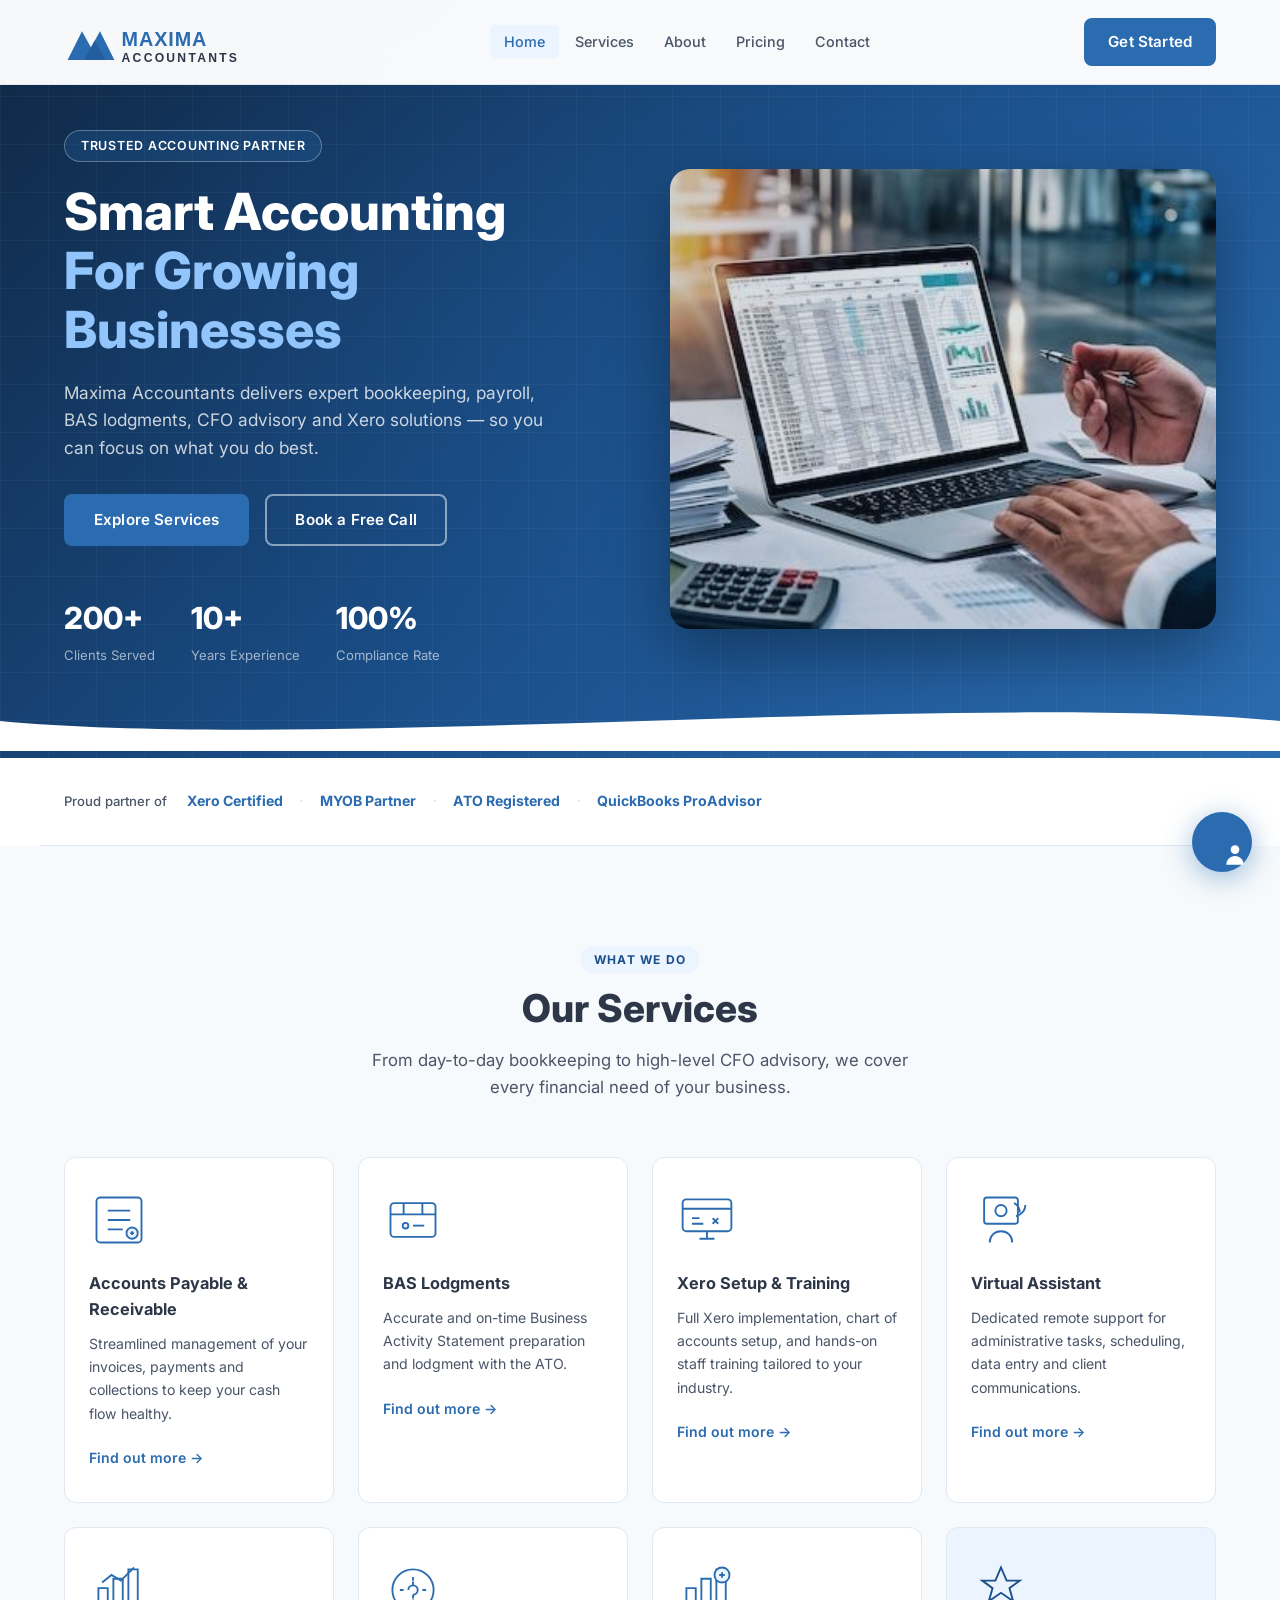
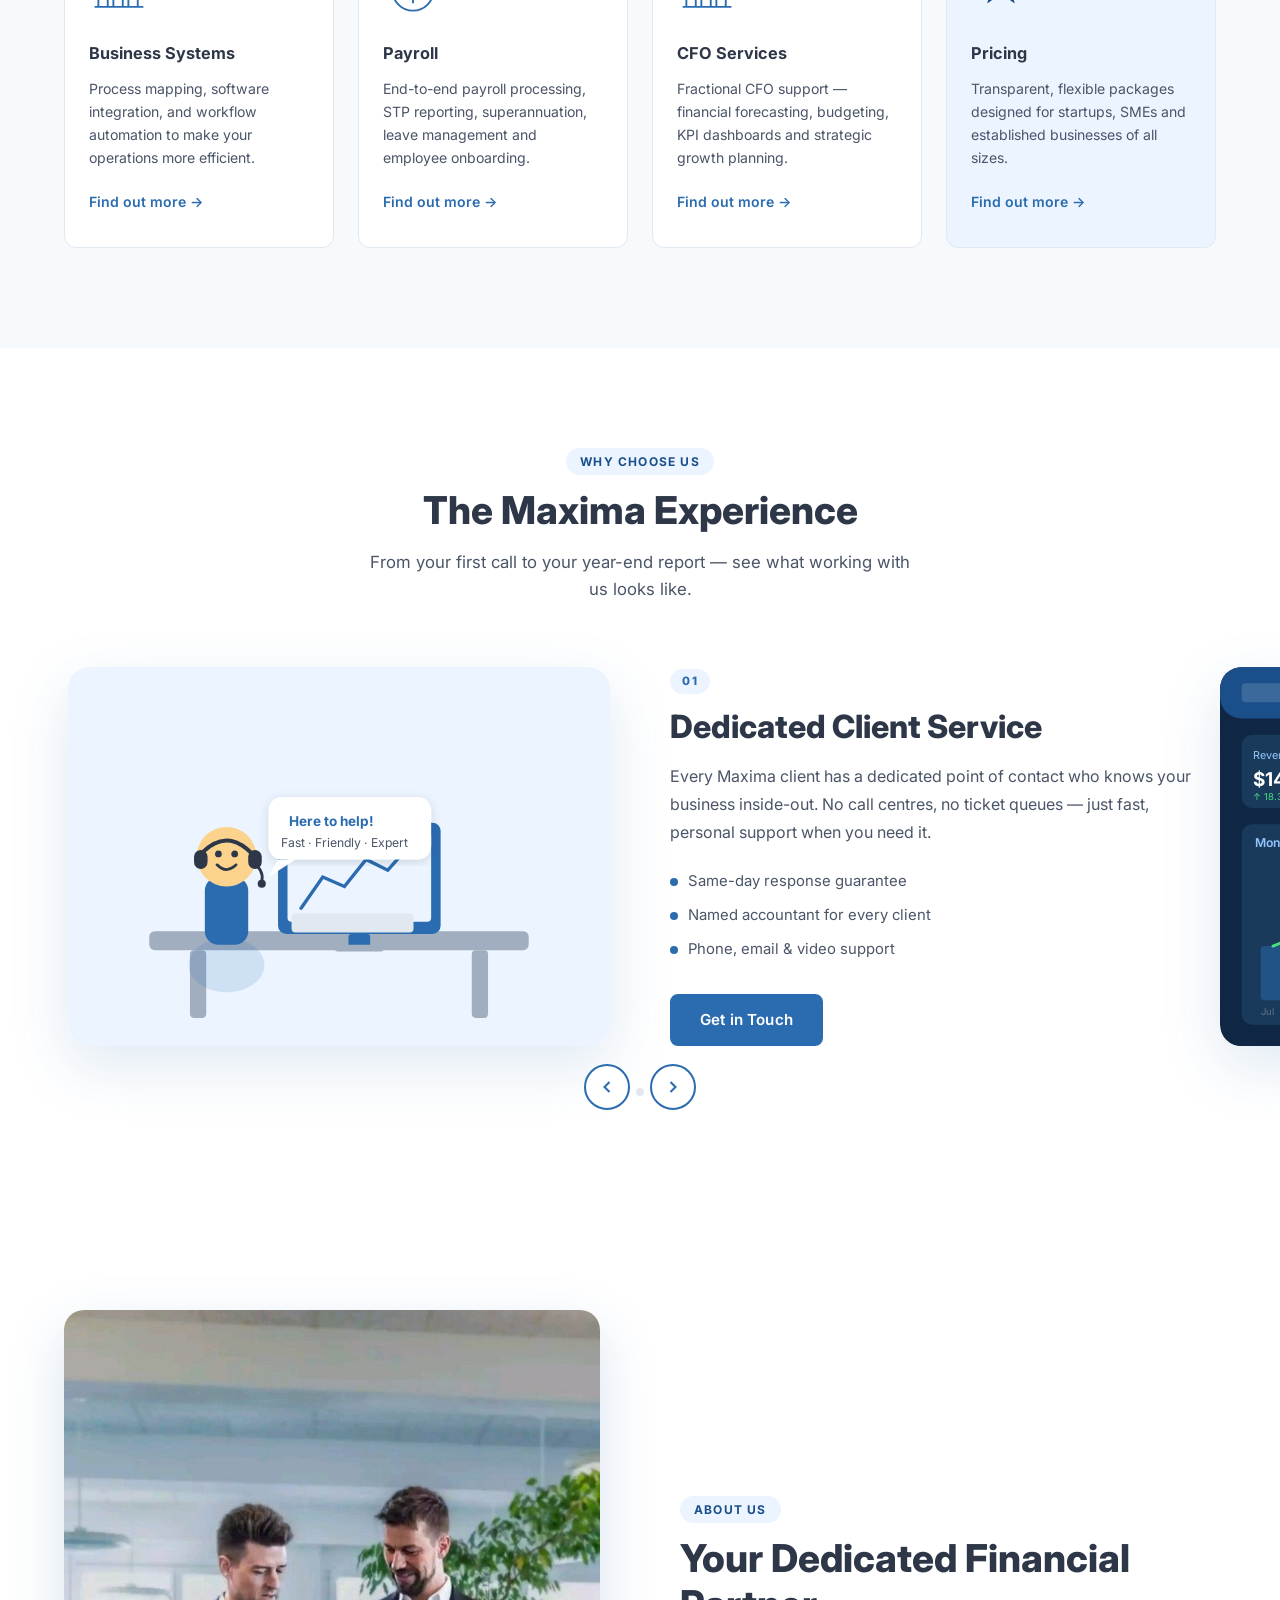
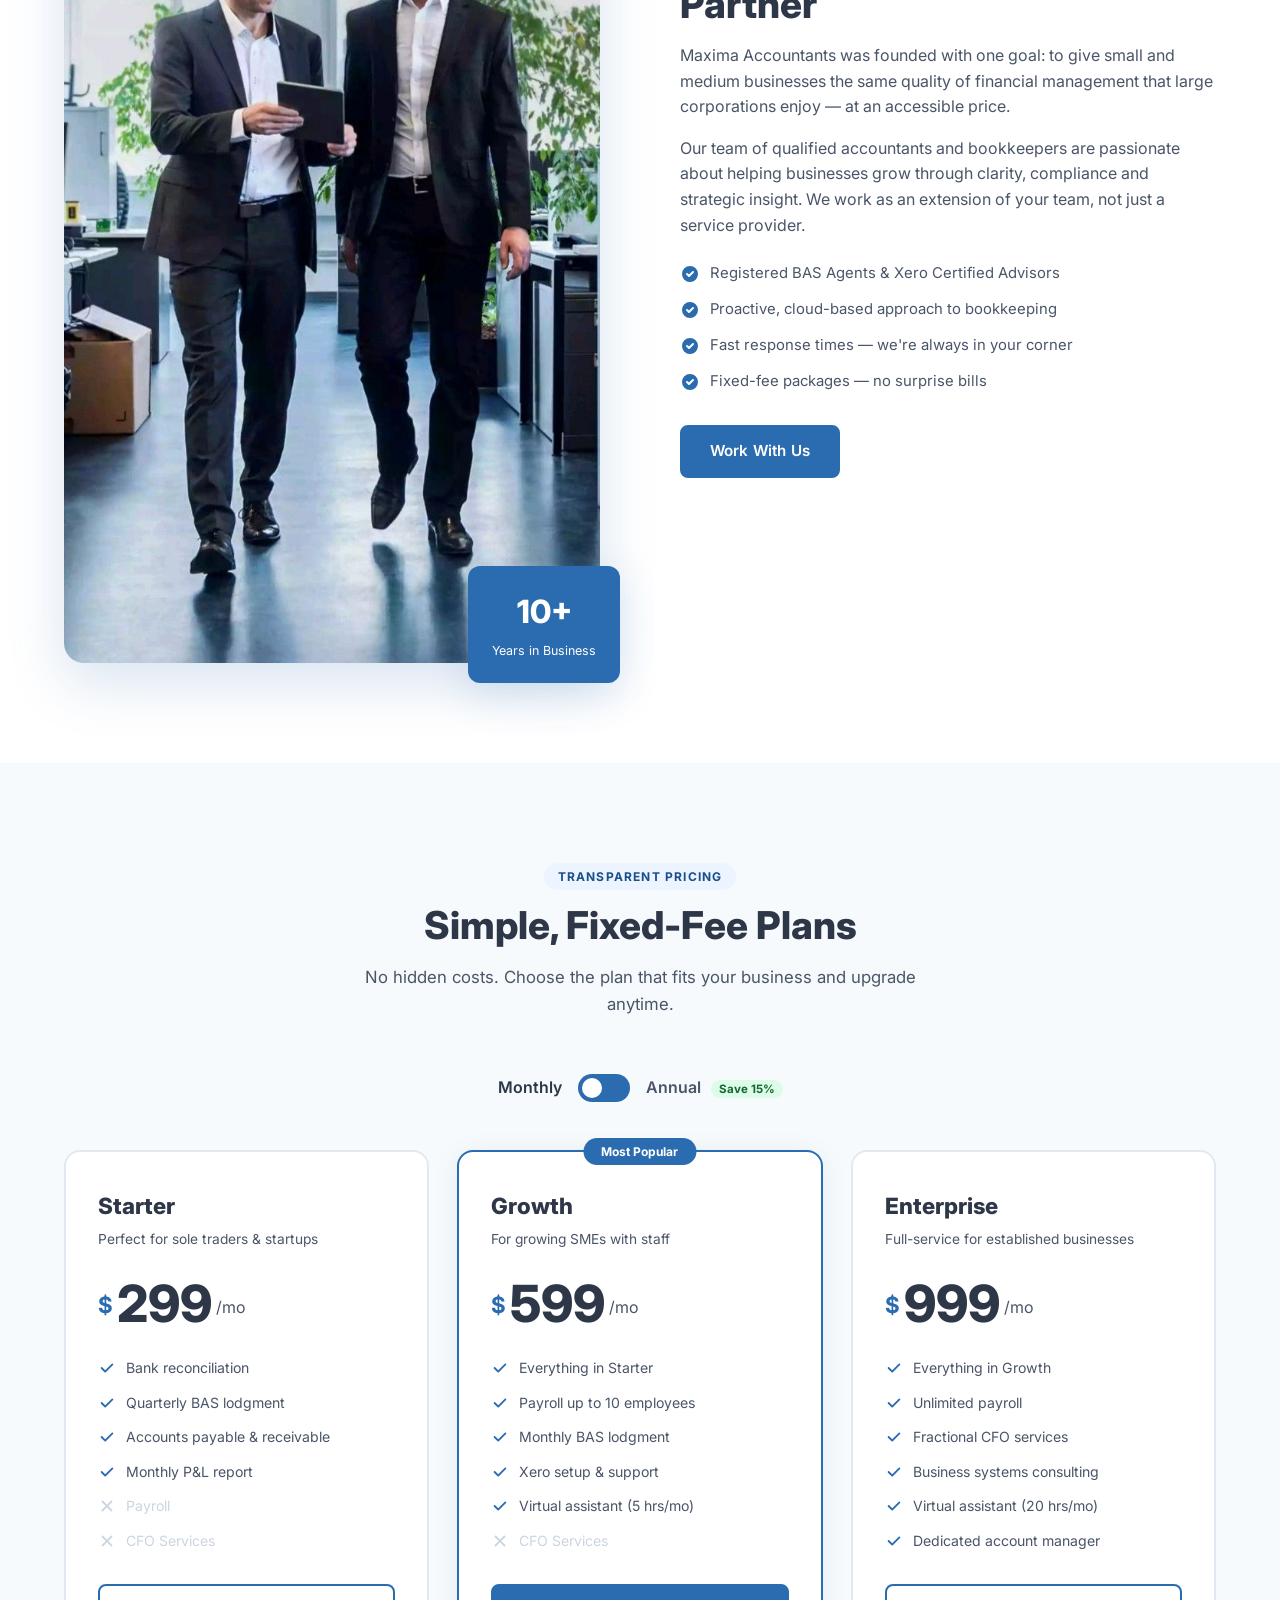
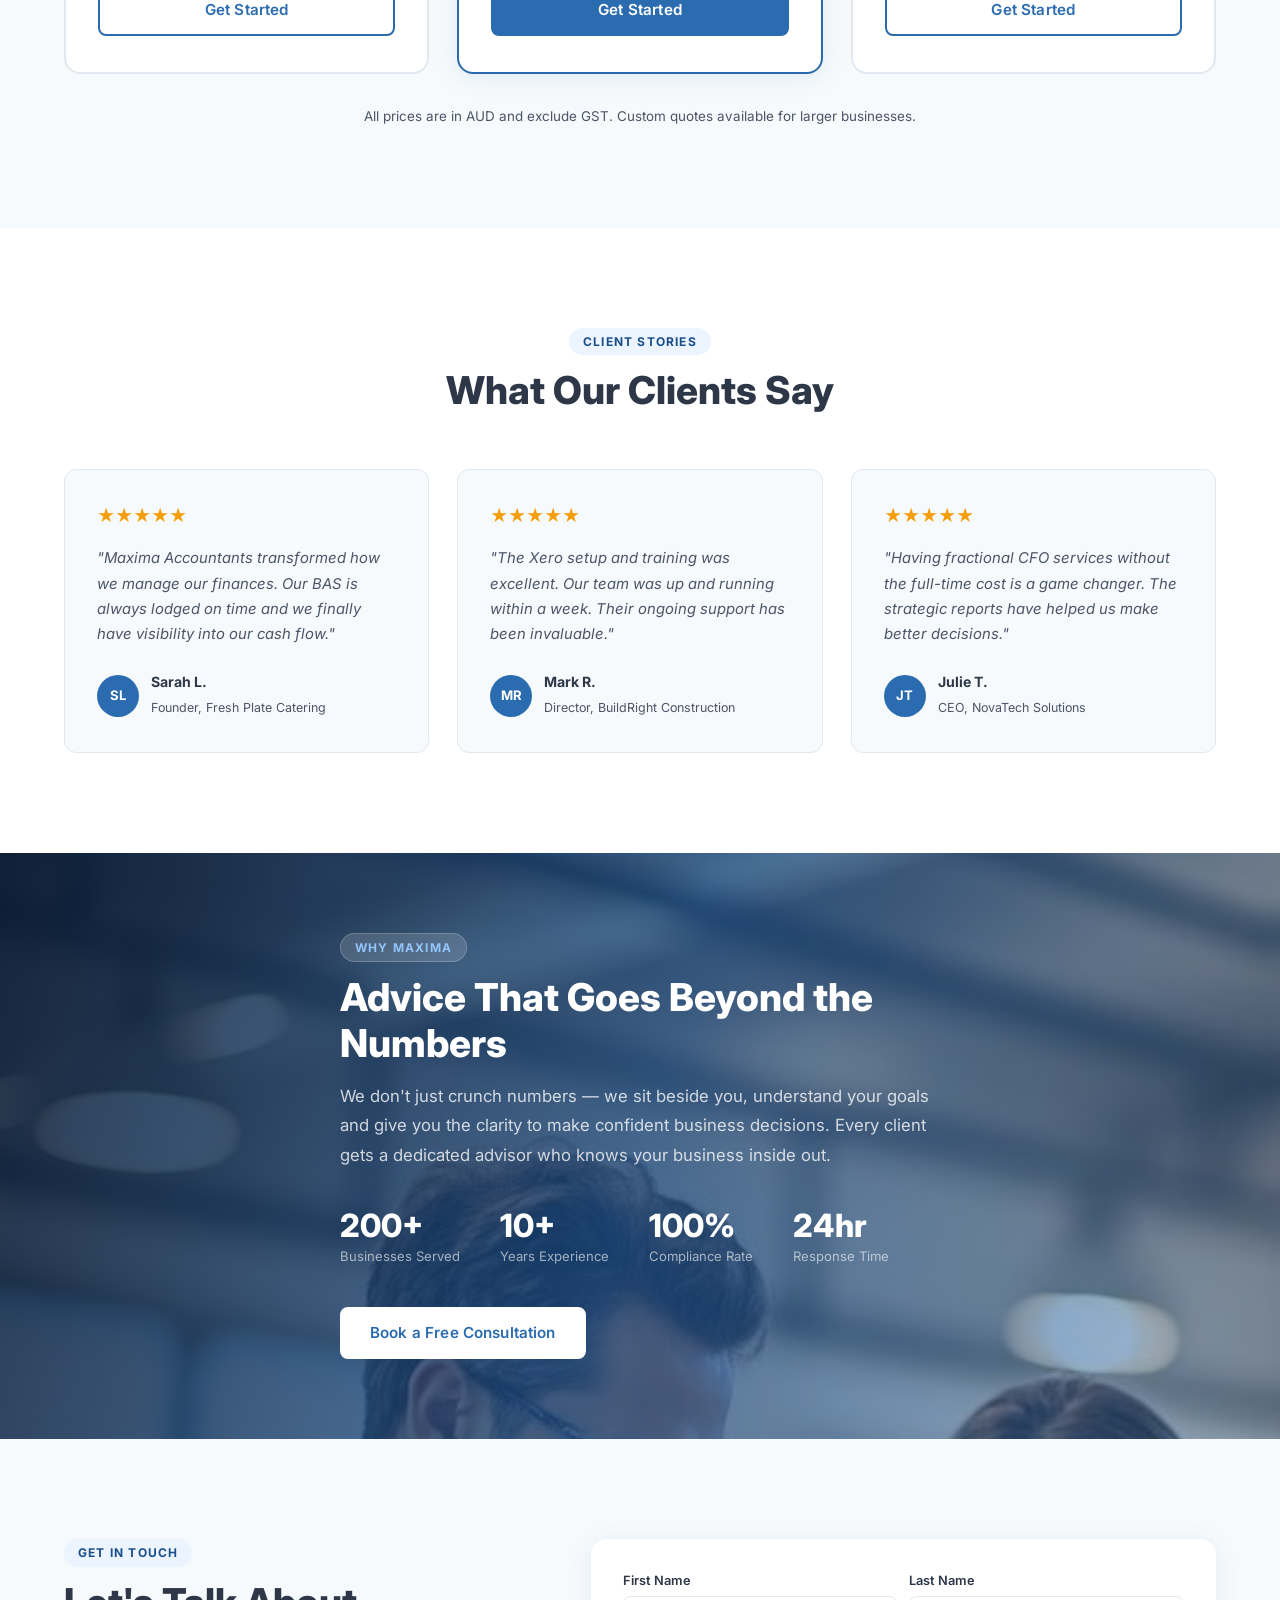
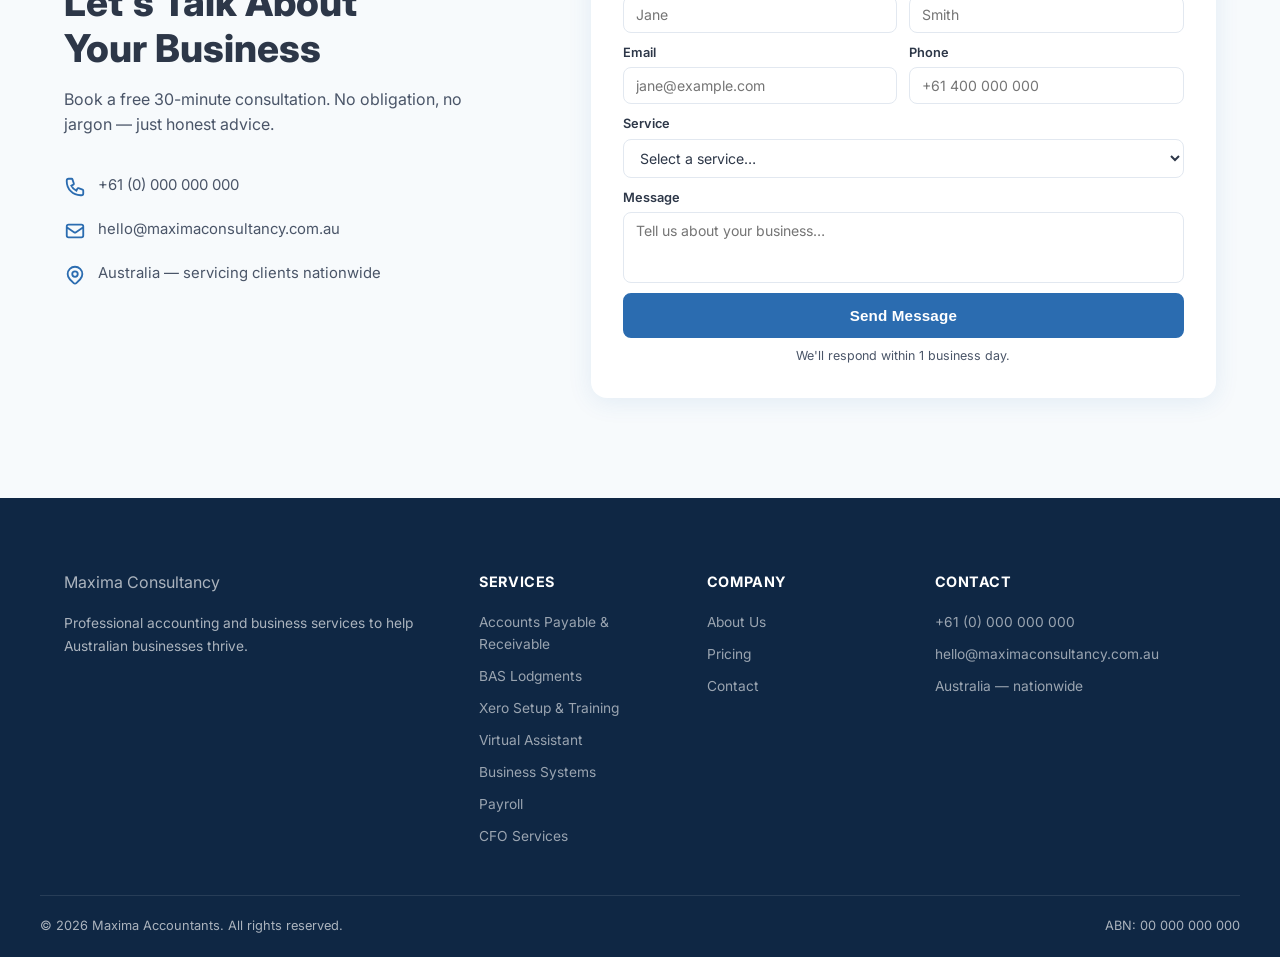
<file: index.html>
<!DOCTYPE html>
<html lang="en">
<head>
  <meta charset="UTF-8" />
  <meta name="viewport" content="width=device-width, initial-scale=1.0"/>
  <title>Maxima Accountants – Accounting & Business Services</title>
  <meta name="description" content="Maxima Accountants provides professional accounting, bookkeeping, payroll, BAS lodgments, Xero setup, CFO services and more."/>
  <link rel="stylesheet" href="css/style.css"/>
  <link rel="preconnect" href="https://fonts.googleapis.com"/>
  <link href="https://fonts.googleapis.com/css2?family=Inter:wght@300;400;500;600;700;800&display=swap" rel="stylesheet"/>
</head>
<body>

  <!-- NAV -->
  <header class="header" id="header">
    <nav class="nav container">
      <a href="index.html" class="nav__logo">
        <img src="images/logo.svg" alt="Maxima Accountants" onerror="this.style.display='none';this.nextElementSibling.style.display='flex'"/>
        <span class="nav__logo-text" style="display:none">
          <span class="logo-max">MAXIMA</span>
          <small class="logo-sub">Accountants</small>
        </span>
      </a>
      <ul class="nav__menu" id="navMenu">
        <li><a href="#home" class="nav__link">Home</a></li>
        <li><a href="#services" class="nav__link">Services</a></li>
        <li><a href="#about" class="nav__link">About</a></li>
        <li><a href="#pricing" class="nav__link">Pricing</a></li>
        <li><a href="#contact" class="nav__link">Contact</a></li>
      </ul>
      <a href="#contact" class="btn btn--primary nav__cta">Get Started</a>
      <button class="nav__toggle" id="navToggle" aria-label="Toggle menu">
        <span></span><span></span><span></span>
      </button>
    </nav>
  </header>

  <!-- HERO -->
  <section class="hero" id="home">
    <div class="hero__bg"></div>
    <div class="container hero__content">
      <div class="hero__text">
        <span class="hero__badge">Trusted Accounting Partner</span>
        <h1 class="hero__title">Smart Accounting<br/><span>For Growing Businesses</span></h1>
        <p class="hero__desc">Maxima Accountants delivers expert bookkeeping, payroll, BAS lodgments, CFO advisory and Xero solutions — so you can focus on what you do best.</p>
        <div class="hero__actions">
          <a href="#services" class="btn btn--primary">Explore Services</a>
          <a href="#contact" class="btn btn--outline">Book a Free Call</a>
        </div>
        <div class="hero__stats">
          <div class="stat"><strong>200+</strong><span>Clients Served</span></div>
          <div class="stat"><strong>10+</strong><span>Years Experience</span></div>
          <div class="stat"><strong>100%</strong><span>Compliance Rate</span></div>
        </div>
      </div>
      <div class="hero__visual">
        <div class="hero__img-wrap">
          <img src="images/1.jpg" alt="Accountant reviewing financial reports on laptop" class="hero__photo"/>
          <div class="hero__img-overlay"></div>
        </div>
      </div>
    </div>
    <div class="hero__wave">
      <svg viewBox="0 0 1440 80" preserveAspectRatio="none"><path d="M0,40 C360,80 1080,0 1440,40 L1440,80 L0,80 Z" fill="#ffffff"/></svg>
    </div>
  </section>

  <!-- TRUST BAR -->
  <section class="trust container">
    <p class="trust__label">Proud partner of</p>
    <div class="trust__logos">
      <span class="trust__logo">Xero Certified</span>
      <span class="trust__sep">·</span>
      <span class="trust__logo">MYOB Partner</span>
      <span class="trust__sep">·</span>
      <span class="trust__logo">ATO Registered</span>
      <span class="trust__sep">·</span>
      <span class="trust__logo">QuickBooks ProAdvisor</span>
    </div>
  </section>

  <!-- SERVICES -->
  <section class="services" id="services">
    <div class="container">
      <div class="section-header">
        <span class="section-badge">What We Do</span>
        <h2 class="section-title">Our Services</h2>
        <p class="section-desc">From day-to-day bookkeeping to high-level CFO advisory, we cover every financial need of your business.</p>
      </div>
      <div class="services__grid">

        <div class="service-card" data-service="accounts">
          <div class="service-card__icon">
            <svg viewBox="0 0 64 64" fill="none" stroke="#2B6CB0" stroke-width="2">
              <rect x="8" y="8" width="48" height="48" rx="4"/>
              <path d="M20 32h24M20 22h24M20 42h16"/>
              <circle cx="46" cy="46" r="6" fill="#EBF4FF" stroke="#2B6CB0"/>
              <path d="M44 46h4M46 44v4"/>
            </svg>
          </div>
          <h3>Accounts Payable &amp; Receivable</h3>
          <p>Streamlined management of your invoices, payments and collections to keep your cash flow healthy.</p>
          <a href="services/accounts.html" class="service-card__link">Find out more →</a>
        </div>

        <div class="service-card" data-service="bas">
          <div class="service-card__icon">
            <svg viewBox="0 0 64 64" fill="none" stroke="#2B6CB0" stroke-width="2">
              <rect x="8" y="14" width="48" height="36" rx="4"/>
              <path d="M8 26h48M22 14v12M42 14v12"/>
              <circle cx="24" cy="38" r="3" fill="#EBF4FF" stroke="#2B6CB0"/>
              <path d="M32 38h12"/>
            </svg>
          </div>
          <h3>BAS Lodgments</h3>
          <p>Accurate and on-time Business Activity Statement preparation and lodgment with the ATO.</p>
          <a href="services/bas.html" class="service-card__link">Find out more →</a>
        </div>

        <div class="service-card" data-service="xero">
          <div class="service-card__icon">
            <svg viewBox="0 0 64 64" fill="none" stroke="#2B6CB0" stroke-width="2">
              <rect x="6" y="10" width="52" height="34" rx="4"/>
              <path d="M6 20h52M16 30h8M16 36h12M38 30l6 6M44 30l-6 6"/>
              <path d="M24 52h16M32 44v8"/>
            </svg>
          </div>
          <h3>Xero Setup &amp; Training</h3>
          <p>Full Xero implementation, chart of accounts setup, and hands-on staff training tailored to your industry.</p>
          <a href="services/xero.html" class="service-card__link">Find out more →</a>
        </div>

        <div class="service-card" data-service="virtual">
          <div class="service-card__icon">
            <svg viewBox="0 0 64 64" fill="none" stroke="#2B6CB0" stroke-width="2">
              <rect x="14" y="8" width="36" height="28" rx="3"/>
              <circle cx="32" cy="22" r="6"/>
              <path d="M20 56c0-7 5-12 12-12s12 5 12 12"/>
              <path d="M46 14c4 2 6 6 6 10M48 28c6-2 10-6 10-12"/>
            </svg>
          </div>
          <h3>Virtual Assistant</h3>
          <p>Dedicated remote support for administrative tasks, scheduling, data entry and client communications.</p>
          <a href="services/virtual.html" class="service-card__link">Find out more →</a>
        </div>

        <div class="service-card" data-service="business">
          <div class="service-card__icon">
            <svg viewBox="0 0 64 64" fill="none" stroke="#2B6CB0" stroke-width="2">
              <path d="M10 50 L10 30 L20 30 L20 50"/>
              <path d="M26 50 L26 20 L36 20 L36 50"/>
              <path d="M42 50 L42 10 L52 10 L52 50"/>
              <path d="M6 50h52"/>
              <path d="M14 24l10-8 10 6 14-14"/>
            </svg>
          </div>
          <h3>Business Systems</h3>
          <p>Process mapping, software integration, and workflow automation to make your operations more efficient.</p>
          <a href="services/business.html" class="service-card__link">Find out more →</a>
        </div>

        <div class="service-card" data-service="payroll">
          <div class="service-card__icon">
            <svg viewBox="0 0 64 64" fill="none" stroke="#2B6CB0" stroke-width="2">
              <circle cx="32" cy="32" r="22"/>
              <path d="M32 18v4M32 42v4M18 32h4M42 32h4"/>
              <path d="M27 32c0-2.8 2.2-5 5-5s5 2.2 5 5-2.2 5-5 5"/>
              <path d="M32 27v-4M32 41v-4"/>
            </svg>
          </div>
          <h3>Payroll</h3>
          <p>End-to-end payroll processing, STP reporting, superannuation, leave management and employee onboarding.</p>
          <a href="services/payroll.html" class="service-card__link">Find out more →</a>
        </div>

        <div class="service-card" data-service="cfo">
          <div class="service-card__icon">
            <svg viewBox="0 0 64 64" fill="none" stroke="#2B6CB0" stroke-width="2">
              <path d="M10 50 L10 30 L20 30 L20 50"/>
              <path d="M26 50 L26 20 L36 20 L36 50"/>
              <path d="M42 50 L42 10 L52 10 L52 50"/>
              <path d="M6 50h52"/>
              <circle cx="48" cy="16" r="8" fill="#EBF4FF" stroke="#2B6CB0"/>
              <path d="M45 16h6M48 13v6"/>
            </svg>
          </div>
          <h3>CFO Services</h3>
          <p>Fractional CFO support — financial forecasting, budgeting, KPI dashboards and strategic growth planning.</p>
          <a href="services/cfo.html" class="service-card__link">Find out more →</a>
        </div>

        <div class="service-card service-card--cta" data-service="pricing">
          <div class="service-card__icon">
            <svg viewBox="0 0 64 64" fill="none" stroke="#2B6CB0" stroke-width="2">
              <path d="M32 8l6 14h14l-11 8 4 14-13-9-13 9 4-14L12 22h14z"/>
            </svg>
          </div>
          <h3>Pricing</h3>
          <p>Transparent, flexible packages designed for startups, SMEs and established businesses of all sizes.</p>
          <a href="#pricing" class="service-card__link">Find out more →</a>
        </div>

      </div>
    </div>
  </section>

  <!-- EXPERIENCE SLIDER -->
  <section class="exp-slider">
    <div class="container">
      <div class="section-header">
        <span class="section-badge">Why Choose Us</span>
        <h2 class="section-title">The Maxima Experience</h2>
        <p class="section-desc">From your first call to your year-end report — see what working with us looks like.</p>
      </div>
      <div class="slider-wrapper">
        <div class="slider-track" id="sliderTrack">

          <!-- SLIDE 1: Customer Service -->
          <div class="slide">
            <div class="slide__visual slide__visual--service">
              <div class="slide__scene">
                <!-- desk -->
                <rect x="60" y="200" width="280" height="12" rx="4" fill="#CBD5E0" xmlns="http://www.w3.org/2000/svg"/>
                <svg viewBox="0 0 400 280" fill="none" xmlns="http://www.w3.org/2000/svg">
                  <!-- background -->
                  <rect width="400" height="280" rx="16" fill="#EBF4FF"/>
                  <!-- desk -->
                  <rect x="60" y="195" width="280" height="14" rx="4" fill="#A0AEC0"/>
                  <rect x="90" y="209" width="12" height="50" rx="3" fill="#A0AEC0"/>
                  <rect x="298" y="209" width="12" height="50" rx="3" fill="#A0AEC0"/>
                  <!-- monitor -->
                  <rect x="155" y="115" width="120" height="82" rx="6" fill="#2B6CB0"/>
                  <rect x="162" y="122" width="106" height="66" rx="3" fill="#EBF4FF"/>
                  <!-- screen content - chart -->
                  <polyline points="172,178 188,155 204,162 220,142 236,150 252,132" stroke="#2B6CB0" stroke-width="2.5" stroke-linecap="round" fill="none"/>
                  <circle cx="252" cy="132" r="3.5" fill="#2B6CB0"/>
                  <!-- monitor stand -->
                  <rect x="207" y="197" width="16" height="10" rx="2" fill="#2B6CB0"/>
                  <rect x="197" y="205" width="36" height="5" rx="2" fill="#A0AEC0"/>
                  <!-- keyboard -->
                  <rect x="165" y="182" width="90" height="14" rx="3" fill="#E2E8F0"/>
                  <!-- person body -->
                  <ellipse cx="117" cy="220" rx="28" ry="20" fill="#2B6CB0" opacity=".15"/>
                  <rect x="101" y="155" width="32" height="50" rx="10" fill="#2B6CB0"/>
                  <!-- person head -->
                  <circle cx="117" cy="140" r="22" fill="#FBD38D"/>
                  <!-- headset band -->
                  <path d="M98 138 Q117 118 136 138" stroke="#2D3748" stroke-width="3" fill="none" stroke-linecap="round"/>
                  <!-- headset cups -->
                  <rect x="93" y="135" width="10" height="14" rx="5" fill="#2D3748"/>
                  <rect x="297" y="135" width="10" height="14" rx="5" fill="#2D3748" opacity="0"/>
                  <rect x="133" y="135" width="10" height="14" rx="5" fill="#2D3748"/>
                  <!-- mic -->
                  <path d="M136 144 Q145 150 143 158" stroke="#2D3748" stroke-width="2" fill="none" stroke-linecap="round"/>
                  <circle cx="143" cy="160" r="3" fill="#2D3748"/>
                  <!-- smile -->
                  <path d="M110 146 Q117 153 124 146" stroke="#2D3748" stroke-width="2" fill="none" stroke-linecap="round"/>
                  <!-- eyes -->
                  <circle cx="111" cy="138" r="2.5" fill="#2D3748"/>
                  <circle cx="123" cy="138" r="2.5" fill="#2D3748"/>
                  <!-- speech bubble -->
                  <rect x="148" y="96" width="120" height="46" rx="10" fill="white" filter="url(#s1)"/>
                  <polygon points="155,142 148,155 168,142" fill="white"/>
                  <text x="163" y="117" font-family="Inter,sans-serif" font-size="10" fill="#2B6CB0" font-weight="700">Here to help!</text>
                  <text x="157" y="133" font-family="Inter,sans-serif" font-size="9" fill="#4A5568">Fast · Friendly · Expert</text>
                  <defs><filter id="s1" x="-10%" y="-10%" width="120%" height="120%"><feDropShadow dx="0" dy="2" stdDeviation="4" flood-opacity=".12"/></filter></defs>
                </svg>
              </div>
            </div>
            <div class="slide__content">
              <span class="slide__num">01</span>
              <h3>Dedicated Client Service</h3>
              <p>Every Maxima client has a dedicated point of contact who knows your business inside-out. No call centres, no ticket queues — just fast, personal support when you need it.</p>
              <ul class="slide__points">
                <li>Same-day response guarantee</li>
                <li>Named accountant for every client</li>
                <li>Phone, email &amp; video support</li>
              </ul>
              <a href="#contact" class="btn btn--primary">Get in Touch</a>
            </div>
          </div>

          <!-- SLIDE 2: Accounting Dashboard -->
          <div class="slide">
            <div class="slide__visual slide__visual--dashboard">
              <svg viewBox="0 0 400 280" fill="none" xmlns="http://www.w3.org/2000/svg">
                <rect width="400" height="280" rx="16" fill="#0F2744"/>
                <!-- top bar -->
                <rect x="0" y="0" width="400" height="38" rx="16" fill="#1A4F8A"/>
                <rect x="16" y="12" width="80" height="14" rx="3" fill="white" opacity=".15"/>
                <circle cx="356" cy="19" r="10" fill="#2B6CB0"/>
                <circle cx="376" cy="19" r="10" fill="#2B6CB0" opacity=".6"/>
                <!-- KPI cards -->
                <rect x="16" y="50" width="80" height="54" rx="8" fill="#1A3A5C"/>
                <text x="24" y="68" font-family="Inter,sans-serif" font-size="8" fill="#93C5FD">Revenue</text>
                <text x="24" y="88" font-family="Inter,sans-serif" font-size="14" fill="white" font-weight="700">$142k</text>
                <text x="24" y="98" font-family="Inter,sans-serif" font-size="7" fill="#4ADE80">↑ 18.3%</text>

                <rect x="106" y="50" width="80" height="54" rx="8" fill="#1A3A5C"/>
                <text x="114" y="68" font-family="Inter,sans-serif" font-size="8" fill="#93C5FD">Expenses</text>
                <text x="114" y="88" font-family="Inter,sans-serif" font-size="14" fill="white" font-weight="700">$68k</text>
                <text x="114" y="98" font-family="Inter,sans-serif" font-size="7" fill="#F87171">↓ 5.1%</text>

                <rect x="196" y="50" width="80" height="54" rx="8" fill="#1A3A5C"/>
                <text x="204" y="68" font-family="Inter,sans-serif" font-size="8" fill="#93C5FD">Net Profit</text>
                <text x="204" y="88" font-family="Inter,sans-serif" font-size="14" fill="white" font-weight="700">$74k</text>
                <text x="204" y="98" font-family="Inter,sans-serif" font-size="7" fill="#4ADE80">↑ 24.7%</text>

                <rect x="286" y="50" width="98" height="54" rx="8" fill="#2B6CB0"/>
                <text x="294" y="68" font-family="Inter,sans-serif" font-size="8" fill="#BFDBFE">Cash Position</text>
                <text x="294" y="88" font-family="Inter,sans-serif" font-size="14" fill="white" font-weight="700">$203k</text>
                <text x="294" y="98" font-family="Inter,sans-serif" font-size="7" fill="#4ADE80">↑ Strong</text>

                <!-- bar chart -->
                <rect x="16" y="116" width="224" height="148" rx="8" fill="#1A3A5C"/>
                <text x="26" y="133" font-family="Inter,sans-serif" font-size="9" fill="#93C5FD" font-weight="600">Monthly Revenue</text>
                <!-- bars -->
                <rect x="30" y="206" width="18" height="40" rx="3" fill="#2B6CB0" opacity=".5"/>
                <rect x="56" y="196" width="18" height="50" rx="3" fill="#2B6CB0" opacity=".6"/>
                <rect x="82" y="185" width="18" height="61" rx="3" fill="#2B6CB0" opacity=".7"/>
                <rect x="108" y="178" width="18" height="68" rx="3" fill="#2B6CB0" opacity=".8"/>
                <rect x="134" y="165" width="18" height="81" rx="3" fill="#2B6CB0" opacity=".9"/>
                <rect x="160" y="152" width="18" height="94" rx="3" fill="#2B6CB0"/>
                <rect x="186" y="143" width="18" height="103" rx="3" fill="#60A5FA"/>
                <!-- line overlay -->
                <polyline points="39,206 65,196 91,182 117,175 143,162 169,149 195,140" stroke="#4ADE80" stroke-width="2" fill="none" stroke-linecap="round"/>
                <!-- x labels -->
                <text x="30" y="257" font-family="Inter,sans-serif" font-size="7" fill="#64748B">Jul</text>
                <text x="56" y="257" font-family="Inter,sans-serif" font-size="7" fill="#64748B">Aug</text>
                <text x="82" y="257" font-family="Inter,sans-serif" font-size="7" fill="#64748B">Sep</text>
                <text x="108" y="257" font-family="Inter,sans-serif" font-size="7" fill="#64748B">Oct</text>
                <text x="134" y="257" font-family="Inter,sans-serif" font-size="7" fill="#64748B">Nov</text>
                <text x="160" y="257" font-family="Inter,sans-serif" font-size="7" fill="#64748B">Dec</text>
                <text x="184" y="257" font-family="Inter,sans-serif" font-size="7" fill="#60A5FA">Jan</text>

                <!-- donut chart -->
                <rect x="250" y="116" width="134" height="148" rx="8" fill="#1A3A5C"/>
                <text x="260" y="133" font-family="Inter,sans-serif" font-size="9" fill="#93C5FD" font-weight="600">Expense Split</text>
                <circle cx="317" cy="192" r="36" fill="none" stroke="#2B6CB0" stroke-width="14" stroke-dasharray="113 113"/>
                <circle cx="317" cy="192" r="36" fill="none" stroke="#60A5FA" stroke-width="14" stroke-dasharray="57 169" stroke-dashoffset="-113"/>
                <circle cx="317" cy="192" r="36" fill="none" stroke="#4ADE80" stroke-width="14" stroke-dasharray="40 186" stroke-dashoffset="-170"/>
                <circle cx="317" cy="192" r="22" fill="#1A3A5C"/>
                <text x="307" y="196" font-family="Inter,sans-serif" font-size="9" fill="white" font-weight="700">52%</text>
                <!-- legend -->
                <rect x="258" y="242" width="8" height="8" rx="2" fill="#2B6CB0"/>
                <text x="270" y="250" font-family="Inter,sans-serif" font-size="7.5" fill="#94A3B8">Wages</text>
                <rect x="300" y="242" width="8" height="8" rx="2" fill="#60A5FA"/>
                <text x="312" y="250" font-family="Inter,sans-serif" font-size="7.5" fill="#94A3B8">Rent</text>
                <rect x="336" y="242" width="8" height="8" rx="2" fill="#4ADE80"/>
                <text x="348" y="250" font-family="Inter,sans-serif" font-size="7.5" fill="#94A3B8">Other</text>
              </svg>
            </div>
            <div class="slide__content">
              <span class="slide__num">02</span>
              <h3>Real-Time Accounting Dashboard</h3>
              <p>See your full financial picture at a glance — revenue, expenses, cash position and profit — updated in real time via Xero. No more waiting until tax time to know how your business is performing.</p>
              <ul class="slide__points">
                <li>Live Xero-powered data</li>
                <li>KPI cards &amp; trend charts</li>
                <li>Accessible on any device</li>
              </ul>
              <a href="services/xero.html" class="btn btn--primary">Set Up Xero</a>
            </div>
          </div>

          <!-- SLIDE 3: Reporting -->
          <div class="slide">
            <div class="slide__visual slide__visual--reporting">
              <svg viewBox="0 0 400 280" fill="none" xmlns="http://www.w3.org/2000/svg">
                <rect width="400" height="280" rx="16" fill="#F7FAFC"/>
                <!-- report page shadow -->
                <rect x="90" y="36" width="224" height="216" rx="10" fill="#E2E8F0"/>
                <!-- report page -->
                <rect x="80" y="28" width="224" height="216" rx="10" fill="white" filter="url(#rs)"/>
                <!-- header stripe -->
                <rect x="80" y="28" width="224" height="40" rx="10" fill="#2B6CB0"/>
                <rect x="80" y="54" width="224" height="14" fill="#2B6CB0"/>
                <text x="100" y="54" font-family="Inter,sans-serif" font-size="11" fill="white" font-weight="700">Management Report — Q2 FY2026</text>
                <text x="100" y="66" font-family="Inter,sans-serif" font-size="8" fill="#BFDBFE">Prepared by Maxima Accountants</text>
                <!-- section 1 -->
                <text x="100" y="90" font-family="Inter,sans-serif" font-size="8" fill="#2B6CB0" font-weight="700">PROFIT &amp; LOSS SUMMARY</text>
                <rect x="100" y="94" width="180" height="1" fill="#E2E8F0"/>
                <text x="100" y="108" font-family="Inter,sans-serif" font-size="8" fill="#4A5568">Total Revenue</text>
                <text x="244" y="108" font-family="Inter,sans-serif" font-size="8" fill="#2D3748" font-weight="600">$142,500</text>
                <text x="100" y="120" font-family="Inter,sans-serif" font-size="8" fill="#4A5568">Cost of Goods Sold</text>
                <text x="244" y="120" font-family="Inter,sans-serif" font-size="8" fill="#2D3748" font-weight="600">($48,200)</text>
                <text x="100" y="132" font-family="Inter,sans-serif" font-size="8" fill="#4A5568">Gross Profit</text>
                <text x="244" y="132" font-family="Inter,sans-serif" font-size="8" fill="#2B6CB0" font-weight="700">$94,300</text>
                <rect x="100" y="136" width="180" height="1" fill="#E2E8F0"/>
                <!-- mini chart -->
                <text x="100" y="153" font-family="Inter,sans-serif" font-size="8" fill="#2B6CB0" font-weight="700">CASH FLOW TREND</text>
                <rect x="100" y="172" width="22" height="28" rx="2" fill="#2B6CB0" opacity=".3"/>
                <rect x="128" y="162" width="22" height="38" rx="2" fill="#2B6CB0" opacity=".5"/>
                <rect x="156" y="155" width="22" height="45" rx="2" fill="#2B6CB0" opacity=".7"/>
                <rect x="184" y="145" width="22" height="55" rx="2" fill="#2B6CB0" opacity=".9"/>
                <rect x="212" y="135" width="22" height="65" rx="2" fill="#2B6CB0"/>
                <polyline points="111,172 139,162 167,155 195,145 223,135" stroke="#4ADE80" stroke-width="2" fill="none" stroke-linecap="round"/>
                <!-- section 3 -->
                <text x="100" y="218" font-family="Inter,sans-serif" font-size="8" fill="#2B6CB0" font-weight="700">KEY INSIGHTS</text>
                <rect x="100" y="222" width="180" height="1" fill="#E2E8F0"/>
                <text x="100" y="234" font-family="Inter,sans-serif" font-size="7.5" fill="#4A5568">• Revenue up 18.3% vs prior quarter</text>
                <text x="100" y="244" font-family="Inter,sans-serif" font-size="7.5" fill="#4A5568">• Operating costs reduced by 5.1%</text>
                <!-- stamp -->
                <rect x="254" y="218" width="44" height="22" rx="4" fill="#DCFCE7" stroke="#4ADE80" stroke-width="1.5"/>
                <text x="261" y="233" font-family="Inter,sans-serif" font-size="8" fill="#166534" font-weight="700">REVIEWED</text>
                <defs><filter id="rs" x="-5%" y="-5%" width="110%" height="110%"><feDropShadow dx="0" dy="4" stdDeviation="8" flood-opacity=".10"/></filter></defs>
              </svg>
            </div>
            <div class="slide__content">
              <span class="slide__num">03</span>
              <h3>Clear, Actionable Reporting</h3>
              <p>Our management reports don't just show numbers — they tell the story behind your business performance. Monthly P&amp;L, cash flow analysis and KPI commentary delivered on time, every time.</p>
              <ul class="slide__points">
                <li>Monthly P&amp;L &amp; balance sheet</li>
                <li>Variance vs budget analysis</li>
                <li>Plain-English commentary</li>
              </ul>
              <a href="services/cfo.html" class="btn btn--primary">Learn More</a>
            </div>
          </div>

          <!-- SLIDE 4: Happy CFO -->
          <div class="slide">
            <div class="slide__visual slide__visual--cfo">
              <svg viewBox="0 0 400 280" fill="none" xmlns="http://www.w3.org/2000/svg">
                <rect width="400" height="280" rx="16" fill="#EBF4FF"/>
                <!-- big upward arrow background -->
                <path d="M60 240 L200 60 L340 240" fill="#2B6CB0" opacity=".06"/>
                <!-- grid lines -->
                <line x1="60" y1="240" x2="340" y2="240" stroke="#CBD5E0" stroke-width="1"/>
                <line x1="60" y1="200" x2="340" y2="200" stroke="#CBD5E0" stroke-width="1" stroke-dasharray="4 4"/>
                <line x1="60" y1="160" x2="340" y2="160" stroke="#CBD5E0" stroke-width="1" stroke-dasharray="4 4"/>
                <line x1="60" y1="120" x2="340" y2="120" stroke="#CBD5E0" stroke-width="1" stroke-dasharray="4 4"/>
                <!-- area fill -->
                <path d="M80,220 L120,205 L160,188 L200,168 L240,148 L280,122 L320,98 L320,240 L80,240 Z" fill="#2B6CB0" opacity=".12"/>
                <!-- main line -->
                <polyline points="80,220 120,205 160,188 200,168 240,148 280,122 320,98" stroke="#2B6CB0" stroke-width="3" stroke-linecap="round" stroke-linejoin="round" fill="none"/>
                <!-- dots -->
                <circle cx="80"  cy="220" r="5" fill="white" stroke="#2B6CB0" stroke-width="2.5"/>
                <circle cx="120" cy="205" r="5" fill="white" stroke="#2B6CB0" stroke-width="2.5"/>
                <circle cx="160" cy="188" r="5" fill="white" stroke="#2B6CB0" stroke-width="2.5"/>
                <circle cx="200" cy="168" r="5" fill="white" stroke="#2B6CB0" stroke-width="2.5"/>
                <circle cx="240" cy="148" r="5" fill="white" stroke="#2B6CB0" stroke-width="2.5"/>
                <circle cx="280" cy="122" r="5" fill="white" stroke="#2B6CB0" stroke-width="2.5"/>
                <circle cx="320" cy="98"  r="7" fill="#2B6CB0" stroke="white" stroke-width="2.5"/>
                <!-- value callout -->
                <rect x="286" y="60" width="76" height="28" rx="8" fill="#2B6CB0"/>
                <polygon points="320,88 314,96 326,96" fill="#2B6CB0"/>
                <text x="300" y="79" font-family="Inter,sans-serif" font-size="12" fill="white" font-weight="800">+142%</text>
                <!-- person -->
                <circle cx="200" cy="52" r="26" fill="#FBD38D"/>
                <!-- big smile -->
                <path d="M188 58 Q200 70 212 58" stroke="#2D3748" stroke-width="2.5" fill="none" stroke-linecap="round"/>
                <!-- eyes happy -->
                <path d="M191 46 Q193 44 195 46" stroke="#2D3748" stroke-width="2" fill="none" stroke-linecap="round"/>
                <path d="M205 46 Q207 44 209 46" stroke="#2D3748" stroke-width="2" fill="none" stroke-linecap="round"/>
                <!-- eyebrows happy raised -->
                <path d="M189 41 Q193 38 197 40" stroke="#2D3748" stroke-width="1.5" fill="none" stroke-linecap="round"/>
                <path d="M203 40 Q207 38 211 41" stroke="#2D3748" stroke-width="1.5" fill="none" stroke-linecap="round"/>
                <!-- suit -->
                <rect x="178" y="76" width="44" height="34" rx="8" fill="#1A4F8A"/>
                <!-- tie -->
                <polygon points="200,80 204,84 200,96 196,84" fill="#60A5FA"/>
                <!-- thumbs up -->
                <text x="234" y="72" font-family="serif" font-size="22">👍</text>
                <!-- stars -->
                <text x="136" y="44" font-family="serif" font-size="16">⭐</text>
                <text x="246" y="40" font-family="serif" font-size="13">⭐</text>
                <text x="152" y="28" font-family="serif" font-size="10">⭐</text>
              </svg>
            </div>
            <div class="slide__content">
              <span class="slide__num">04</span>
              <h3>A Happy, Confident CFO</h3>
              <p>When your finances are in expert hands, you stop guessing and start growing. Our CFO advisory service gives you the insight, forecasts and strategic confidence to lead your business forward with clarity.</p>
              <ul class="slide__points">
                <li>Fractional CFO from $999/mo</li>
                <li>Budgets, forecasts &amp; scenario plans</li>
                <li>Strategic advisory board support</li>
              </ul>
              <a href="services/cfo.html" class="btn btn--primary">Meet Your CFO</a>
            </div>
          </div>

        </div><!-- /slider-track -->

        <!-- Controls -->
        <button class="slider-btn slider-btn--prev" id="sliderPrev" aria-label="Previous">
          <svg viewBox="0 0 24 24" fill="none" stroke="currentColor" stroke-width="2.5"><path d="M15 18l-6-6 6-6"/></svg>
        </button>
        <button class="slider-btn slider-btn--next" id="sliderNext" aria-label="Next">
          <svg viewBox="0 0 24 24" fill="none" stroke="currentColor" stroke-width="2.5"><path d="M9 18l6-6-6-6"/></svg>
        </button>

        <!-- Dots -->
        <div class="slider-dots" id="sliderDots">
          <button class="dot active" data-index="0" aria-label="Slide 1"></button>
          <button class="dot" data-index="1" aria-label="Slide 2"></button>
          <button class="dot" data-index="2" aria-label="Slide 3"></button>
          <button class="dot" data-index="3" aria-label="Slide 4"></button>
        </div>
      </div>
    </div>
  </section>

  <!-- ABOUT -->
  <section class="about" id="about">
    <div class="container about__grid">
      <div class="about__visual">
        <div class="about__img-wrap">
          <img src="images/bd42af75aac48ebf6bb0f22b55397046.jpg" alt="Maxima Accountants team" class="about__photo"/>
          <div class="about__badge-float">
            <strong>10+</strong><span>Years in Business</span>
          </div>
        </div>
      </div>
      <div class="about__text">
        <span class="section-badge">About Us</span>
        <h2 class="section-title">Your Dedicated Financial Partner</h2>
        <p>Maxima Accountants was founded with one goal: to give small and medium businesses the same quality of financial management that large corporations enjoy — at an accessible price.</p>
        <p>Our team of qualified accountants and bookkeepers are passionate about helping businesses grow through clarity, compliance and strategic insight. We work as an extension of your team, not just a service provider.</p>
        <ul class="about__list">
          <li>
            <svg viewBox="0 0 20 20" fill="currentColor"><path fill-rule="evenodd" d="M10 18a8 8 0 100-16 8 8 0 000 16zm3.707-9.293a1 1 0 00-1.414-1.414L9 10.586 7.707 9.293a1 1 0 00-1.414 1.414l2 2a1 1 0 001.414 0l4-4z" clip-rule="evenodd"/></svg>
            Registered BAS Agents &amp; Xero Certified Advisors
          </li>
          <li>
            <svg viewBox="0 0 20 20" fill="currentColor"><path fill-rule="evenodd" d="M10 18a8 8 0 100-16 8 8 0 000 16zm3.707-9.293a1 1 0 00-1.414-1.414L9 10.586 7.707 9.293a1 1 0 00-1.414 1.414l2 2a1 1 0 001.414 0l4-4z" clip-rule="evenodd"/></svg>
            Proactive, cloud-based approach to bookkeeping
          </li>
          <li>
            <svg viewBox="0 0 20 20" fill="currentColor"><path fill-rule="evenodd" d="M10 18a8 8 0 100-16 8 8 0 000 16zm3.707-9.293a1 1 0 00-1.414-1.414L9 10.586 7.707 9.293a1 1 0 00-1.414 1.414l2 2a1 1 0 001.414 0l4-4z" clip-rule="evenodd"/></svg>
            Fast response times — we're always in your corner
          </li>
          <li>
            <svg viewBox="0 0 20 20" fill="currentColor"><path fill-rule="evenodd" d="M10 18a8 8 0 100-16 8 8 0 000 16zm3.707-9.293a1 1 0 00-1.414-1.414L9 10.586 7.707 9.293a1 1 0 00-1.414 1.414l2 2a1 1 0 001.414 0l4-4z" clip-rule="evenodd"/></svg>
            Fixed-fee packages — no surprise bills
          </li>
        </ul>
        <a href="#contact" class="btn btn--primary">Work With Us</a>
      </div>
    </div>
  </section>

  <!-- PRICING -->
  <section class="pricing" id="pricing">
    <div class="container">
      <div class="section-header">
        <span class="section-badge">Transparent Pricing</span>
        <h2 class="section-title">Simple, Fixed-Fee Plans</h2>
        <p class="section-desc">No hidden costs. Choose the plan that fits your business and upgrade anytime.</p>
      </div>
      <div class="pricing__toggle">
        <span class="toggle-label active" id="monthlyLabel">Monthly</span>
        <label class="toggle-switch">
          <input type="checkbox" id="billingToggle"/>
          <span class="toggle-slider"></span>
        </label>
        <span class="toggle-label" id="annualLabel">Annual <em class="save-badge">Save 15%</em></span>
      </div>
      <div class="pricing__grid">
        <div class="pricing-card">
          <div class="pricing-card__header">
            <h3>Starter</h3>
            <p>Perfect for sole traders &amp; startups</p>
          </div>
          <div class="pricing-card__price">
            <span class="currency">$</span>
            <span class="amount" data-monthly="299" data-annual="254">299</span>
            <span class="period">/mo</span>
          </div>
          <ul class="pricing-card__features">
            <li><svg viewBox="0 0 20 20" fill="currentColor"><path fill-rule="evenodd" d="M16.707 5.293a1 1 0 010 1.414l-8 8a1 1 0 01-1.414 0l-4-4a1 1 0 011.414-1.414L8 12.586l7.293-7.293a1 1 0 011.414 0z" clip-rule="evenodd"/></svg>Bank reconciliation</li>
            <li><svg viewBox="0 0 20 20" fill="currentColor"><path fill-rule="evenodd" d="M16.707 5.293a1 1 0 010 1.414l-8 8a1 1 0 01-1.414 0l-4-4a1 1 0 011.414-1.414L8 12.586l7.293-7.293a1 1 0 011.414 0z" clip-rule="evenodd"/></svg>Quarterly BAS lodgment</li>
            <li><svg viewBox="0 0 20 20" fill="currentColor"><path fill-rule="evenodd" d="M16.707 5.293a1 1 0 010 1.414l-8 8a1 1 0 01-1.414 0l-4-4a1 1 0 011.414-1.414L8 12.586l7.293-7.293a1 1 0 011.414 0z" clip-rule="evenodd"/></svg>Accounts payable &amp; receivable</li>
            <li><svg viewBox="0 0 20 20" fill="currentColor"><path fill-rule="evenodd" d="M16.707 5.293a1 1 0 010 1.414l-8 8a1 1 0 01-1.414 0l-4-4a1 1 0 011.414-1.414L8 12.586l7.293-7.293a1 1 0 011.414 0z" clip-rule="evenodd"/></svg>Monthly P&amp;L report</li>
            <li class="disabled"><svg viewBox="0 0 20 20" fill="currentColor"><path fill-rule="evenodd" d="M4.293 4.293a1 1 0 011.414 0L10 8.586l4.293-4.293a1 1 0 111.414 1.414L11.414 10l4.293 4.293a1 1 0 01-1.414 1.414L10 11.414l-4.293 4.293a1 1 0 01-1.414-1.414L8.586 10 4.293 5.707a1 1 0 010-1.414z" clip-rule="evenodd"/></svg>Payroll</li>
            <li class="disabled"><svg viewBox="0 0 20 20" fill="currentColor"><path fill-rule="evenodd" d="M4.293 4.293a1 1 0 011.414 0L10 8.586l4.293-4.293a1 1 0 111.414 1.414L11.414 10l4.293 4.293a1 1 0 01-1.414 1.414L10 11.414l-4.293 4.293a1 1 0 01-1.414-1.414L8.586 10 4.293 5.707a1 1 0 010-1.414z" clip-rule="evenodd"/></svg>CFO Services</li>
          </ul>
          <a href="#contact" class="btn btn--outline btn--full">Get Started</a>
        </div>

        <div class="pricing-card pricing-card--popular">
          <div class="popular-badge">Most Popular</div>
          <div class="pricing-card__header">
            <h3>Growth</h3>
            <p>For growing SMEs with staff</p>
          </div>
          <div class="pricing-card__price">
            <span class="currency">$</span>
            <span class="amount" data-monthly="599" data-annual="509">599</span>
            <span class="period">/mo</span>
          </div>
          <ul class="pricing-card__features">
            <li><svg viewBox="0 0 20 20" fill="currentColor"><path fill-rule="evenodd" d="M16.707 5.293a1 1 0 010 1.414l-8 8a1 1 0 01-1.414 0l-4-4a1 1 0 011.414-1.414L8 12.586l7.293-7.293a1 1 0 011.414 0z" clip-rule="evenodd"/></svg>Everything in Starter</li>
            <li><svg viewBox="0 0 20 20" fill="currentColor"><path fill-rule="evenodd" d="M16.707 5.293a1 1 0 010 1.414l-8 8a1 1 0 01-1.414 0l-4-4a1 1 0 011.414-1.414L8 12.586l7.293-7.293a1 1 0 011.414 0z" clip-rule="evenodd"/></svg>Payroll up to 10 employees</li>
            <li><svg viewBox="0 0 20 20" fill="currentColor"><path fill-rule="evenodd" d="M16.707 5.293a1 1 0 010 1.414l-8 8a1 1 0 01-1.414 0l-4-4a1 1 0 011.414-1.414L8 12.586l7.293-7.293a1 1 0 011.414 0z" clip-rule="evenodd"/></svg>Monthly BAS lodgment</li>
            <li><svg viewBox="0 0 20 20" fill="currentColor"><path fill-rule="evenodd" d="M16.707 5.293a1 1 0 010 1.414l-8 8a1 1 0 01-1.414 0l-4-4a1 1 0 011.414-1.414L8 12.586l7.293-7.293a1 1 0 011.414 0z" clip-rule="evenodd"/></svg>Xero setup &amp; support</li>
            <li><svg viewBox="0 0 20 20" fill="currentColor"><path fill-rule="evenodd" d="M16.707 5.293a1 1 0 010 1.414l-8 8a1 1 0 01-1.414 0l-4-4a1 1 0 011.414-1.414L8 12.586l7.293-7.293a1 1 0 011.414 0z" clip-rule="evenodd"/></svg>Virtual assistant (5 hrs/mo)</li>
            <li class="disabled"><svg viewBox="0 0 20 20" fill="currentColor"><path fill-rule="evenodd" d="M4.293 4.293a1 1 0 011.414 0L10 8.586l4.293-4.293a1 1 0 111.414 1.414L11.414 10l4.293 4.293a1 1 0 01-1.414 1.414L10 11.414l-4.293 4.293a1 1 0 01-1.414-1.414L8.586 10 4.293 5.707a1 1 0 010-1.414z" clip-rule="evenodd"/></svg>CFO Services</li>
          </ul>
          <a href="#contact" class="btn btn--primary btn--full">Get Started</a>
        </div>

        <div class="pricing-card">
          <div class="pricing-card__header">
            <h3>Enterprise</h3>
            <p>Full-service for established businesses</p>
          </div>
          <div class="pricing-card__price">
            <span class="currency">$</span>
            <span class="amount" data-monthly="999" data-annual="849">999</span>
            <span class="period">/mo</span>
          </div>
          <ul class="pricing-card__features">
            <li><svg viewBox="0 0 20 20" fill="currentColor"><path fill-rule="evenodd" d="M16.707 5.293a1 1 0 010 1.414l-8 8a1 1 0 01-1.414 0l-4-4a1 1 0 011.414-1.414L8 12.586l7.293-7.293a1 1 0 011.414 0z" clip-rule="evenodd"/></svg>Everything in Growth</li>
            <li><svg viewBox="0 0 20 20" fill="currentColor"><path fill-rule="evenodd" d="M16.707 5.293a1 1 0 010 1.414l-8 8a1 1 0 01-1.414 0l-4-4a1 1 0 011.414-1.414L8 12.586l7.293-7.293a1 1 0 011.414 0z" clip-rule="evenodd"/></svg>Unlimited payroll</li>
            <li><svg viewBox="0 0 20 20" fill="currentColor"><path fill-rule="evenodd" d="M16.707 5.293a1 1 0 010 1.414l-8 8a1 1 0 01-1.414 0l-4-4a1 1 0 011.414-1.414L8 12.586l7.293-7.293a1 1 0 011.414 0z" clip-rule="evenodd"/></svg>Fractional CFO services</li>
            <li><svg viewBox="0 0 20 20" fill="currentColor"><path fill-rule="evenodd" d="M16.707 5.293a1 1 0 010 1.414l-8 8a1 1 0 01-1.414 0l-4-4a1 1 0 011.414-1.414L8 12.586l7.293-7.293a1 1 0 011.414 0z" clip-rule="evenodd"/></svg>Business systems consulting</li>
            <li><svg viewBox="0 0 20 20" fill="currentColor"><path fill-rule="evenodd" d="M16.707 5.293a1 1 0 010 1.414l-8 8a1 1 0 01-1.414 0l-4-4a1 1 0 011.414-1.414L8 12.586l7.293-7.293a1 1 0 011.414 0z" clip-rule="evenodd"/></svg>Virtual assistant (20 hrs/mo)</li>
            <li><svg viewBox="0 0 20 20" fill="currentColor"><path fill-rule="evenodd" d="M16.707 5.293a1 1 0 010 1.414l-8 8a1 1 0 01-1.414 0l-4-4a1 1 0 011.414-1.414L8 12.586l7.293-7.293a1 1 0 011.414 0z" clip-rule="evenodd"/></svg>Dedicated account manager</li>
          </ul>
          <a href="#contact" class="btn btn--outline btn--full">Get Started</a>
        </div>
      </div>
      <p class="pricing__note">All prices are in AUD and exclude GST. Custom quotes available for larger businesses.</p>
    </div>
  </section>

  <!-- TESTIMONIALS -->
  <section class="testimonials">
    <div class="container">
      <div class="section-header">
        <span class="section-badge">Client Stories</span>
        <h2 class="section-title">What Our Clients Say</h2>
      </div>
      <div class="testimonials__grid">
        <div class="testimonial-card">
          <div class="stars">★★★★★</div>
          <p>"Maxima Accountants transformed how we manage our finances. Our BAS is always lodged on time and we finally have visibility into our cash flow."</p>
          <div class="testimonial-card__author">
            <div class="author-avatar">SL</div>
            <div><strong>Sarah L.</strong><small>Founder, Fresh Plate Catering</small></div>
          </div>
        </div>
        <div class="testimonial-card">
          <div class="stars">★★★★★</div>
          <p>"The Xero setup and training was excellent. Our team was up and running within a week. Their ongoing support has been invaluable."</p>
          <div class="testimonial-card__author">
            <div class="author-avatar">MR</div>
            <div><strong>Mark R.</strong><small>Director, BuildRight Construction</small></div>
          </div>
        </div>
        <div class="testimonial-card">
          <div class="stars">★★★★★</div>
          <p>"Having fractional CFO services without the full-time cost is a game changer. The strategic reports have helped us make better decisions."</p>
          <div class="testimonial-card__author">
            <div class="author-avatar">JT</div>
            <div><strong>Julie T.</strong><small>CEO, NovaTech Solutions</small></div>
          </div>
        </div>
      </div>
    </div>
  </section>

  <!-- WHY US BANNER -->
  <section class="why-us">
    <div class="why-us__img-wrap">
      <img src="images/e7ba9e0f5f16f9be77e928eca4352183.jpg" alt="Maxima accountant advising a client"/>
      <div class="why-us__overlay"></div>
    </div>
    <div class="container why-us__content">
      <div class="why-us__text">
        <span class="section-badge">Why Maxima</span>
        <h2 class="section-title">Advice That Goes Beyond the Numbers</h2>
        <p>We don't just crunch numbers — we sit beside you, understand your goals and give you the clarity to make confident business decisions. Every client gets a dedicated advisor who knows your business inside out.</p>
        <div class="why-us__stats">
          <div class="why-stat"><strong>200+</strong><span>Businesses Served</span></div>
          <div class="why-stat"><strong>10+</strong><span>Years Experience</span></div>
          <div class="why-stat"><strong>100%</strong><span>Compliance Rate</span></div>
          <div class="why-stat"><strong>24hr</strong><span>Response Time</span></div>
        </div>
        <a href="#contact" class="btn btn--primary">Book a Free Consultation</a>
      </div>
    </div>
  </section>

  <!-- CONTACT -->
  <section class="contact" id="contact">
    <div class="container contact__grid">
      <div class="contact__info">
        <span class="section-badge">Get In Touch</span>
        <h2 class="section-title">Let's Talk About<br/>Your Business</h2>
        <p>Book a free 30-minute consultation. No obligation, no jargon — just honest advice.</p>
        <div class="contact__details">
          <div class="contact__detail">
            <svg viewBox="0 0 24 24" fill="none" stroke="currentColor" stroke-width="2"><path d="M3 5a2 2 0 012-2h3.28a1 1 0 01.948.684l1.498 4.493a1 1 0 01-.502 1.21l-2.257 1.13a11.042 11.042 0 005.516 5.516l1.13-2.257a1 1 0 011.21-.502l4.493 1.498a1 1 0 01.684.949V19a2 2 0 01-2 2h-1C9.716 21 3 14.284 3 6V5z"/></svg>
            <span>+61 (0) 000 000 000</span>
          </div>
          <div class="contact__detail">
            <svg viewBox="0 0 24 24" fill="none" stroke="currentColor" stroke-width="2"><path d="M3 8l7.89 5.26a2 2 0 002.22 0L21 8M5 19h14a2 2 0 002-2V7a2 2 0 00-2-2H5a2 2 0 00-2 2v10a2 2 0 002 2z"/></svg>
            <span>hello@maximaconsultancy.com.au</span>
          </div>
          <div class="contact__detail">
            <svg viewBox="0 0 24 24" fill="none" stroke="currentColor" stroke-width="2"><path d="M17.657 16.657L13.414 20.9a1.998 1.998 0 01-2.827 0l-4.244-4.243a8 8 0 1111.314 0z"/><path d="M15 11a3 3 0 11-6 0 3 3 0 016 0z"/></svg>
            <span>Australia — servicing clients nationwide</span>
          </div>
        </div>
      </div>
      <form class="contact__form contact__form--compact" id="contactForm" novalidate>
        <!-- Row 1: Name -->
        <div class="form-row">
          <div class="form-group">
            <label for="firstName">First Name</label>
            <input type="text" id="firstName" name="firstName" placeholder="Jane" required/>
          </div>
          <div class="form-group">
            <label for="lastName">Last Name</label>
            <input type="text" id="lastName" name="lastName" placeholder="Smith" required/>
          </div>
        </div>
        <!-- Row 2: Email + Phone -->
        <div class="form-row">
          <div class="form-group">
            <label for="email">Email</label>
            <input type="email" id="email" name="email" placeholder="jane@example.com" required/>
          </div>
          <div class="form-group">
            <label for="phone">Phone</label>
            <input type="tel" id="phone" name="phone" placeholder="+61 400 000 000"/>
          </div>
        </div>
        <!-- Row 3: Service -->
        <div class="form-group">
          <label for="service">Service</label>
          <select id="service" name="service">
            <option value="">Select a service…</option>
            <option>Accounts Payable &amp; Receivable</option>
            <option>BAS Lodgments</option>
            <option>Xero Setup &amp; Training</option>
            <option>Virtual Assistant</option>
            <option>Business Systems</option>
            <option>Payroll</option>
            <option>CFO Services</option>
            <option>Full-Service Package</option>
          </select>
        </div>
        <!-- Row 4: Message -->
        <div class="form-group">
          <label for="message">Message</label>
          <textarea id="message" name="message" rows="3" placeholder="Tell us about your business…"></textarea>
        </div>
        <button type="submit" class="btn btn--primary btn--full">Send Message</button>
        <p class="form-note">We'll respond within 1 business day.</p>
        <div class="form-success" id="formSuccess">
          <svg viewBox="0 0 20 20" fill="currentColor"><path fill-rule="evenodd" d="M10 18a8 8 0 100-16 8 8 0 000 16zm3.707-9.293a1 1 0 00-1.414-1.414L9 10.586 7.707 9.293a1 1 0 00-1.414 1.414l2 2a1 1 0 001.414 0l4-4z" clip-rule="evenodd"/></svg>
          Thank you! We'll be in touch soon.
        </div>
      </form>
    </div>
  </section>

  <!-- FOOTER -->
  <footer class="footer">
    <div class="container footer__grid">
      <div class="footer__brand">
        <a href="index.html" class="nav__logo">
          <span class="logo-max">Maxima</span><span class="logo-con"> Consultancy</span>
        </a>
        <p>Professional accounting and business services to help Australian businesses thrive.</p>
      </div>
      <div class="footer__col">
        <h4>Services</h4>
        <ul>
          <li><a href="services/accounts.html">Accounts Payable &amp; Receivable</a></li>
          <li><a href="services/bas.html">BAS Lodgments</a></li>
          <li><a href="services/xero.html">Xero Setup &amp; Training</a></li>
          <li><a href="services/virtual.html">Virtual Assistant</a></li>
          <li><a href="services/business.html">Business Systems</a></li>
          <li><a href="services/payroll.html">Payroll</a></li>
          <li><a href="services/cfo.html">CFO Services</a></li>
        </ul>
      </div>
      <div class="footer__col">
        <h4>Company</h4>
        <ul>
          <li><a href="#about">About Us</a></li>
          <li><a href="#pricing">Pricing</a></li>
          <li><a href="#contact">Contact</a></li>
        </ul>
      </div>
      <div class="footer__col">
        <h4>Contact</h4>
        <ul>
          <li>+61 (0) 000 000 000</li>
          <li>hello@maximaconsultancy.com.au</li>
          <li>Australia — nationwide</li>
        </ul>
      </div>
    </div>
    <div class="footer__bottom container">
      <p>&copy; 2026 Maxima Accountants. All rights reserved.</p>
      <p>ABN: 00 000 000 000</p>
    </div>
  </footer>

  <script src="js/main.js"></script>

  <!-- ===== CHATBOT WIDGET ===== -->
  <div class="chat-widget" id="chatWidget">

    <!-- Launcher button -->
    <button class="chat-launcher" id="chatLauncher" aria-label="Open chat">
      <span class="chat-launcher__open">
        <svg viewBox="0 0 24 24" fill="currentColor" xmlns="http://www.w3.org/2000/svg">
          <!-- head -->
          <circle cx="12" cy="7" r="4"/>
          <!-- shoulders / body -->
          <path d="M4 21c0-4.418 3.582-8 8-8s8 3.582 8 8" fill="currentColor"/>
          <!-- tie -->
          <polygon points="12,13 10.5,16 12,22 13.5,16" fill="rgba(255,255,255,0.35)"/>
          <!-- collar left -->
          <path d="M10.5,13.2 L9,15 L12,13.5Z" fill="rgba(255,255,255,0.5)"/>
          <!-- collar right -->
          <path d="M13.5,13.2 L15,15 L12,13.5Z" fill="rgba(255,255,255,0.5)"/>
        </svg>
      </span>
      <span class="chat-launcher__close">
        <svg viewBox="0 0 24 24" fill="none" stroke="currentColor" stroke-width="2"><path d="M18 6L6 18M6 6l12 12"/></svg>
      </span>
      <span class="chat-launcher__badge" id="chatBadge">1</span>
    </button>

    <!-- Chat panel -->
    <div class="chat-panel" id="chatPanel">

      <!-- Header -->
      <div class="chat-panel__header">
        <div class="chat-panel__avatar">
          <svg viewBox="0 0 36 36" fill="none"><circle cx="18" cy="18" r="18" fill="#1A4F8A"/><text x="18" y="23" text-anchor="middle" font-family="Inter,sans-serif" font-size="13" font-weight="700" fill="white">MA</text></svg>
        </div>
        <div class="chat-panel__meta">
          <strong>Maxima Accountants</strong>
          <span class="chat-online"><span class="online-dot"></span>Online now</span>
        </div>
        <button class="chat-close" id="chatClose" aria-label="Close">
          <svg viewBox="0 0 24 24" fill="none" stroke="currentColor" stroke-width="2"><path d="M18 6L6 18M6 6l12 12"/></svg>
        </button>
      </div>

      <!-- Mode selector -->
      <div class="chat-mode-select" id="chatModeSelect">
        <p class="chat-mode-select__intro">Hi! How would you like to connect with us today?</p>
        <button class="chat-mode-btn" id="modeAI">
          <span class="mode-icon mode-icon--ai">
            <svg viewBox="0 0 24 24" fill="none" stroke="currentColor" stroke-width="2"><circle cx="12" cy="12" r="10"/><path d="M12 8v4l3 3"/><circle cx="12" cy="12" r="3" fill="currentColor" opacity=".2"/></svg>
          </span>
          <span class="mode-text">
            <strong>AI Assistant</strong>
            <small>Instant answers, 24/7</small>
          </span>
          <svg class="mode-arrow" viewBox="0 0 24 24" fill="none" stroke="currentColor" stroke-width="2"><path d="M9 18l6-6-6-6"/></svg>
        </button>
        <button class="chat-mode-btn chat-mode-btn--whatsapp" id="modeWhatsApp">
          <span class="mode-icon mode-icon--wa">
            <svg viewBox="0 0 24 24" fill="currentColor"><path d="M17.472 14.382c-.297-.149-1.758-.867-2.03-.967-.273-.099-.471-.148-.67.15-.197.297-.767.966-.94 1.164-.173.199-.347.223-.644.075-.297-.15-1.255-.463-2.39-1.475-.883-.788-1.48-1.761-1.653-2.059-.173-.297-.018-.458.13-.606.134-.133.298-.347.446-.52.149-.174.198-.298.298-.497.099-.198.05-.371-.025-.52-.075-.149-.669-1.612-.916-2.207-.242-.579-.487-.5-.669-.51-.173-.008-.371-.01-.57-.01-.198 0-.52.074-.792.372-.272.297-1.04 1.016-1.04 2.479 0 1.462 1.065 2.875 1.213 3.074.149.198 2.096 3.2 5.077 4.487.709.306 1.262.489 1.694.625.712.227 1.36.195 1.871.118.571-.085 1.758-.719 2.006-1.413.248-.694.248-1.289.173-1.413-.074-.124-.272-.198-.57-.347m-5.421 7.403h-.004a9.87 9.87 0 01-5.031-1.378l-.361-.214-3.741.982.998-3.648-.235-.374a9.86 9.86 0 01-1.51-5.26c.001-5.45 4.436-9.884 9.888-9.884 2.64 0 5.122 1.03 6.988 2.898a9.825 9.825 0 012.893 6.994c-.003 5.45-4.437 9.884-9.885 9.884m8.413-18.297A11.815 11.815 0 0012.05 0C5.495 0 .16 5.335.157 11.892c0 2.096.547 4.142 1.588 5.945L.057 24l6.305-1.654a11.882 11.882 0 005.683 1.448h.005c6.554 0 11.89-5.335 11.893-11.893a11.821 11.821 0 00-3.48-8.413z"/></svg>
          </span>
          <span class="mode-text">
            <strong>WhatsApp</strong>
            <small>Chat with our team</small>
          </span>
          <svg class="mode-arrow" viewBox="0 0 24 24" fill="none" stroke="currentColor" stroke-width="2"><path d="M9 18l6-6-6-6"/></svg>
        </button>
      </div>

      <!-- AI Chat area -->
      <div class="chat-ai" id="chatAI" style="display:none">
        <button class="chat-back" id="chatBackAI">← Back</button>
        <div class="chat-messages" id="chatMessages">
          <!-- messages injected by JS -->
        </div>
        <div class="chat-quick-replies" id="quickReplies"></div>
        <div class="chat-input-row">
          <input type="text" id="chatInput" placeholder="Type your message…" autocomplete="off"/>
          <button id="chatSend" aria-label="Send">
            <svg viewBox="0 0 24 24" fill="none" stroke="currentColor" stroke-width="2"><path d="M22 2L11 13M22 2l-7 20-4-9-9-4 20-7z"/></svg>
          </button>
        </div>
      </div>

    </div><!-- /chat-panel -->
  </div><!-- /chat-widget -->

  <script src="js/chatbot.js"></script>
</body>
</html>
</file>
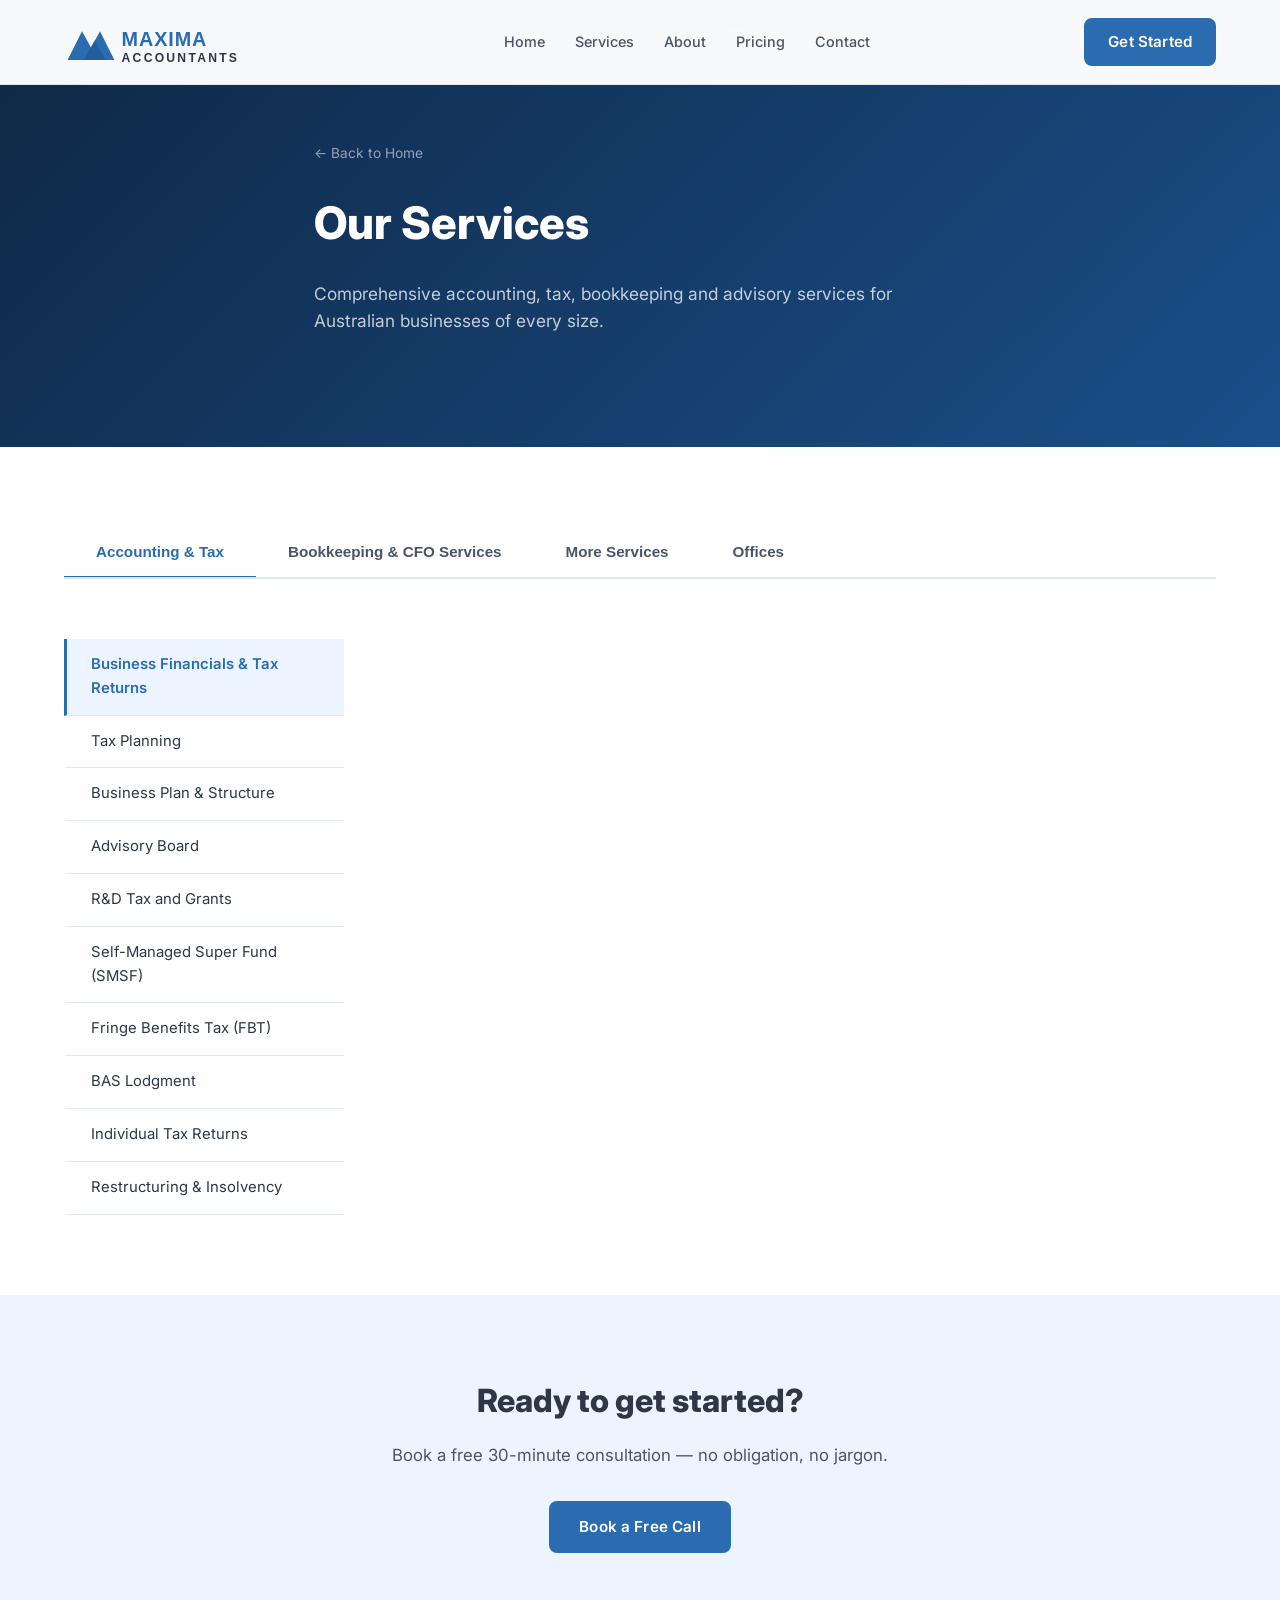
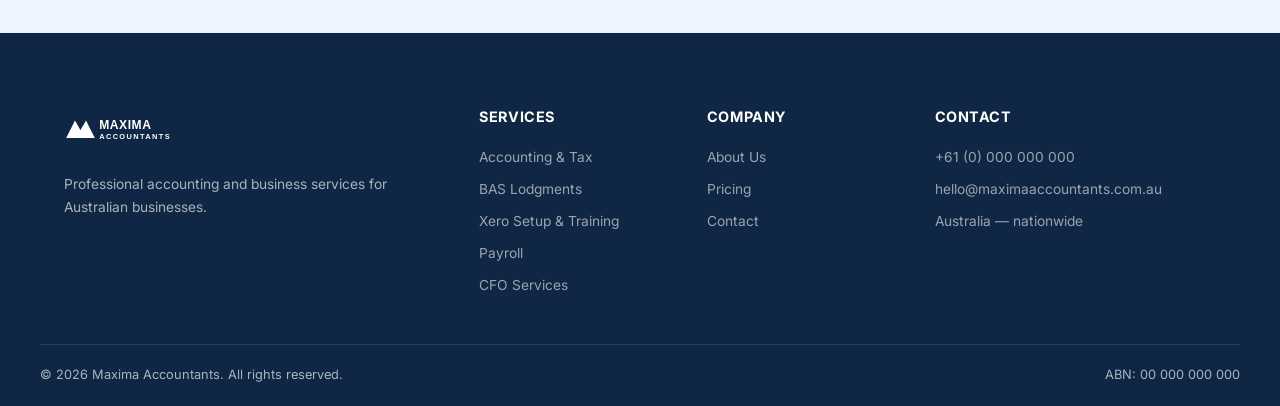
<file: services.html>
<!DOCTYPE html>
<html lang="en">
<head>
  <meta charset="UTF-8"/>
  <meta name="viewport" content="width=device-width, initial-scale=1.0"/>
  <title>Services – Maxima Accountants</title>
  <meta name="description" content="Accounting & Tax, Bookkeeping, CFO Services, Payroll, Xero, BAS and more from Maxima Accountants."/>
  <link rel="stylesheet" href="css/style.css"/>
  <link rel="preconnect" href="https://fonts.googleapis.com"/>
  <link href="https://fonts.googleapis.com/css2?family=Inter:wght@300;400;500;600;700;800&display=swap" rel="stylesheet"/>
</head>
<body>

  <header class="header" id="header">
    <nav class="nav container">
      <a href="index.html" class="nav__logo">
        <img src="images/logo.svg" alt="Maxima Accountants" onerror="this.style.display='none';this.nextElementSibling.style.display='flex'"/>
        <span class="nav__logo-text" style="display:none"><span class="logo-max">MAXIMA</span><small class="logo-sub">Accountants</small></span>
      </a>
      <ul class="nav__menu" id="navMenu">
        <li><a href="index.html" class="nav__link">Home</a></li>
        <li><a href="services.html" class="nav__link active">Services</a></li>
        <li><a href="index.html#about" class="nav__link">About</a></li>
        <li><a href="index.html#pricing" class="nav__link">Pricing</a></li>
        <li><a href="index.html#contact" class="nav__link">Contact</a></li>
      </ul>
      <a href="index.html#contact" class="btn btn--primary nav__cta">Get Started</a>
      <button class="nav__toggle" id="navToggle"><span></span><span></span><span></span></button>
    </nav>
  </header>

  <!-- PAGE HERO -->
  <section class="page-hero">
    <div class="container page-hero__content">
      <a href="index.html" class="page-hero__back">← Back to Home</a>
      <h1>Our Services</h1>
      <p>Comprehensive accounting, tax, bookkeeping and advisory services for Australian businesses of every size.</p>
    </div>
  </section>

  <!-- TABS -->
  <section class="services-tabs-section">
    <div class="container">

      <div class="tabs-nav">
        <button class="tab-btn active" data-tab="tab-accounting">Accounting &amp; Tax</button>
        <button class="tab-btn" data-tab="tab-bookkeeping">Bookkeeping &amp; CFO Services</button>
        <button class="tab-btn" data-tab="tab-more">More Services</button>
        <button class="tab-btn" data-tab="tab-offices">Offices</button>
      </div>

      <!-- ===== ACCOUNTING & TAX ===== -->
      <div class="tab-content active" id="tab-accounting">
        <div class="tab-sidebar">
          <span class="tab-sidebar__item active" data-detail="acc-business">Business Financials &amp; Tax Returns</span>
          <span class="tab-sidebar__item" data-detail="acc-tax-planning">Tax Planning</span>
          <span class="tab-sidebar__item" data-detail="acc-plan">Business Plan &amp; Structure</span>
          <span class="tab-sidebar__item" data-detail="acc-advisory">Advisory Board</span>
          <span class="tab-sidebar__item" data-detail="acc-rd">R&amp;D Tax and Grants</span>
          <span class="tab-sidebar__item" data-detail="acc-smsf">Self-Managed Super Fund (SMSF)</span>
          <span class="tab-sidebar__item" data-detail="acc-fbt">Fringe Benefits Tax (FBT)</span>
          <span class="tab-sidebar__item" data-detail="acc-bas">BAS Lodgment</span>
          <span class="tab-sidebar__item" data-detail="acc-individual">Individual Tax Returns</span>
          <span class="tab-sidebar__item" data-detail="acc-restr">Restructuring &amp; Insolvency</span>
        </div>
        <div class="tab-detail">

          <div data-detail-panel="acc-business">
            <h3>Accounting &amp; Tax</h3>
            <p>Our team of qualified tax accountants will provide you with the tools you need to make viable decisions and take control of your business.</p>
            <p>We prepare accurate, ATO-compliant financial statements and tax returns for companies, trusts, partnerships and sole traders — ensuring you never pay more tax than necessary while staying fully compliant.</p>
            <ul>
              <li>Company, trust, partnership &amp; sole trader tax returns</li>
              <li>Preparation of financial statements (P&amp;L, Balance Sheet)</li>
              <li>Depreciation schedules and asset registers</li>
              <li>Division 7A loan compliance</li>
              <li>ATO audit support and representation</li>
            </ul>
            <a href="services/accounts.html" class="read-more">Read more →</a>
          </div>

          <div data-detail-panel="acc-tax-planning" style="display:none">
            <h3>Tax Planning</h3>
            <p>Proactive tax planning is the difference between reacting to a tax bill and controlling it. Our advisors work with you throughout the year — not just at tax time — to identify legitimate minimisation strategies.</p>
            <ul>
              <li>Year-round tax minimisation strategies</li>
              <li>Timing of income and deductions</li>
              <li>Trust distribution planning</li>
              <li>Capital gains tax (CGT) management</li>
              <li>Superannuation contribution strategies</li>
            </ul>
            <a href="services/accounts.html" class="read-more">Read more →</a>
          </div>

          <div data-detail-panel="acc-plan" style="display:none">
            <h3>Business Plan &amp; Structure</h3>
            <p>The right business structure protects your assets, minimises tax and sets you up for growth. We help you choose and establish the optimal entity — and build a financial plan to match your goals.</p>
            <ul>
              <li>Sole trader vs company vs trust analysis</li>
              <li>Business plan preparation for finance or growth</li>
              <li>Cash flow forecasting and scenario modelling</li>
              <li>Entity setup and ASIC registration</li>
              <li>Shareholder and partnership agreements (referral)</li>
            </ul>
            <a href="services/accounts.html" class="read-more">Read more →</a>
          </div>

          <div data-detail-panel="acc-advisory" style="display:none">
            <h3>Advisory Board</h3>
            <p>A structured advisory board brings outside perspective and accountability to your leadership. We help you establish an effective board and participate as your independent financial advisor.</p>
            <ul>
              <li>Advisory board setup and facilitation</li>
              <li>KPI and performance dashboard development</li>
              <li>Strategic financial review meetings</li>
              <li>Growth and exit planning advice</li>
              <li>Independent financial reporting to directors</li>
            </ul>
            <a href="services/cfo.html" class="read-more">Read more →</a>
          </div>

          <div data-detail-panel="acc-rd" style="display:none">
            <h3>R&amp;D Tax and Grants</h3>
            <p>Australia's R&amp;D Tax Incentive can return up to 43.5 cents in the dollar for eligible R&amp;D expenditure. We manage the entire claim process and help identify grant opportunities to fuel your innovation.</p>
            <ul>
              <li>R&amp;D activity eligibility assessment</li>
              <li>AusIndustry registration and ATO claim preparation</li>
              <li>R&amp;D expenditure documentation and reconciliation</li>
              <li>Government grants identification and application support</li>
              <li>ATO audit defence for R&amp;D claims</li>
            </ul>
            <a href="services/accounts.html" class="read-more">Read more →</a>
          </div>

          <div data-detail-panel="acc-smsf" style="display:none">
            <h3>Self-Managed Super Fund (SMSF)</h3>
            <p>An SMSF gives you control over your retirement savings and opens up broader investment options. We handle the compliance, accounting and audit requirements so you can focus on building wealth.</p>
            <ul>
              <li>SMSF setup and trust deed preparation</li>
              <li>Annual financial statements and member accounts</li>
              <li>SMSF tax return lodgment</li>
              <li>Independent SMSF audit coordination</li>
              <li>Contribution and pension strategy advice</li>
            </ul>
            <a href="services/accounts.html" class="read-more">Read more →</a>
          </div>

          <div data-detail-panel="acc-fbt" style="display:none">
            <h3>Fringe Benefits Tax (FBT)</h3>
            <p>FBT is one of the most complex areas of Australian tax law. We ensure your business meets its FBT obligations — and identify any exemptions or reductions you're entitled to.</p>
            <ul>
              <li>FBT return preparation and lodgment</li>
              <li>Motor vehicle and car-parking benefit calculations</li>
              <li>Salary packaging arrangement review</li>
              <li>FBT exempt benefit identification</li>
              <li>ATO FBT audit support</li>
            </ul>
            <a href="services/accounts.html" class="read-more">Read more →</a>
          </div>

          <div data-detail-panel="acc-bas" style="display:none">
            <h3>BAS Lodgment</h3>
            <p>Accurate and on-time Business Activity Statement lodgment keeps you compliant and cash-flow positive. Our registered BAS agents handle everything — from GST reconciliation to PAYG withholding.</p>
            <ul>
              <li>Monthly, quarterly and annual BAS preparation</li>
              <li>GST reconciliation and reporting</li>
              <li>PAYG withholding and instalments</li>
              <li>Fuel tax credits</li>
              <li>ATO correspondence and amendment management</li>
            </ul>
            <a href="services/bas.html" class="read-more">Read more →</a>
          </div>

          <div data-detail-panel="acc-individual" style="display:none">
            <h3>Individual Tax Returns</h3>
            <p>Whether you're an employee, investor, landlord or business owner, we maximise your refund and ensure you claim every deduction you're entitled to — accurately and on time.</p>
            <ul>
              <li>Employee income tax returns</li>
              <li>Rental property income and deductions</li>
              <li>Capital gains from shares and property</li>
              <li>Work-from-home expense claims</li>
              <li>Cryptocurrency and investment income</li>
            </ul>
            <a href="services/accounts.html" class="read-more">Read more →</a>
          </div>

          <div data-detail-panel="acc-restr" style="display:none">
            <h3>Restructuring &amp; Insolvency</h3>
            <p>If your business is under financial pressure, early action makes all the difference. We work alongside your team and specialist insolvency practitioners to explore all available options before it's too late.</p>
            <ul>
              <li>Financial position review and solvency assessment</li>
              <li>Turnaround strategy and cash flow rescue planning</li>
              <li>Voluntary administration preparation support</li>
              <li>Creditor negotiation assistance</li>
              <li>Referral to ASIC-registered insolvency practitioners</li>
            </ul>
            <a href="services/accounts.html" class="read-more">Read more →</a>
          </div>

        </div><!-- /tab-detail -->
      </div><!-- /tab-content accounting -->

      <!-- ===== BOOKKEEPING & CFO ===== -->
      <div class="tab-content" id="tab-bookkeeping">
        <div class="tab-sidebar">
          <span class="tab-sidebar__item active" data-detail="bk-bookkeeping">Bookkeeping</span>
          <span class="tab-sidebar__item" data-detail="bk-payroll">Payroll</span>
          <span class="tab-sidebar__item" data-detail="bk-ap">Accounts Payable &amp; Receivable</span>
          <span class="tab-sidebar__item" data-detail="bk-xero">Xero Setup &amp; Training</span>
          <span class="tab-sidebar__item" data-detail="bk-cfo">CFO Services</span>
          <span class="tab-sidebar__item" data-detail="bk-reporting">Management Reporting</span>
          <span class="tab-sidebar__item" data-detail="bk-cashflow">Cash Flow Management</span>
        </div>
        <div class="tab-detail">

          <div data-detail-panel="bk-bookkeeping">
            <h3>Bookkeeping &amp; CFO Services</h3>
            <p>Accurate books are the foundation of every successful business. Our experienced bookkeepers keep your records clean, current and compliant — giving you real-time visibility into your financial position.</p>
            <ul>
              <li>Day-to-day transaction coding and reconciliation</li>
              <li>Bank feed setup and management</li>
              <li>Monthly and quarterly financial close</li>
              <li>Chart of accounts optimisation</li>
              <li>Cloud-based bookkeeping (Xero, MYOB, QuickBooks)</li>
            </ul>
            <a href="services/business.html" class="read-more">Read more →</a>
          </div>

          <div data-detail-panel="bk-payroll" style="display:none">
            <h3>Payroll</h3>
            <p>From onboarding to termination, we manage your entire payroll function accurately and in full compliance with Fair Work, STP Phase 2 and superannuation obligations.</p>
            <ul>
              <li>Weekly, fortnightly and monthly payroll processing</li>
              <li>Single Touch Payroll (STP Phase 2) reporting</li>
              <li>Superannuation guarantee calculation and payment</li>
              <li>Leave accrual management</li>
              <li>End-of-year payroll finalisation and payment summaries</li>
            </ul>
            <a href="services/payroll.html" class="read-more">Read more →</a>
          </div>

          <div data-detail-panel="bk-ap" style="display:none">
            <h3>Accounts Payable &amp; Receivable</h3>
            <p>Never chase an invoice again. We manage your entire AP and AR cycle — from supplier payments to client collections — keeping your cash flow strong and your relationships intact.</p>
            <ul>
              <li>Invoice creation and client follow-up</li>
              <li>Supplier invoice processing and approval workflows</li>
              <li>Aged debtor and creditor reporting</li>
              <li>Payment run management and bank reconciliation</li>
              <li>Debtor escalation and dispute support</li>
            </ul>
            <a href="services/accounts.html" class="read-more">Read more →</a>
          </div>

          <div data-detail-panel="bk-xero" style="display:none">
            <h3>Xero Setup &amp; Training</h3>
            <p>Get up and running on Xero fast — and do it right the first time. Our Xero Certified Advisors handle full implementation, data migration and staff training tailored to your industry.</p>
            <ul>
              <li>New Xero subscription setup and configuration</li>
              <li>Chart of accounts and tracking category setup</li>
              <li>Historical data migration and cleanup</li>
              <li>Bank feed and app integrations (Stripe, Hubdoc, etc.)</li>
              <li>One-on-one and group staff training sessions</li>
            </ul>
            <a href="services/xero.html" class="read-more">Read more →</a>
          </div>

          <div data-detail-panel="bk-cfo" style="display:none">
            <h3>CFO Services</h3>
            <p>Access the strategic financial leadership of a seasoned CFO — without the full-time salary. Our fractional CFO service gives growing businesses the insight and guidance needed to make bold, confident decisions.</p>
            <ul>
              <li>Monthly management accounts and KPI dashboards</li>
              <li>Annual budgeting and rolling 12-month forecasts</li>
              <li>Scenario modelling and what-if analysis</li>
              <li>Board and investor reporting</li>
              <li>Finance team leadership and mentoring</li>
            </ul>
            <a href="services/cfo.html" class="read-more">Read more →</a>
          </div>

          <div data-detail-panel="bk-reporting" style="display:none">
            <h3>Management Reporting</h3>
            <p>Stop flying blind. Our management reporting service delivers clear, timely financial reports that highlight what's working, what isn't and where to focus next.</p>
            <ul>
              <li>Monthly P&amp;L, balance sheet and cash flow statements</li>
              <li>Variance analysis against budget</li>
              <li>Divisional and project profitability reporting</li>
              <li>Executive dashboard design</li>
              <li>Custom KPI tracking reports</li>
            </ul>
            <a href="services/cfo.html" class="read-more">Read more →</a>
          </div>

          <div data-detail-panel="bk-cashflow" style="display:none">
            <h3>Cash Flow Management</h3>
            <p>Cash flow — not profit — is what keeps a business alive. We build rolling cash flow forecasts and implement systems that give you clarity and control over every dollar in and out.</p>
            <ul>
              <li>13-week rolling cash flow forecasts</li>
              <li>Working capital analysis and optimisation</li>
              <li>Debtor collection strategy</li>
              <li>Payment terms review</li>
              <li>Cash flow crisis early warning systems</li>
            </ul>
            <a href="services/cfo.html" class="read-more">Read more →</a>
          </div>

        </div>
      </div><!-- /tab-bookkeeping -->

      <!-- ===== MORE SERVICES ===== -->
      <div class="tab-content" id="tab-more">
        <div class="tab-sidebar">
          <span class="tab-sidebar__item active" data-detail="ms-virtual">Virtual Assistant</span>
          <span class="tab-sidebar__item" data-detail="ms-systems">Business Systems</span>
          <span class="tab-sidebar__item" data-detail="ms-startup">Business Start-Up</span>
          <span class="tab-sidebar__item" data-detail="ms-finance">Finance &amp; Lending</span>
          <span class="tab-sidebar__item" data-detail="ms-software">Software Integrations</span>
        </div>
        <div class="tab-detail">

          <div data-detail-panel="ms-virtual">
            <h3>More Services</h3>
            <p>Beyond accounting, we offer a range of support services that free up your time and help your business run more efficiently — all under one roof.</p>
            <p>Our Virtual Assistant service provides dedicated remote administrative support so you can focus on what you do best.</p>
            <ul>
              <li>Email and calendar management</li>
              <li>Data entry and document preparation</li>
              <li>Client communication and follow-ups</li>
              <li>Report formatting and presentation preparation</li>
              <li>Online research and scheduling</li>
            </ul>
            <a href="services/virtual.html" class="read-more">Read more →</a>
          </div>

          <div data-detail-panel="ms-systems" style="display:none">
            <h3>Business Systems</h3>
            <p>Disconnected tools and manual processes cost your business time and money. We map your workflows, identify inefficiencies and implement integrated systems that scale with you.</p>
            <ul>
              <li>Business process mapping and documentation</li>
              <li>Software stack review and recommendations</li>
              <li>Xero app marketplace integrations</li>
              <li>Workflow automation (Zapier, Make)</li>
              <li>Operations manual creation</li>
            </ul>
            <a href="services/business.html" class="read-more">Read more →</a>
          </div>

          <div data-detail-panel="ms-startup" style="display:none">
            <h3>Business Start-Up</h3>
            <p>Starting right sets you up for long-term success. We guide new business owners through every financial and compliance step — from ABN registration to your first BAS.</p>
            <ul>
              <li>ABN, ACN and GST registration</li>
              <li>Business structure advice and entity setup</li>
              <li>Opening balance sheet and chart of accounts</li>
              <li>Accounting software setup and onboarding</li>
              <li>Compliance calendar and obligation checklist</li>
            </ul>
            <a href="index.html#contact" class="read-more">Get started →</a>
          </div>

          <div data-detail-panel="ms-finance" style="display:none">
            <h3>Finance &amp; Lending</h3>
            <p>Whether you're looking to purchase equipment, fund growth or refinance existing debt, we prepare the financial documentation lenders need and work with our broker network to get you the best outcome.</p>
            <ul>
              <li>Loan-ready financial statement preparation</li>
              <li>Equipment finance and asset purchase support</li>
              <li>Cash flow statements for bank applications</li>
              <li>Business acquisition finance preparation</li>
              <li>Mortgage broker referral network</li>
            </ul>
            <a href="index.html#contact" class="read-more">Enquire now →</a>
          </div>

          <div data-detail-panel="ms-software" style="display:none">
            <h3>Software Integrations</h3>
            <p>We connect your accounting platform to the tools your team already uses — eliminating double entry, reducing errors and saving hours every week.</p>
            <ul>
              <li>Xero + Shopify / WooCommerce integration</li>
              <li>Stripe and PayPal reconciliation automation</li>
              <li>Hubdoc / Dext for receipt capture</li>
              <li>Deputy / Employment Hero payroll integration</li>
              <li>Custom API connection scoping</li>
            </ul>
            <a href="services/business.html" class="read-more">Read more →</a>
          </div>

        </div>
      </div><!-- /tab-more -->

      <!-- ===== OFFICES ===== -->
      <div class="tab-content" id="tab-offices">
        <div style="padding: 8px 0; width: 100%;">
          <h3 style="font-size:1.3rem;font-weight:800;color:var(--blue);text-transform:uppercase;letter-spacing:.04em;margin-bottom:12px;">Our Offices</h3>
          <p style="color:var(--slate);margin-bottom:40px;">We service clients Australia-wide. Visit us at one of our offices or connect with us remotely — we're set up for seamless virtual collaboration.</p>
          <div class="offices-grid">
            <div class="office-card">
              <h3>Sydney — Head Office</h3>
              <p>Level 10, 123 Pitt Street</p>
              <p>Sydney NSW 2000</p>
              <p style="margin-top:12px;"><strong>P:</strong> +61 2 0000 0000</p>
              <p><strong>E:</strong> sydney@maximaaccountants.com.au</p>
            </div>
            <div class="office-card">
              <h3>Melbourne</h3>
              <p>Suite 5, 456 Collins Street</p>
              <p>Melbourne VIC 3000</p>
              <p style="margin-top:12px;"><strong>P:</strong> +61 3 0000 0000</p>
              <p><strong>E:</strong> melbourne@maximaaccountants.com.au</p>
            </div>
            <div class="office-card">
              <h3>Brisbane</h3>
              <p>Level 3, 789 Queen Street</p>
              <p>Brisbane QLD 4000</p>
              <p style="margin-top:12px;"><strong>P:</strong> +61 7 0000 0000</p>
              <p><strong>E:</strong> brisbane@maximaaccountants.com.au</p>
            </div>
          </div>
        </div>
      </div><!-- /tab-offices -->

    </div>
  </section>

  <!-- CTA -->
  <section style="background:var(--blue-light);padding:80px 0;text-align:center;">
    <div class="container">
      <h2 style="font-size:2rem;font-weight:800;color:var(--charcoal);margin-bottom:16px;">Ready to get started?</h2>
      <p style="color:var(--slate);margin-bottom:32px;font-size:1.05rem;">Book a free 30-minute consultation — no obligation, no jargon.</p>
      <a href="index.html#contact" class="btn btn--primary">Book a Free Call</a>
    </div>
  </section>

  <!-- FOOTER -->
  <footer class="footer">
    <div class="container footer__grid">
      <div class="footer__brand">
        <a href="index.html" class="nav__logo"><img src="images/logo.svg" alt="Maxima Accountants"/></a>
        <p>Professional accounting and business services for Australian businesses.</p>
      </div>
      <div class="footer__col">
        <h4>Services</h4>
        <ul>
          <li><a href="services/accounts.html">Accounting &amp; Tax</a></li>
          <li><a href="services/bas.html">BAS Lodgments</a></li>
          <li><a href="services/xero.html">Xero Setup &amp; Training</a></li>
          <li><a href="services/payroll.html">Payroll</a></li>
          <li><a href="services/cfo.html">CFO Services</a></li>
        </ul>
      </div>
      <div class="footer__col">
        <h4>Company</h4>
        <ul>
          <li><a href="index.html#about">About Us</a></li>
          <li><a href="index.html#pricing">Pricing</a></li>
          <li><a href="index.html#contact">Contact</a></li>
        </ul>
      </div>
      <div class="footer__col">
        <h4>Contact</h4>
        <ul>
          <li>+61 (0) 000 000 000</li>
          <li>hello@maximaaccountants.com.au</li>
          <li>Australia — nationwide</li>
        </ul>
      </div>
    </div>
    <div class="footer__bottom container">
      <p>&copy; 2026 Maxima Accountants. All rights reserved.</p>
      <p>ABN: 00 000 000 000</p>
    </div>
  </footer>

  <script src="js/main.js"></script>
</body>
</html>
</file>
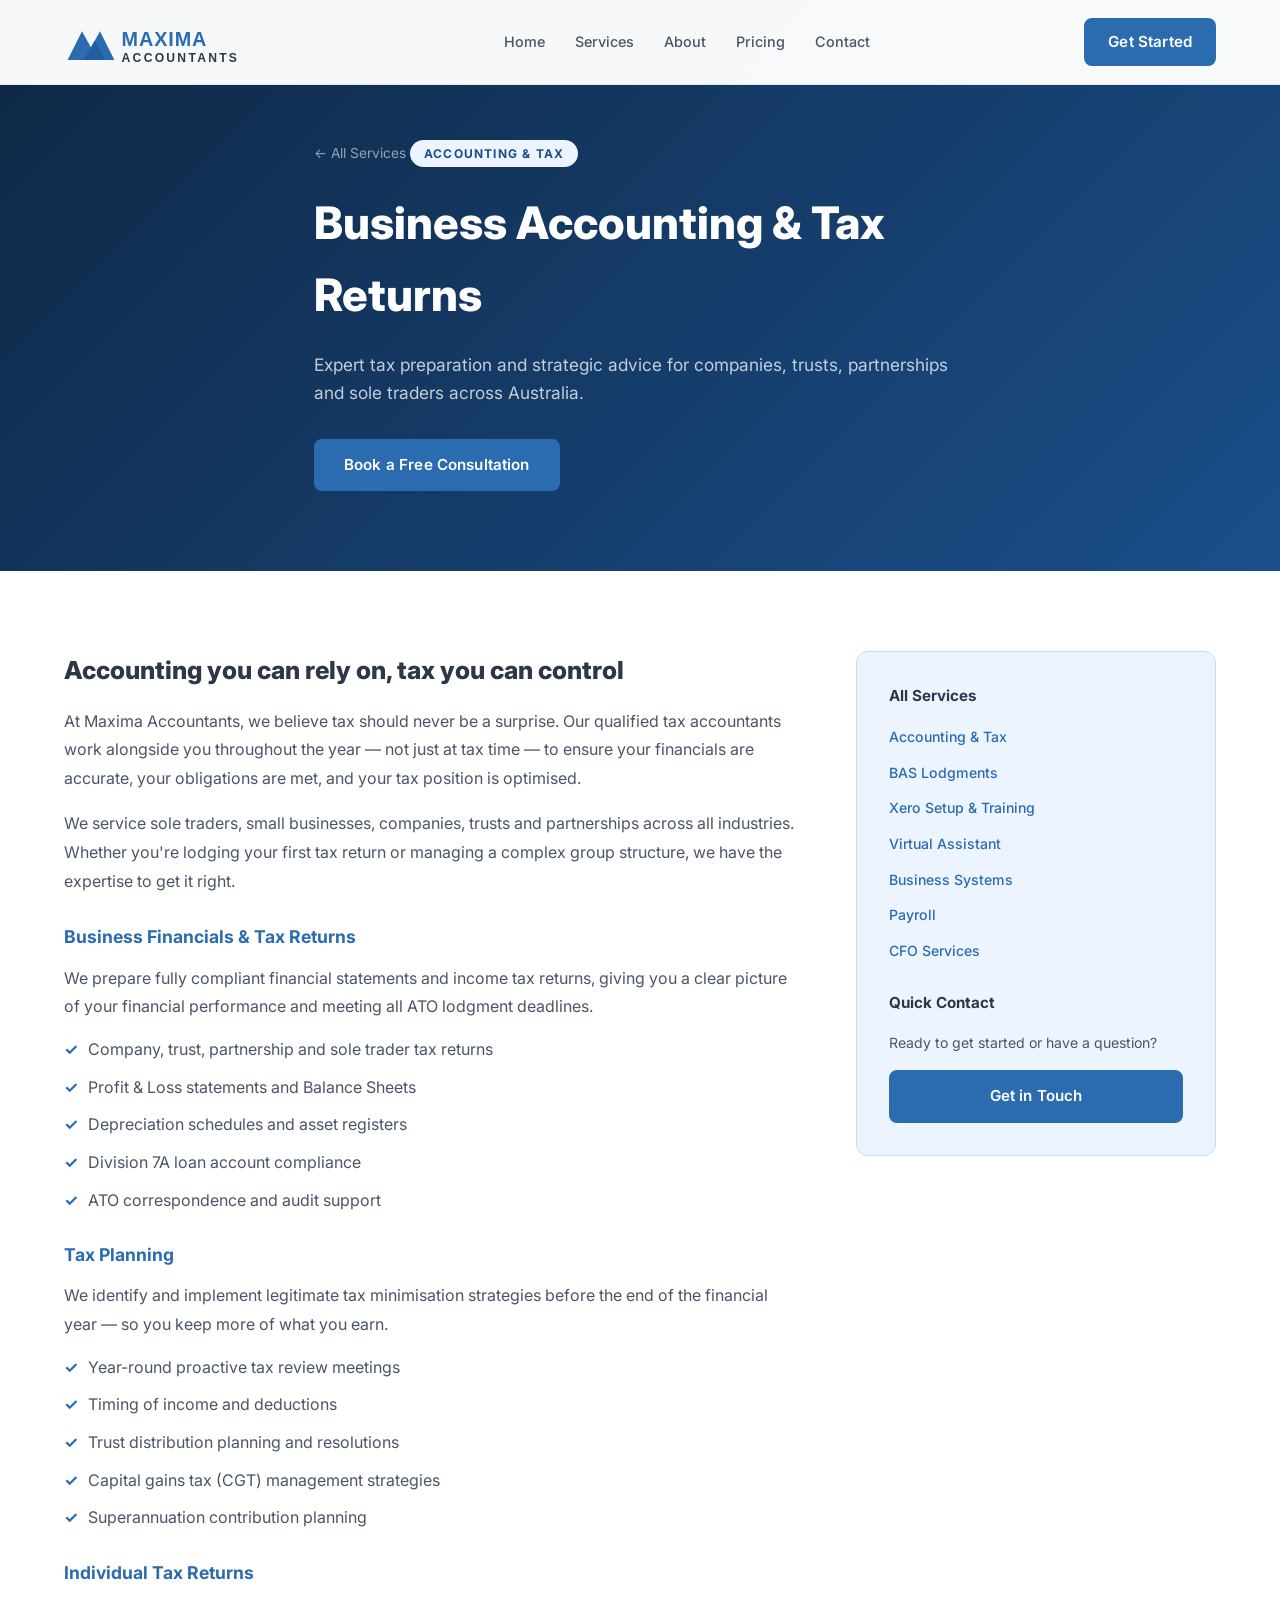
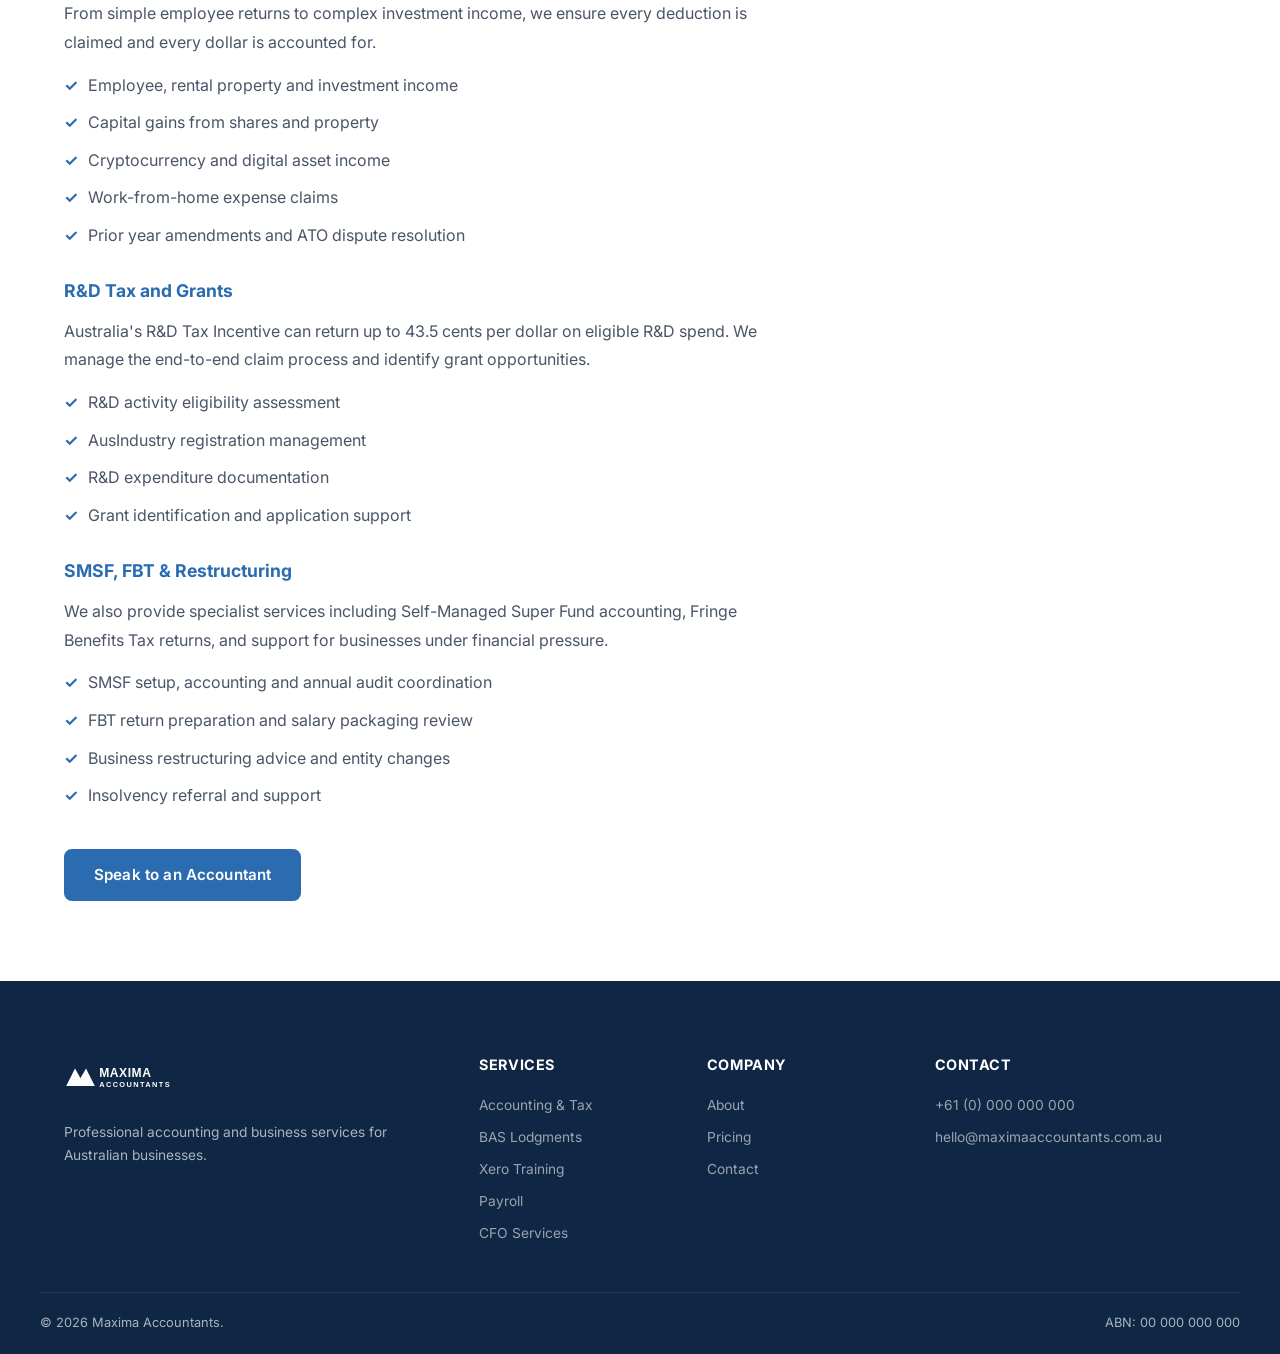
<file: services/accounts.html>
<!DOCTYPE html>
<html lang="en">
<head>
  <meta charset="UTF-8"/><meta name="viewport" content="width=device-width, initial-scale=1.0"/>
  <title>Accounting &amp; Tax – Maxima Accountants</title>
  <link rel="stylesheet" href="../css/style.css"/>
  <link href="https://fonts.googleapis.com/css2?family=Inter:wght@400;500;600;700;800&display=swap" rel="stylesheet"/>
</head>
<body>
  <header class="header" id="header">
    <nav class="nav container">
      <a href="../index.html" class="nav__logo"><img src="../images/logo.svg" alt="Maxima Accountants" onerror="this.style.display='none'"/></a>
      <ul class="nav__menu" id="navMenu">
        <li><a href="../index.html" class="nav__link">Home</a></li>
        <li><a href="../services.html" class="nav__link active">Services</a></li>
        <li><a href="../index.html#about" class="nav__link">About</a></li>
        <li><a href="../index.html#pricing" class="nav__link">Pricing</a></li>
        <li><a href="../index.html#contact" class="nav__link">Contact</a></li>
      </ul>
      <a href="../index.html#contact" class="btn btn--primary nav__cta">Get Started</a>
      <button class="nav__toggle" id="navToggle"><span></span><span></span><span></span></button>
    </nav>
  </header>

  <section class="page-hero">
    <div class="container page-hero__content">
      <a href="../services.html" class="page-hero__back">← All Services</a>
      <span class="section-badge">Accounting &amp; Tax</span>
      <h1>Business Accounting &amp; Tax Returns</h1>
      <p>Expert tax preparation and strategic advice for companies, trusts, partnerships and sole traders across Australia.</p>
      <a href="../index.html#contact" class="btn btn--primary">Book a Free Consultation</a>
    </div>
  </section>

  <section class="service-detail">
    <div class="container service-detail__grid">
      <div class="service-detail__body">
        <h2>Accounting you can rely on, tax you can control</h2>
        <p>At Maxima Accountants, we believe tax should never be a surprise. Our qualified tax accountants work alongside you throughout the year — not just at tax time — to ensure your financials are accurate, your obligations are met, and your tax position is optimised.</p>
        <p>We service sole traders, small businesses, companies, trusts and partnerships across all industries. Whether you're lodging your first tax return or managing a complex group structure, we have the expertise to get it right.</p>

        <h3>Business Financials &amp; Tax Returns</h3>
        <p>We prepare fully compliant financial statements and income tax returns, giving you a clear picture of your financial performance and meeting all ATO lodgment deadlines.</p>
        <ul>
          <li>Company, trust, partnership and sole trader tax returns</li>
          <li>Profit &amp; Loss statements and Balance Sheets</li>
          <li>Depreciation schedules and asset registers</li>
          <li>Division 7A loan account compliance</li>
          <li>ATO correspondence and audit support</li>
        </ul>

        <h3>Tax Planning</h3>
        <p>We identify and implement legitimate tax minimisation strategies before the end of the financial year — so you keep more of what you earn.</p>
        <ul>
          <li>Year-round proactive tax review meetings</li>
          <li>Timing of income and deductions</li>
          <li>Trust distribution planning and resolutions</li>
          <li>Capital gains tax (CGT) management strategies</li>
          <li>Superannuation contribution planning</li>
        </ul>

        <h3>Individual Tax Returns</h3>
        <p>From simple employee returns to complex investment income, we ensure every deduction is claimed and every dollar is accounted for.</p>
        <ul>
          <li>Employee, rental property and investment income</li>
          <li>Capital gains from shares and property</li>
          <li>Cryptocurrency and digital asset income</li>
          <li>Work-from-home expense claims</li>
          <li>Prior year amendments and ATO dispute resolution</li>
        </ul>

        <h3>R&amp;D Tax and Grants</h3>
        <p>Australia's R&amp;D Tax Incentive can return up to 43.5 cents per dollar on eligible R&amp;D spend. We manage the end-to-end claim process and identify grant opportunities.</p>
        <ul>
          <li>R&amp;D activity eligibility assessment</li>
          <li>AusIndustry registration management</li>
          <li>R&amp;D expenditure documentation</li>
          <li>Grant identification and application support</li>
        </ul>

        <h3>SMSF, FBT &amp; Restructuring</h3>
        <p>We also provide specialist services including Self-Managed Super Fund accounting, Fringe Benefits Tax returns, and support for businesses under financial pressure.</p>
        <ul>
          <li>SMSF setup, accounting and annual audit coordination</li>
          <li>FBT return preparation and salary packaging review</li>
          <li>Business restructuring advice and entity changes</li>
          <li>Insolvency referral and support</li>
        </ul>

        <div style="margin-top:40px;">
          <a href="../index.html#contact" class="btn btn--primary">Speak to an Accountant</a>
        </div>
      </div>

      <aside class="service-sidebar">
        <h4>All Services</h4>
        <ul>
          <li><a href="accounts.html">Accounting &amp; Tax</a></li>
          <li><a href="bas.html">BAS Lodgments</a></li>
          <li><a href="xero.html">Xero Setup &amp; Training</a></li>
          <li><a href="virtual.html">Virtual Assistant</a></li>
          <li><a href="business.html">Business Systems</a></li>
          <li><a href="payroll.html">Payroll</a></li>
          <li><a href="cfo.html">CFO Services</a></li>
        </ul>
        <h4>Quick Contact</h4>
        <p style="color:var(--slate);font-size:.88rem;margin-bottom:16px;">Ready to get started or have a question?</p>
        <a href="../index.html#contact" class="btn btn--primary btn--full">Get in Touch</a>
      </aside>
    </div>
  </section>

  <footer class="footer">
    <div class="container footer__grid">
      <div class="footer__brand"><a href="../index.html" class="nav__logo"><img src="../images/logo.svg" alt="Maxima Accountants"/></a><p>Professional accounting and business services for Australian businesses.</p></div>
      <div class="footer__col"><h4>Services</h4><ul><li><a href="accounts.html">Accounting &amp; Tax</a></li><li><a href="bas.html">BAS Lodgments</a></li><li><a href="xero.html">Xero Training</a></li><li><a href="payroll.html">Payroll</a></li><li><a href="cfo.html">CFO Services</a></li></ul></div>
      <div class="footer__col"><h4>Company</h4><ul><li><a href="../index.html#about">About</a></li><li><a href="../index.html#pricing">Pricing</a></li><li><a href="../index.html#contact">Contact</a></li></ul></div>
      <div class="footer__col"><h4>Contact</h4><ul><li>+61 (0) 000 000 000</li><li>hello@maximaaccountants.com.au</li></ul></div>
    </div>
    <div class="footer__bottom container"><p>&copy; 2026 Maxima Accountants.</p><p>ABN: 00 000 000 000</p></div>
  </footer>
  <script src="../js/main.js"></script>
</body>
</html>
</file>
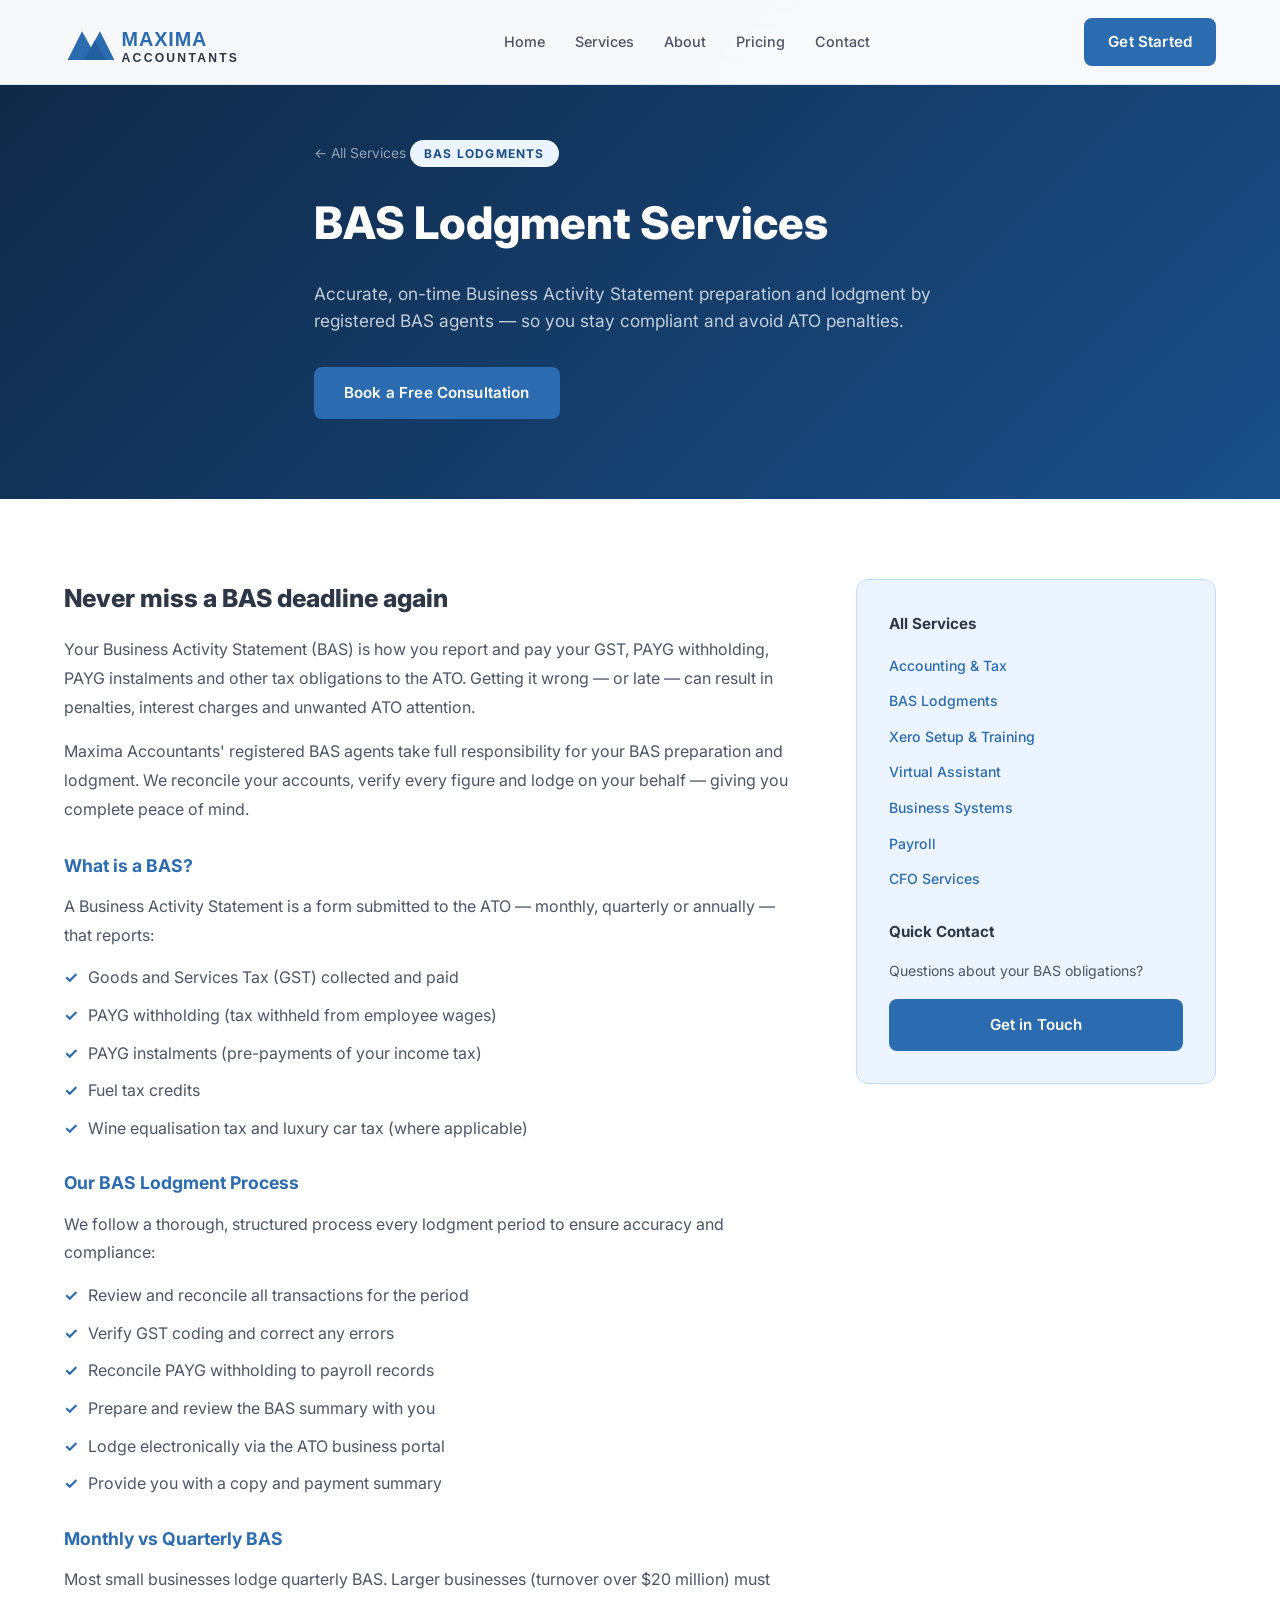
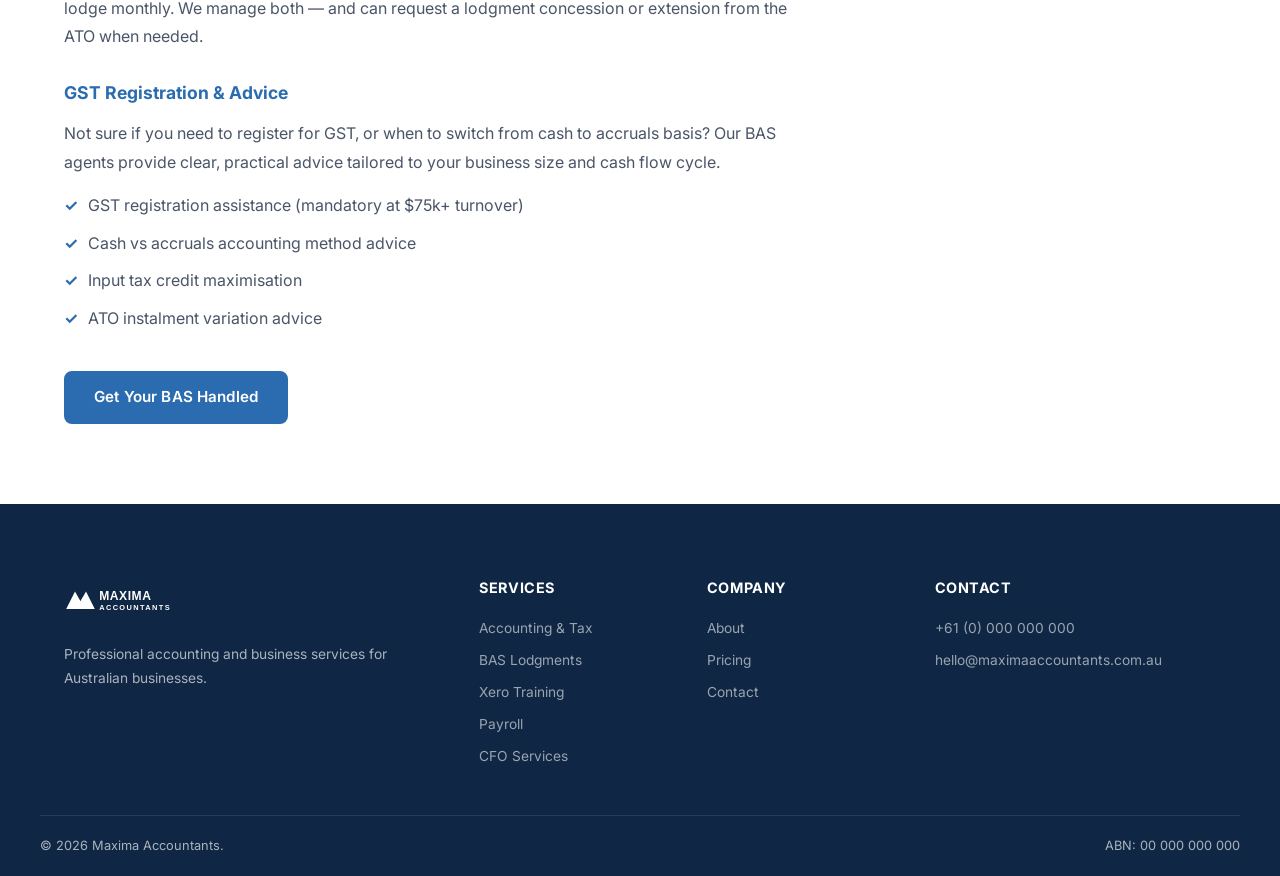
<file: services/bas.html>
<!DOCTYPE html>
<html lang="en">
<head>
  <meta charset="UTF-8"/><meta name="viewport" content="width=device-width, initial-scale=1.0"/>
  <title>BAS Lodgments – Maxima Accountants</title>
  <link rel="stylesheet" href="../css/style.css"/>
  <link href="https://fonts.googleapis.com/css2?family=Inter:wght@400;500;600;700;800&display=swap" rel="stylesheet"/>
</head>
<body>
  <header class="header" id="header">
    <nav class="nav container">
      <a href="../index.html" class="nav__logo"><img src="../images/logo.svg" alt="Maxima Accountants" onerror="this.style.display='none'"/></a>
      <ul class="nav__menu" id="navMenu">
        <li><a href="../index.html" class="nav__link">Home</a></li>
        <li><a href="../services.html" class="nav__link active">Services</a></li>
        <li><a href="../index.html#about" class="nav__link">About</a></li>
        <li><a href="../index.html#pricing" class="nav__link">Pricing</a></li>
        <li><a href="../index.html#contact" class="nav__link">Contact</a></li>
      </ul>
      <a href="../index.html#contact" class="btn btn--primary nav__cta">Get Started</a>
      <button class="nav__toggle" id="navToggle"><span></span><span></span><span></span></button>
    </nav>
  </header>

  <section class="page-hero">
    <div class="container page-hero__content">
      <a href="../services.html" class="page-hero__back">← All Services</a>
      <span class="section-badge">BAS Lodgments</span>
      <h1>BAS Lodgment Services</h1>
      <p>Accurate, on-time Business Activity Statement preparation and lodgment by registered BAS agents — so you stay compliant and avoid ATO penalties.</p>
      <a href="../index.html#contact" class="btn btn--primary">Book a Free Consultation</a>
    </div>
  </section>

  <section class="service-detail">
    <div class="container service-detail__grid">
      <div class="service-detail__body">
        <h2>Never miss a BAS deadline again</h2>
        <p>Your Business Activity Statement (BAS) is how you report and pay your GST, PAYG withholding, PAYG instalments and other tax obligations to the ATO. Getting it wrong — or late — can result in penalties, interest charges and unwanted ATO attention.</p>
        <p>Maxima Accountants' registered BAS agents take full responsibility for your BAS preparation and lodgment. We reconcile your accounts, verify every figure and lodge on your behalf — giving you complete peace of mind.</p>

        <h3>What is a BAS?</h3>
        <p>A Business Activity Statement is a form submitted to the ATO — monthly, quarterly or annually — that reports:</p>
        <ul>
          <li>Goods and Services Tax (GST) collected and paid</li>
          <li>PAYG withholding (tax withheld from employee wages)</li>
          <li>PAYG instalments (pre-payments of your income tax)</li>
          <li>Fuel tax credits</li>
          <li>Wine equalisation tax and luxury car tax (where applicable)</li>
        </ul>

        <h3>Our BAS Lodgment Process</h3>
        <p>We follow a thorough, structured process every lodgment period to ensure accuracy and compliance:</p>
        <ul>
          <li>Review and reconcile all transactions for the period</li>
          <li>Verify GST coding and correct any errors</li>
          <li>Reconcile PAYG withholding to payroll records</li>
          <li>Prepare and review the BAS summary with you</li>
          <li>Lodge electronically via the ATO business portal</li>
          <li>Provide you with a copy and payment summary</li>
        </ul>

        <h3>Monthly vs Quarterly BAS</h3>
        <p>Most small businesses lodge quarterly BAS. Larger businesses (turnover over $20 million) must lodge monthly. We manage both — and can request a lodgment concession or extension from the ATO when needed.</p>

        <h3>GST Registration &amp; Advice</h3>
        <p>Not sure if you need to register for GST, or when to switch from cash to accruals basis? Our BAS agents provide clear, practical advice tailored to your business size and cash flow cycle.</p>
        <ul>
          <li>GST registration assistance (mandatory at $75k+ turnover)</li>
          <li>Cash vs accruals accounting method advice</li>
          <li>Input tax credit maximisation</li>
          <li>ATO instalment variation advice</li>
        </ul>

        <div style="margin-top:40px;">
          <a href="../index.html#contact" class="btn btn--primary">Get Your BAS Handled</a>
        </div>
      </div>

      <aside class="service-sidebar">
        <h4>All Services</h4>
        <ul>
          <li><a href="accounts.html">Accounting &amp; Tax</a></li>
          <li><a href="bas.html">BAS Lodgments</a></li>
          <li><a href="xero.html">Xero Setup &amp; Training</a></li>
          <li><a href="virtual.html">Virtual Assistant</a></li>
          <li><a href="business.html">Business Systems</a></li>
          <li><a href="payroll.html">Payroll</a></li>
          <li><a href="cfo.html">CFO Services</a></li>
        </ul>
        <h4>Quick Contact</h4>
        <p style="color:var(--slate);font-size:.88rem;margin-bottom:16px;">Questions about your BAS obligations?</p>
        <a href="../index.html#contact" class="btn btn--primary btn--full">Get in Touch</a>
      </aside>
    </div>
  </section>

  <footer class="footer">
    <div class="container footer__grid">
      <div class="footer__brand"><a href="../index.html" class="nav__logo"><img src="../images/logo.svg" alt="Maxima Accountants"/></a><p>Professional accounting and business services for Australian businesses.</p></div>
      <div class="footer__col"><h4>Services</h4><ul><li><a href="accounts.html">Accounting &amp; Tax</a></li><li><a href="bas.html">BAS Lodgments</a></li><li><a href="xero.html">Xero Training</a></li><li><a href="payroll.html">Payroll</a></li><li><a href="cfo.html">CFO Services</a></li></ul></div>
      <div class="footer__col"><h4>Company</h4><ul><li><a href="../index.html#about">About</a></li><li><a href="../index.html#pricing">Pricing</a></li><li><a href="../index.html#contact">Contact</a></li></ul></div>
      <div class="footer__col"><h4>Contact</h4><ul><li>+61 (0) 000 000 000</li><li>hello@maximaaccountants.com.au</li></ul></div>
    </div>
    <div class="footer__bottom container"><p>&copy; 2026 Maxima Accountants.</p><p>ABN: 00 000 000 000</p></div>
  </footer>
  <script src="../js/main.js"></script>
</body>
</html>
</file>
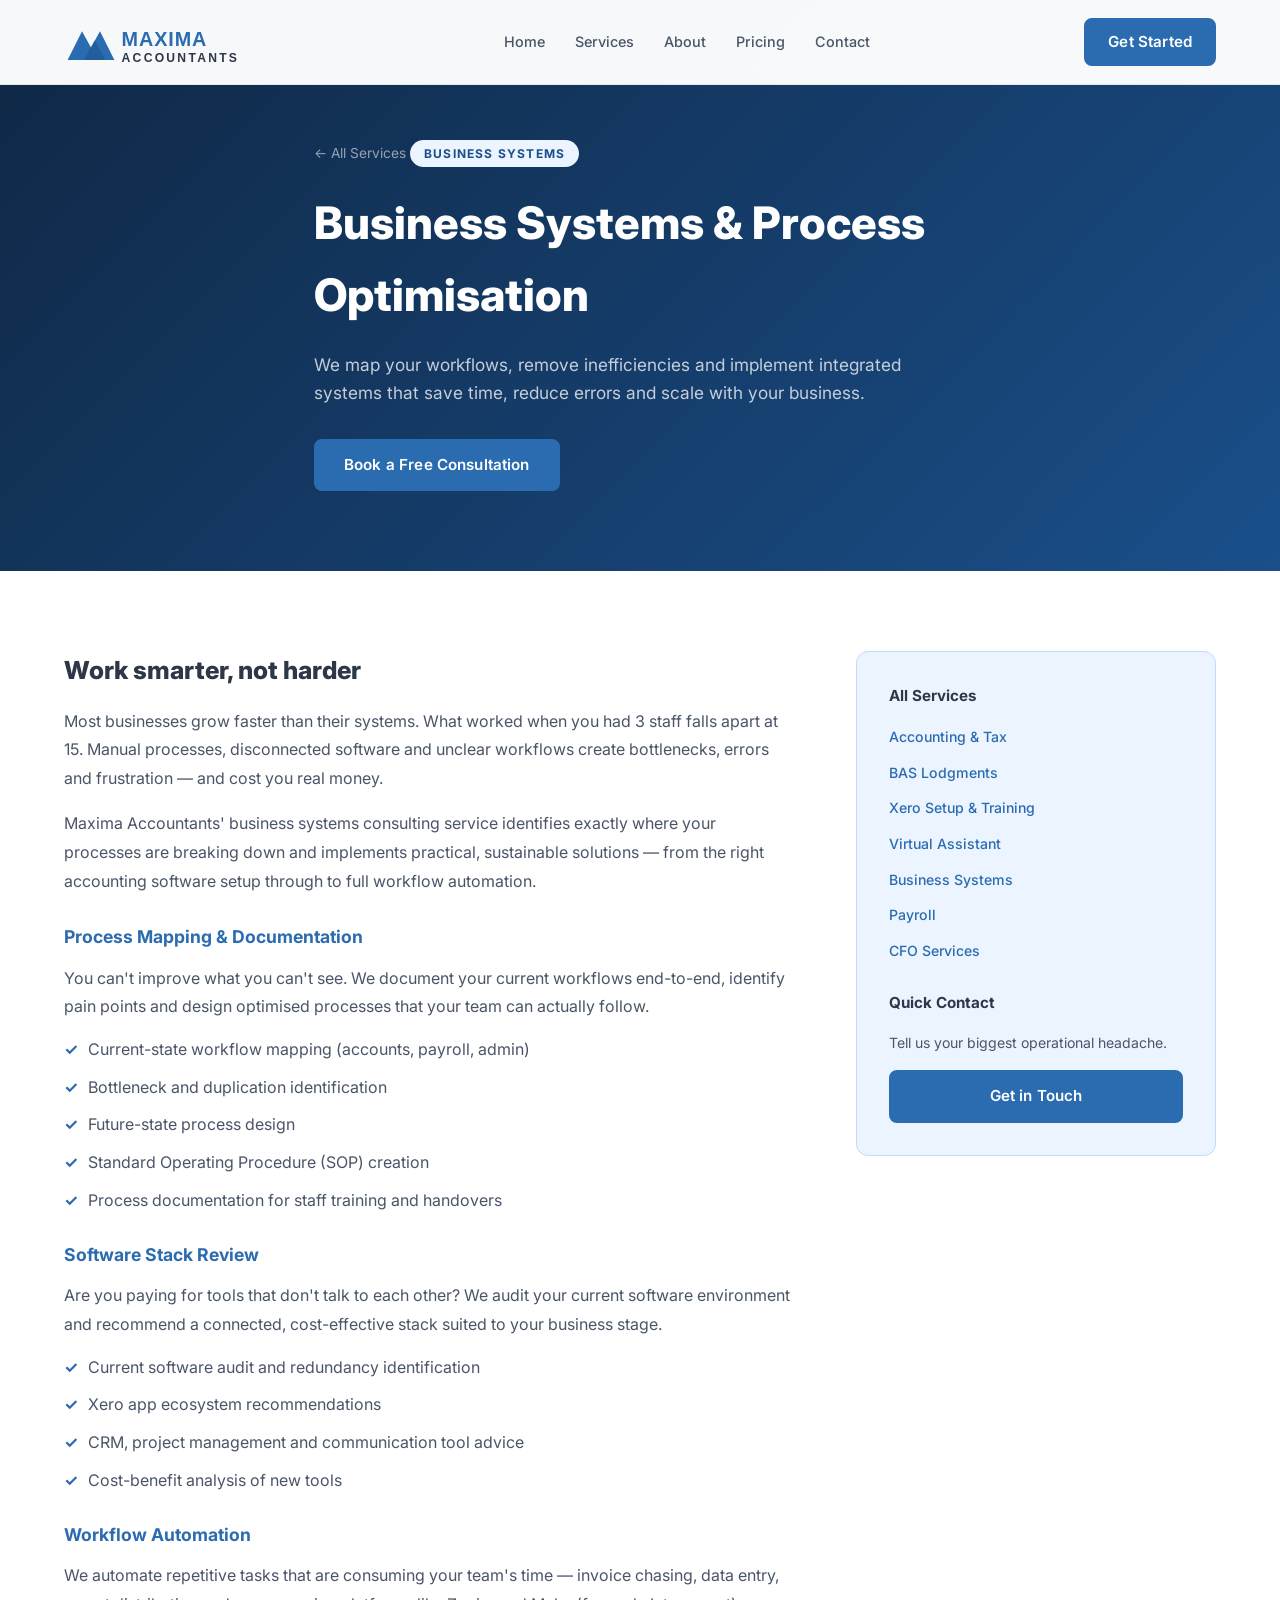
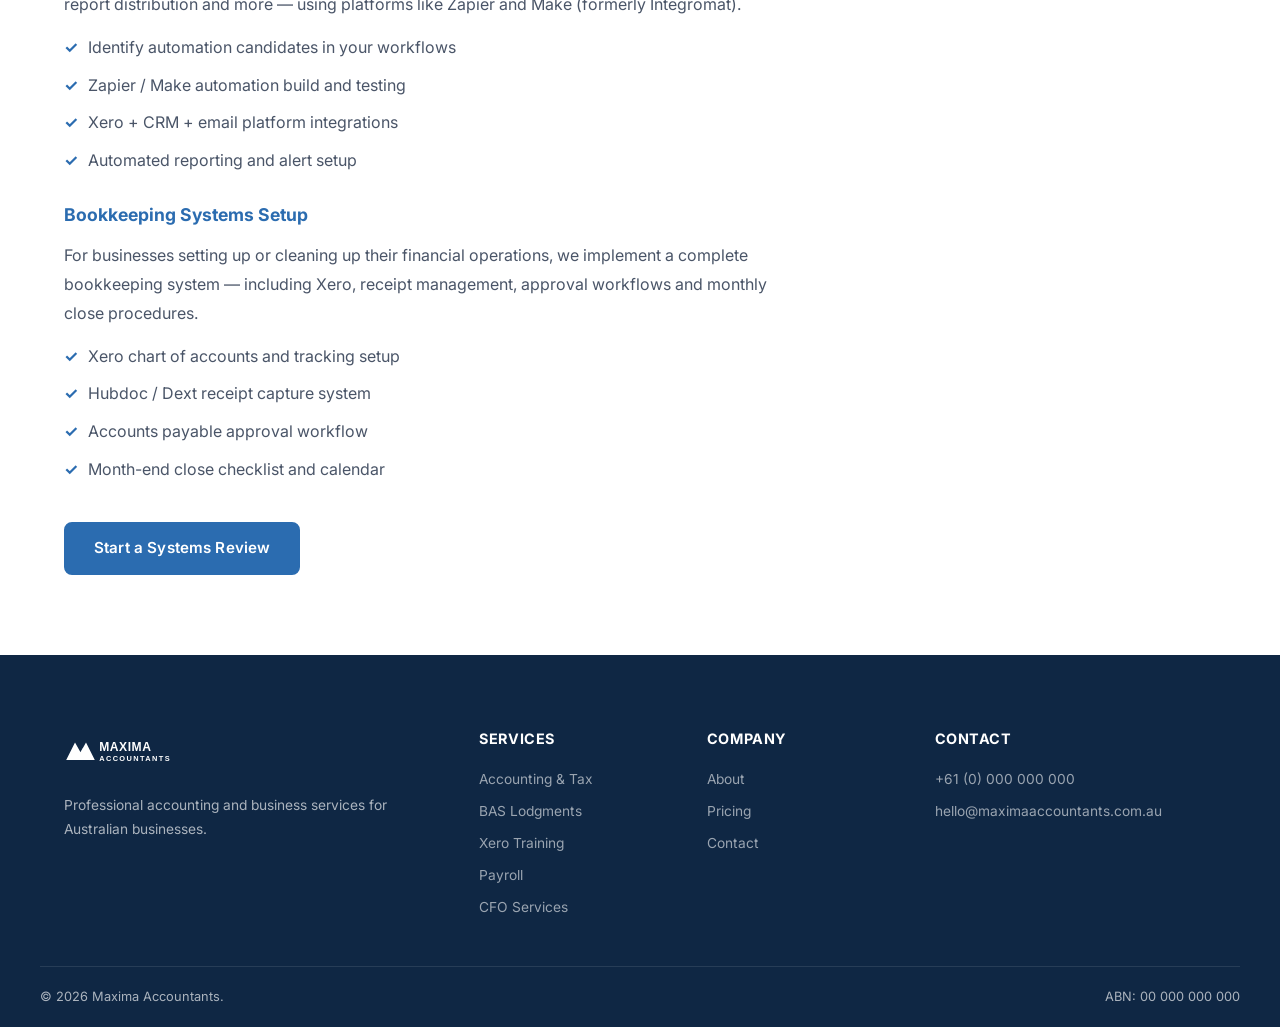
<file: services/business.html>
<!DOCTYPE html>
<html lang="en">
<head>
  <meta charset="UTF-8"/><meta name="viewport" content="width=device-width, initial-scale=1.0"/>
  <title>Business Systems – Maxima Accountants</title>
  <link rel="stylesheet" href="../css/style.css"/>
  <link href="https://fonts.googleapis.com/css2?family=Inter:wght@400;500;600;700;800&display=swap" rel="stylesheet"/>
</head>
<body>
  <header class="header" id="header">
    <nav class="nav container">
      <a href="../index.html" class="nav__logo"><img src="../images/logo.svg" alt="Maxima Accountants" onerror="this.style.display='none'"/></a>
      <ul class="nav__menu" id="navMenu">
        <li><a href="../index.html" class="nav__link">Home</a></li>
        <li><a href="../services.html" class="nav__link active">Services</a></li>
        <li><a href="../index.html#about" class="nav__link">About</a></li>
        <li><a href="../index.html#pricing" class="nav__link">Pricing</a></li>
        <li><a href="../index.html#contact" class="nav__link">Contact</a></li>
      </ul>
      <a href="../index.html#contact" class="btn btn--primary nav__cta">Get Started</a>
      <button class="nav__toggle" id="navToggle"><span></span><span></span><span></span></button>
    </nav>
  </header>

  <section class="page-hero">
    <div class="container page-hero__content">
      <a href="../services.html" class="page-hero__back">← All Services</a>
      <span class="section-badge">Business Systems</span>
      <h1>Business Systems &amp; Process Optimisation</h1>
      <p>We map your workflows, remove inefficiencies and implement integrated systems that save time, reduce errors and scale with your business.</p>
      <a href="../index.html#contact" class="btn btn--primary">Book a Free Consultation</a>
    </div>
  </section>

  <section class="service-detail">
    <div class="container service-detail__grid">
      <div class="service-detail__body">
        <h2>Work smarter, not harder</h2>
        <p>Most businesses grow faster than their systems. What worked when you had 3 staff falls apart at 15. Manual processes, disconnected software and unclear workflows create bottlenecks, errors and frustration — and cost you real money.</p>
        <p>Maxima Accountants' business systems consulting service identifies exactly where your processes are breaking down and implements practical, sustainable solutions — from the right accounting software setup through to full workflow automation.</p>

        <h3>Process Mapping &amp; Documentation</h3>
        <p>You can't improve what you can't see. We document your current workflows end-to-end, identify pain points and design optimised processes that your team can actually follow.</p>
        <ul>
          <li>Current-state workflow mapping (accounts, payroll, admin)</li>
          <li>Bottleneck and duplication identification</li>
          <li>Future-state process design</li>
          <li>Standard Operating Procedure (SOP) creation</li>
          <li>Process documentation for staff training and handovers</li>
        </ul>

        <h3>Software Stack Review</h3>
        <p>Are you paying for tools that don't talk to each other? We audit your current software environment and recommend a connected, cost-effective stack suited to your business stage.</p>
        <ul>
          <li>Current software audit and redundancy identification</li>
          <li>Xero app ecosystem recommendations</li>
          <li>CRM, project management and communication tool advice</li>
          <li>Cost-benefit analysis of new tools</li>
        </ul>

        <h3>Workflow Automation</h3>
        <p>We automate repetitive tasks that are consuming your team's time — invoice chasing, data entry, report distribution and more — using platforms like Zapier and Make (formerly Integromat).</p>
        <ul>
          <li>Identify automation candidates in your workflows</li>
          <li>Zapier / Make automation build and testing</li>
          <li>Xero + CRM + email platform integrations</li>
          <li>Automated reporting and alert setup</li>
        </ul>

        <h3>Bookkeeping Systems Setup</h3>
        <p>For businesses setting up or cleaning up their financial operations, we implement a complete bookkeeping system — including Xero, receipt management, approval workflows and monthly close procedures.</p>
        <ul>
          <li>Xero chart of accounts and tracking setup</li>
          <li>Hubdoc / Dext receipt capture system</li>
          <li>Accounts payable approval workflow</li>
          <li>Month-end close checklist and calendar</li>
        </ul>

        <div style="margin-top:40px;">
          <a href="../index.html#contact" class="btn btn--primary">Start a Systems Review</a>
        </div>
      </div>

      <aside class="service-sidebar">
        <h4>All Services</h4>
        <ul>
          <li><a href="accounts.html">Accounting &amp; Tax</a></li>
          <li><a href="bas.html">BAS Lodgments</a></li>
          <li><a href="xero.html">Xero Setup &amp; Training</a></li>
          <li><a href="virtual.html">Virtual Assistant</a></li>
          <li><a href="business.html">Business Systems</a></li>
          <li><a href="payroll.html">Payroll</a></li>
          <li><a href="cfo.html">CFO Services</a></li>
        </ul>
        <h4>Quick Contact</h4>
        <p style="color:var(--slate);font-size:.88rem;margin-bottom:16px;">Tell us your biggest operational headache.</p>
        <a href="../index.html#contact" class="btn btn--primary btn--full">Get in Touch</a>
      </aside>
    </div>
  </section>

  <footer class="footer">
    <div class="container footer__grid">
      <div class="footer__brand"><a href="../index.html" class="nav__logo"><img src="../images/logo.svg" alt="Maxima Accountants"/></a><p>Professional accounting and business services for Australian businesses.</p></div>
      <div class="footer__col"><h4>Services</h4><ul><li><a href="accounts.html">Accounting &amp; Tax</a></li><li><a href="bas.html">BAS Lodgments</a></li><li><a href="xero.html">Xero Training</a></li><li><a href="payroll.html">Payroll</a></li><li><a href="cfo.html">CFO Services</a></li></ul></div>
      <div class="footer__col"><h4>Company</h4><ul><li><a href="../index.html#about">About</a></li><li><a href="../index.html#pricing">Pricing</a></li><li><a href="../index.html#contact">Contact</a></li></ul></div>
      <div class="footer__col"><h4>Contact</h4><ul><li>+61 (0) 000 000 000</li><li>hello@maximaaccountants.com.au</li></ul></div>
    </div>
    <div class="footer__bottom container"><p>&copy; 2026 Maxima Accountants.</p><p>ABN: 00 000 000 000</p></div>
  </footer>
  <script src="../js/main.js"></script>
</body>
</html>
</file>
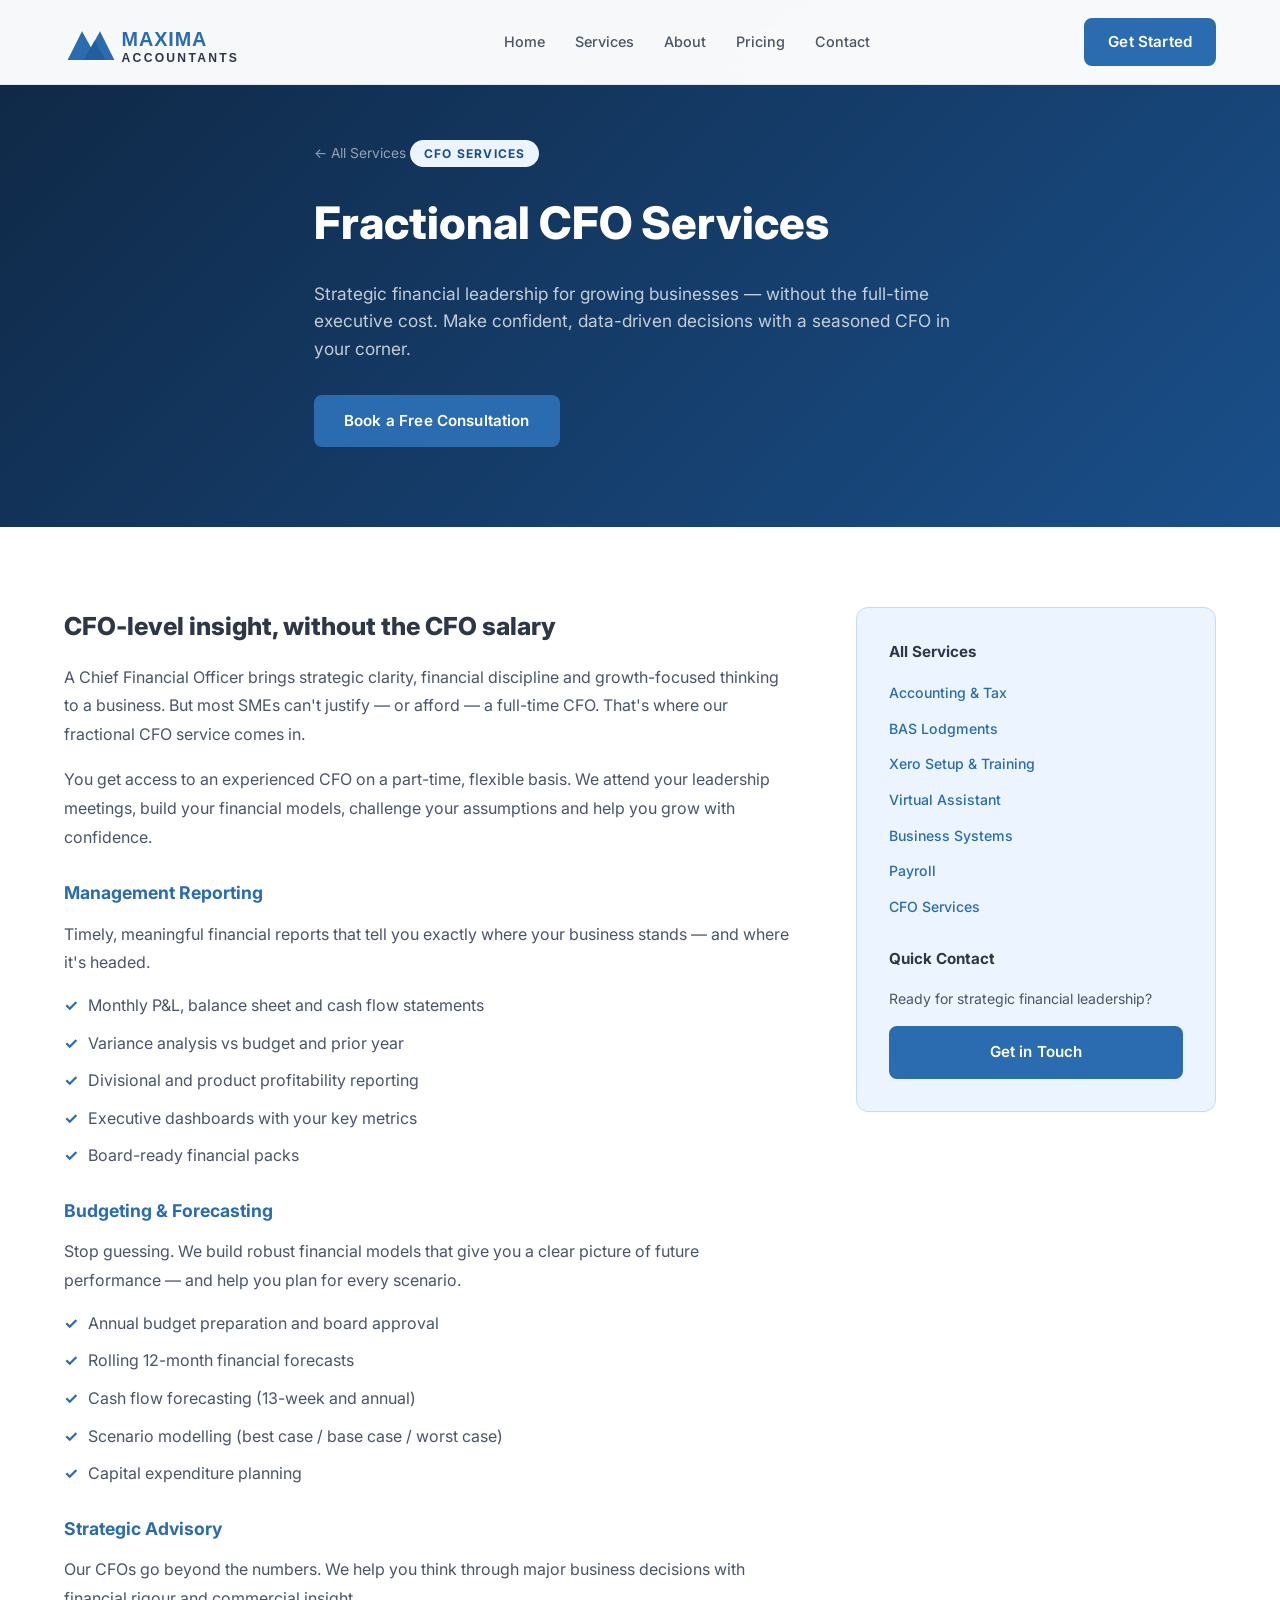
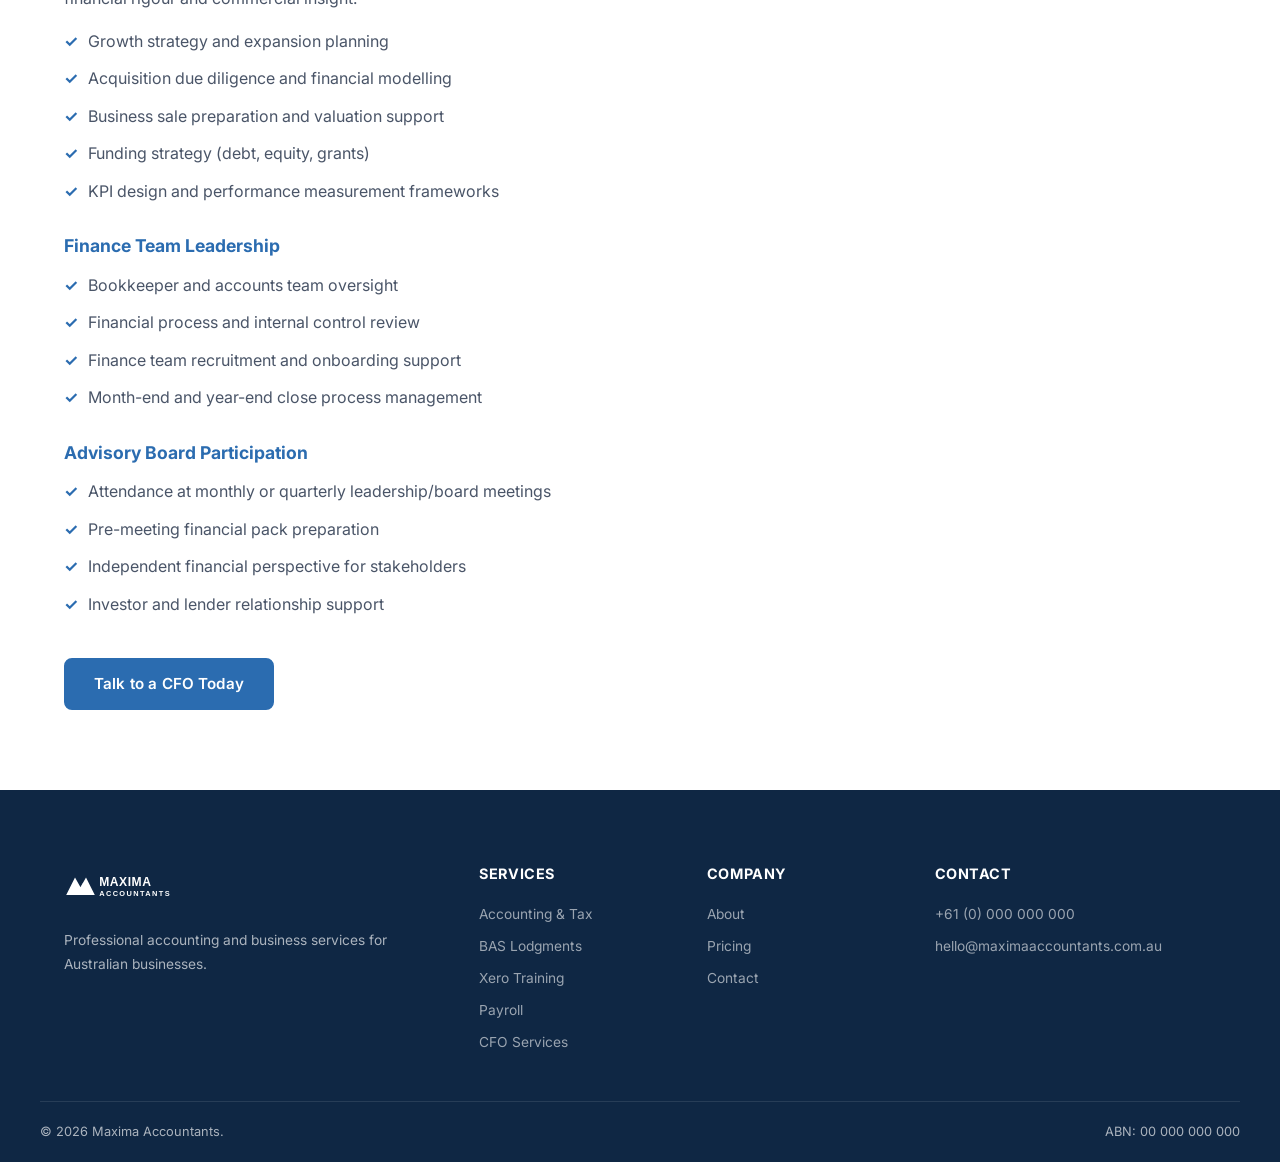
<file: services/cfo.html>
<!DOCTYPE html>
<html lang="en">
<head>
  <meta charset="UTF-8"/><meta name="viewport" content="width=device-width, initial-scale=1.0"/>
  <title>CFO Services – Maxima Accountants</title>
  <link rel="stylesheet" href="../css/style.css"/>
  <link href="https://fonts.googleapis.com/css2?family=Inter:wght@400;500;600;700;800&display=swap" rel="stylesheet"/>
</head>
<body>
  <header class="header" id="header">
    <nav class="nav container">
      <a href="../index.html" class="nav__logo"><img src="../images/logo.svg" alt="Maxima Accountants" onerror="this.style.display='none'"/></a>
      <ul class="nav__menu" id="navMenu">
        <li><a href="../index.html" class="nav__link">Home</a></li>
        <li><a href="../services.html" class="nav__link active">Services</a></li>
        <li><a href="../index.html#about" class="nav__link">About</a></li>
        <li><a href="../index.html#pricing" class="nav__link">Pricing</a></li>
        <li><a href="../index.html#contact" class="nav__link">Contact</a></li>
      </ul>
      <a href="../index.html#contact" class="btn btn--primary nav__cta">Get Started</a>
      <button class="nav__toggle" id="navToggle"><span></span><span></span><span></span></button>
    </nav>
  </header>

  <section class="page-hero">
    <div class="container page-hero__content">
      <a href="../services.html" class="page-hero__back">← All Services</a>
      <span class="section-badge">CFO Services</span>
      <h1>Fractional CFO Services</h1>
      <p>Strategic financial leadership for growing businesses — without the full-time executive cost. Make confident, data-driven decisions with a seasoned CFO in your corner.</p>
      <a href="../index.html#contact" class="btn btn--primary">Book a Free Consultation</a>
    </div>
  </section>

  <section class="service-detail">
    <div class="container service-detail__grid">
      <div class="service-detail__body">
        <h2>CFO-level insight, without the CFO salary</h2>
        <p>A Chief Financial Officer brings strategic clarity, financial discipline and growth-focused thinking to a business. But most SMEs can't justify — or afford — a full-time CFO. That's where our fractional CFO service comes in.</p>
        <p>You get access to an experienced CFO on a part-time, flexible basis. We attend your leadership meetings, build your financial models, challenge your assumptions and help you grow with confidence.</p>

        <h3>Management Reporting</h3>
        <p>Timely, meaningful financial reports that tell you exactly where your business stands — and where it's headed.</p>
        <ul>
          <li>Monthly P&amp;L, balance sheet and cash flow statements</li>
          <li>Variance analysis vs budget and prior year</li>
          <li>Divisional and product profitability reporting</li>
          <li>Executive dashboards with your key metrics</li>
          <li>Board-ready financial packs</li>
        </ul>

        <h3>Budgeting &amp; Forecasting</h3>
        <p>Stop guessing. We build robust financial models that give you a clear picture of future performance — and help you plan for every scenario.</p>
        <ul>
          <li>Annual budget preparation and board approval</li>
          <li>Rolling 12-month financial forecasts</li>
          <li>Cash flow forecasting (13-week and annual)</li>
          <li>Scenario modelling (best case / base case / worst case)</li>
          <li>Capital expenditure planning</li>
        </ul>

        <h3>Strategic Advisory</h3>
        <p>Our CFOs go beyond the numbers. We help you think through major business decisions with financial rigour and commercial insight.</p>
        <ul>
          <li>Growth strategy and expansion planning</li>
          <li>Acquisition due diligence and financial modelling</li>
          <li>Business sale preparation and valuation support</li>
          <li>Funding strategy (debt, equity, grants)</li>
          <li>KPI design and performance measurement frameworks</li>
        </ul>

        <h3>Finance Team Leadership</h3>
        <ul>
          <li>Bookkeeper and accounts team oversight</li>
          <li>Financial process and internal control review</li>
          <li>Finance team recruitment and onboarding support</li>
          <li>Month-end and year-end close process management</li>
        </ul>

        <h3>Advisory Board Participation</h3>
        <ul>
          <li>Attendance at monthly or quarterly leadership/board meetings</li>
          <li>Pre-meeting financial pack preparation</li>
          <li>Independent financial perspective for stakeholders</li>
          <li>Investor and lender relationship support</li>
        </ul>

        <div style="margin-top:40px;">
          <a href="../index.html#contact" class="btn btn--primary">Talk to a CFO Today</a>
        </div>
      </div>

      <aside class="service-sidebar">
        <h4>All Services</h4>
        <ul>
          <li><a href="accounts.html">Accounting &amp; Tax</a></li>
          <li><a href="bas.html">BAS Lodgments</a></li>
          <li><a href="xero.html">Xero Setup &amp; Training</a></li>
          <li><a href="virtual.html">Virtual Assistant</a></li>
          <li><a href="business.html">Business Systems</a></li>
          <li><a href="payroll.html">Payroll</a></li>
          <li><a href="cfo.html">CFO Services</a></li>
        </ul>
        <h4>Quick Contact</h4>
        <p style="color:var(--slate);font-size:.88rem;margin-bottom:16px;">Ready for strategic financial leadership?</p>
        <a href="../index.html#contact" class="btn btn--primary btn--full">Get in Touch</a>
      </aside>
    </div>
  </section>

  <footer class="footer">
    <div class="container footer__grid">
      <div class="footer__brand"><a href="../index.html" class="nav__logo"><img src="../images/logo.svg" alt="Maxima Accountants"/></a><p>Professional accounting and business services for Australian businesses.</p></div>
      <div class="footer__col"><h4>Services</h4><ul><li><a href="accounts.html">Accounting &amp; Tax</a></li><li><a href="bas.html">BAS Lodgments</a></li><li><a href="xero.html">Xero Training</a></li><li><a href="payroll.html">Payroll</a></li><li><a href="cfo.html">CFO Services</a></li></ul></div>
      <div class="footer__col"><h4>Company</h4><ul><li><a href="../index.html#about">About</a></li><li><a href="../index.html#pricing">Pricing</a></li><li><a href="../index.html#contact">Contact</a></li></ul></div>
      <div class="footer__col"><h4>Contact</h4><ul><li>+61 (0) 000 000 000</li><li>hello@maximaaccountants.com.au</li></ul></div>
    </div>
    <div class="footer__bottom container"><p>&copy; 2026 Maxima Accountants.</p><p>ABN: 00 000 000 000</p></div>
  </footer>
  <script src="../js/main.js"></script>
</body>
</html>
</file>
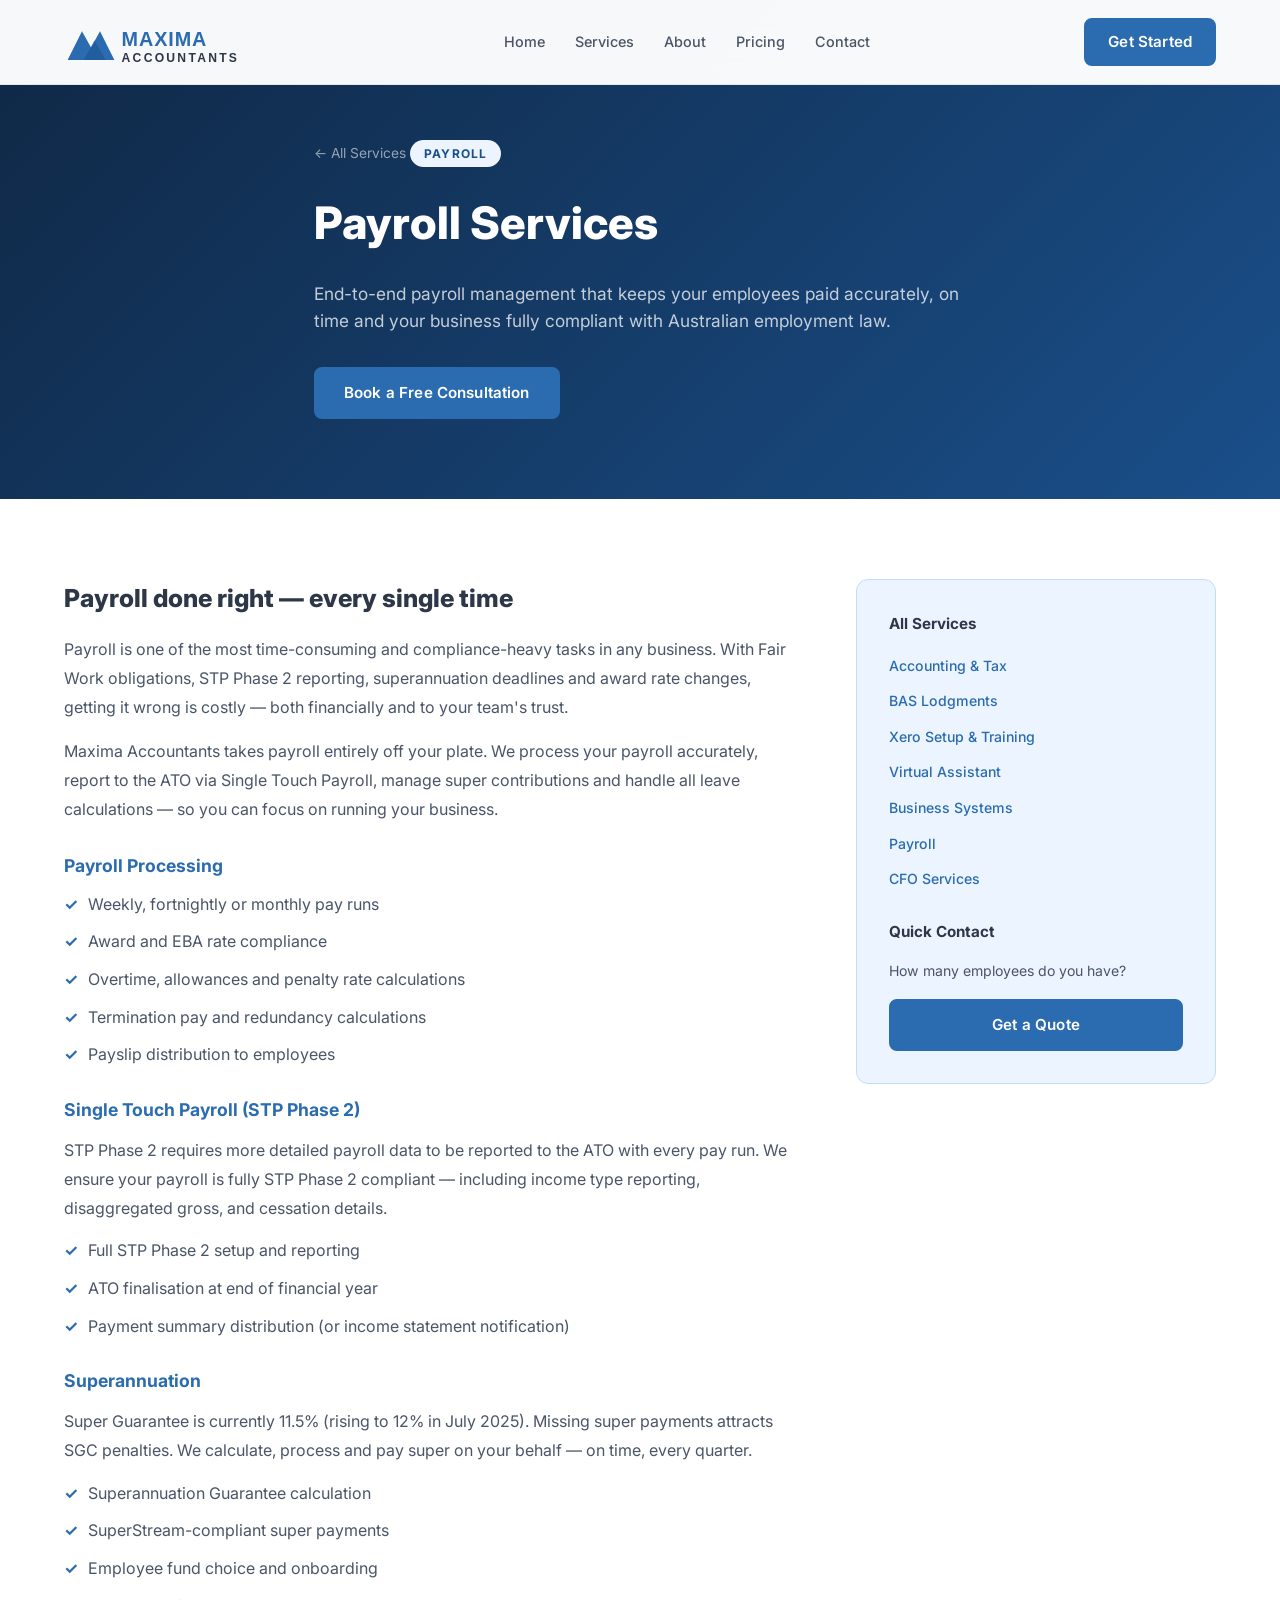
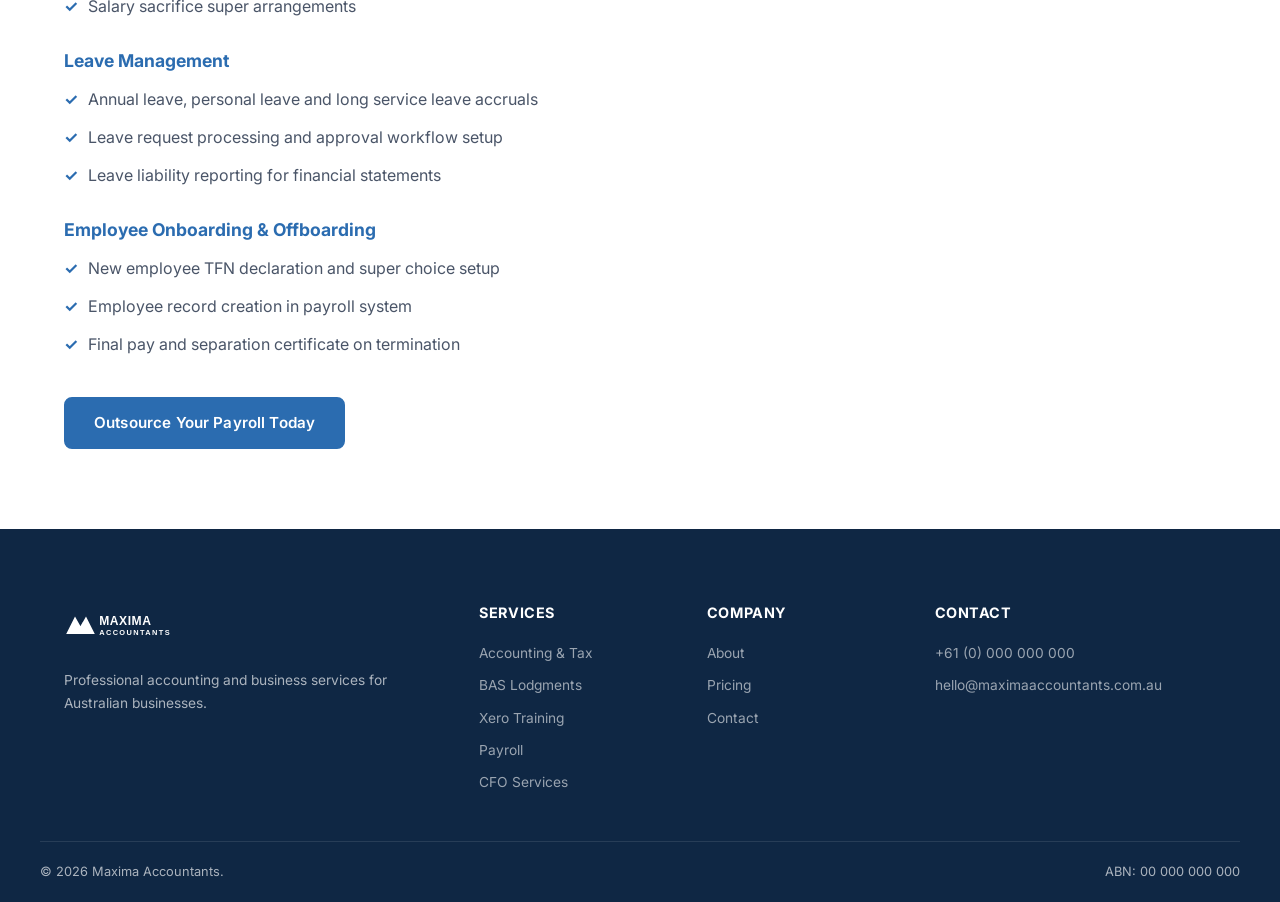
<file: services/payroll.html>
<!DOCTYPE html>
<html lang="en">
<head>
  <meta charset="UTF-8"/><meta name="viewport" content="width=device-width, initial-scale=1.0"/>
  <title>Payroll – Maxima Accountants</title>
  <link rel="stylesheet" href="../css/style.css"/>
  <link href="https://fonts.googleapis.com/css2?family=Inter:wght@400;500;600;700;800&display=swap" rel="stylesheet"/>
</head>
<body>
  <header class="header" id="header">
    <nav class="nav container">
      <a href="../index.html" class="nav__logo"><img src="../images/logo.svg" alt="Maxima Accountants" onerror="this.style.display='none'"/></a>
      <ul class="nav__menu" id="navMenu">
        <li><a href="../index.html" class="nav__link">Home</a></li>
        <li><a href="../services.html" class="nav__link active">Services</a></li>
        <li><a href="../index.html#about" class="nav__link">About</a></li>
        <li><a href="../index.html#pricing" class="nav__link">Pricing</a></li>
        <li><a href="../index.html#contact" class="nav__link">Contact</a></li>
      </ul>
      <a href="../index.html#contact" class="btn btn--primary nav__cta">Get Started</a>
      <button class="nav__toggle" id="navToggle"><span></span><span></span><span></span></button>
    </nav>
  </header>

  <section class="page-hero">
    <div class="container page-hero__content">
      <a href="../services.html" class="page-hero__back">← All Services</a>
      <span class="section-badge">Payroll</span>
      <h1>Payroll Services</h1>
      <p>End-to-end payroll management that keeps your employees paid accurately, on time and your business fully compliant with Australian employment law.</p>
      <a href="../index.html#contact" class="btn btn--primary">Book a Free Consultation</a>
    </div>
  </section>

  <section class="service-detail">
    <div class="container service-detail__grid">
      <div class="service-detail__body">
        <h2>Payroll done right — every single time</h2>
        <p>Payroll is one of the most time-consuming and compliance-heavy tasks in any business. With Fair Work obligations, STP Phase 2 reporting, superannuation deadlines and award rate changes, getting it wrong is costly — both financially and to your team's trust.</p>
        <p>Maxima Accountants takes payroll entirely off your plate. We process your payroll accurately, report to the ATO via Single Touch Payroll, manage super contributions and handle all leave calculations — so you can focus on running your business.</p>

        <h3>Payroll Processing</h3>
        <ul>
          <li>Weekly, fortnightly or monthly pay runs</li>
          <li>Award and EBA rate compliance</li>
          <li>Overtime, allowances and penalty rate calculations</li>
          <li>Termination pay and redundancy calculations</li>
          <li>Payslip distribution to employees</li>
        </ul>

        <h3>Single Touch Payroll (STP Phase 2)</h3>
        <p>STP Phase 2 requires more detailed payroll data to be reported to the ATO with every pay run. We ensure your payroll is fully STP Phase 2 compliant — including income type reporting, disaggregated gross, and cessation details.</p>
        <ul>
          <li>Full STP Phase 2 setup and reporting</li>
          <li>ATO finalisation at end of financial year</li>
          <li>Payment summary distribution (or income statement notification)</li>
        </ul>

        <h3>Superannuation</h3>
        <p>Super Guarantee is currently 11.5% (rising to 12% in July 2025). Missing super payments attracts SGC penalties. We calculate, process and pay super on your behalf — on time, every quarter.</p>
        <ul>
          <li>Superannuation Guarantee calculation</li>
          <li>SuperStream-compliant super payments</li>
          <li>Employee fund choice and onboarding</li>
          <li>Salary sacrifice super arrangements</li>
        </ul>

        <h3>Leave Management</h3>
        <ul>
          <li>Annual leave, personal leave and long service leave accruals</li>
          <li>Leave request processing and approval workflow setup</li>
          <li>Leave liability reporting for financial statements</li>
        </ul>

        <h3>Employee Onboarding &amp; Offboarding</h3>
        <ul>
          <li>New employee TFN declaration and super choice setup</li>
          <li>Employee record creation in payroll system</li>
          <li>Final pay and separation certificate on termination</li>
        </ul>

        <div style="margin-top:40px;">
          <a href="../index.html#contact" class="btn btn--primary">Outsource Your Payroll Today</a>
        </div>
      </div>

      <aside class="service-sidebar">
        <h4>All Services</h4>
        <ul>
          <li><a href="accounts.html">Accounting &amp; Tax</a></li>
          <li><a href="bas.html">BAS Lodgments</a></li>
          <li><a href="xero.html">Xero Setup &amp; Training</a></li>
          <li><a href="virtual.html">Virtual Assistant</a></li>
          <li><a href="business.html">Business Systems</a></li>
          <li><a href="payroll.html">Payroll</a></li>
          <li><a href="cfo.html">CFO Services</a></li>
        </ul>
        <h4>Quick Contact</h4>
        <p style="color:var(--slate);font-size:.88rem;margin-bottom:16px;">How many employees do you have?</p>
        <a href="../index.html#contact" class="btn btn--primary btn--full">Get a Quote</a>
      </aside>
    </div>
  </section>

  <footer class="footer">
    <div class="container footer__grid">
      <div class="footer__brand"><a href="../index.html" class="nav__logo"><img src="../images/logo.svg" alt="Maxima Accountants"/></a><p>Professional accounting and business services for Australian businesses.</p></div>
      <div class="footer__col"><h4>Services</h4><ul><li><a href="accounts.html">Accounting &amp; Tax</a></li><li><a href="bas.html">BAS Lodgments</a></li><li><a href="xero.html">Xero Training</a></li><li><a href="payroll.html">Payroll</a></li><li><a href="cfo.html">CFO Services</a></li></ul></div>
      <div class="footer__col"><h4>Company</h4><ul><li><a href="../index.html#about">About</a></li><li><a href="../index.html#pricing">Pricing</a></li><li><a href="../index.html#contact">Contact</a></li></ul></div>
      <div class="footer__col"><h4>Contact</h4><ul><li>+61 (0) 000 000 000</li><li>hello@maximaaccountants.com.au</li></ul></div>
    </div>
    <div class="footer__bottom container"><p>&copy; 2026 Maxima Accountants.</p><p>ABN: 00 000 000 000</p></div>
  </footer>
  <script src="../js/main.js"></script>
</body>
</html>
</file>
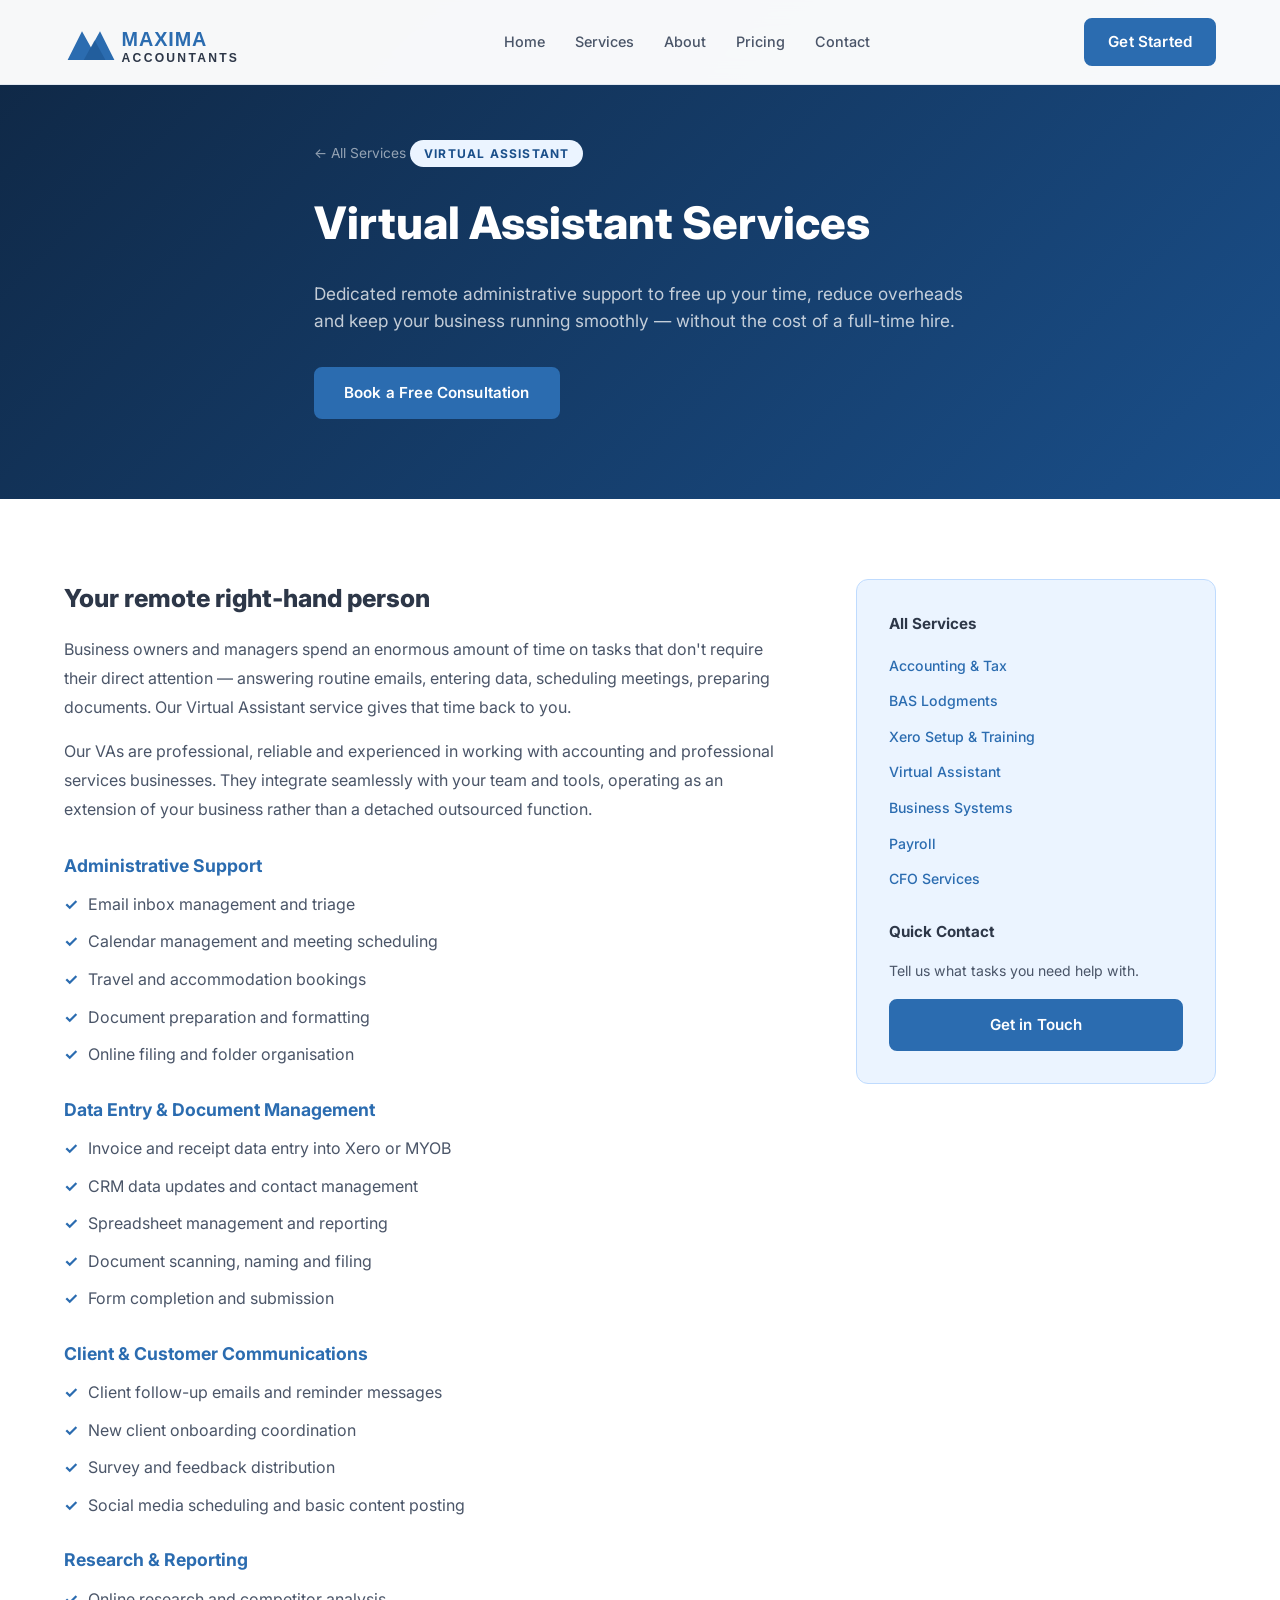
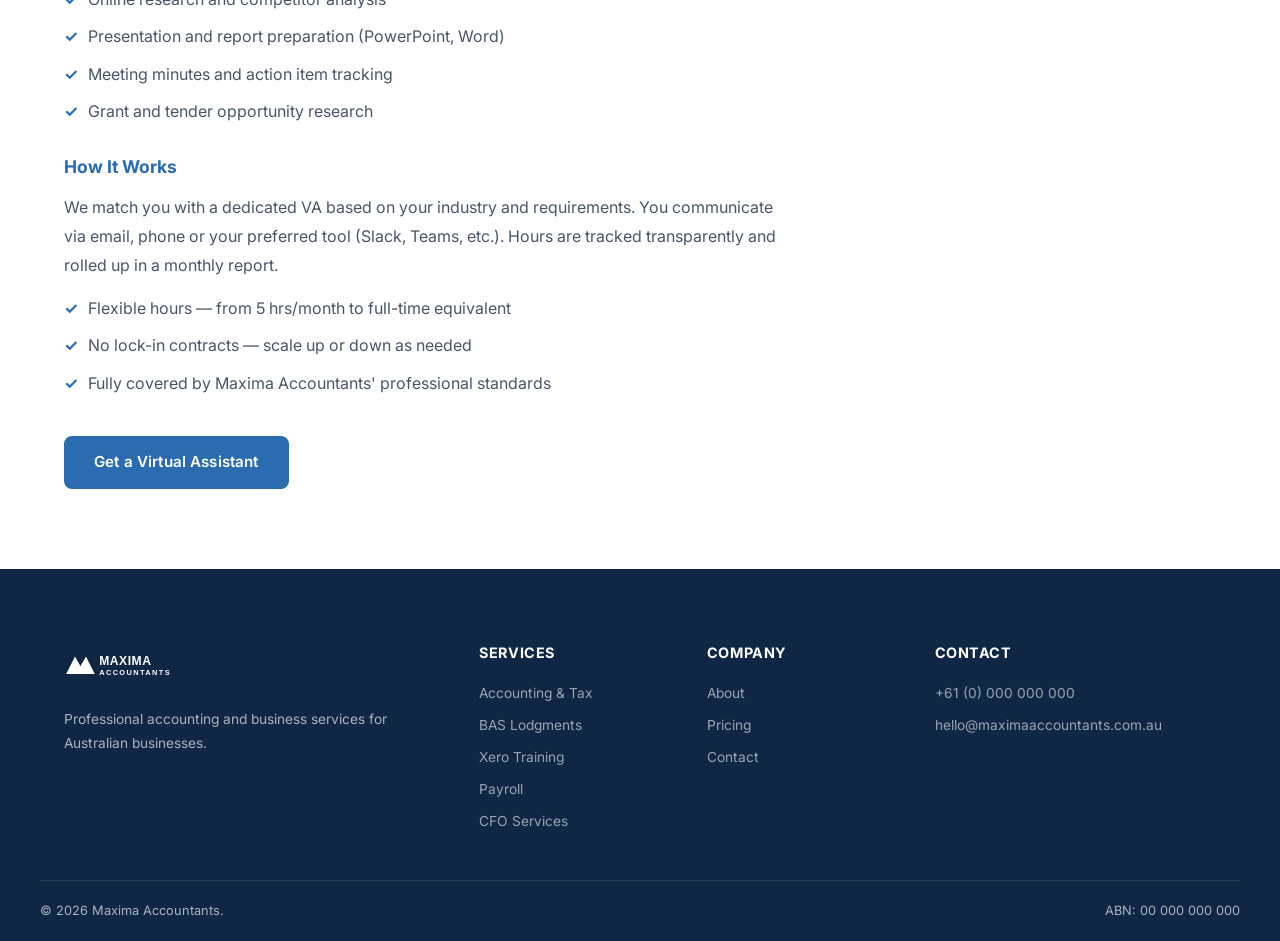
<file: services/virtual.html>
<!DOCTYPE html>
<html lang="en">
<head>
  <meta charset="UTF-8"/><meta name="viewport" content="width=device-width, initial-scale=1.0"/>
  <title>Virtual Assistant – Maxima Accountants</title>
  <link rel="stylesheet" href="../css/style.css"/>
  <link href="https://fonts.googleapis.com/css2?family=Inter:wght@400;500;600;700;800&display=swap" rel="stylesheet"/>
</head>
<body>
  <header class="header" id="header">
    <nav class="nav container">
      <a href="../index.html" class="nav__logo"><img src="../images/logo.svg" alt="Maxima Accountants" onerror="this.style.display='none'"/></a>
      <ul class="nav__menu" id="navMenu">
        <li><a href="../index.html" class="nav__link">Home</a></li>
        <li><a href="../services.html" class="nav__link active">Services</a></li>
        <li><a href="../index.html#about" class="nav__link">About</a></li>
        <li><a href="../index.html#pricing" class="nav__link">Pricing</a></li>
        <li><a href="../index.html#contact" class="nav__link">Contact</a></li>
      </ul>
      <a href="../index.html#contact" class="btn btn--primary nav__cta">Get Started</a>
      <button class="nav__toggle" id="navToggle"><span></span><span></span><span></span></button>
    </nav>
  </header>

  <section class="page-hero">
    <div class="container page-hero__content">
      <a href="../services.html" class="page-hero__back">← All Services</a>
      <span class="section-badge">Virtual Assistant</span>
      <h1>Virtual Assistant Services</h1>
      <p>Dedicated remote administrative support to free up your time, reduce overheads and keep your business running smoothly — without the cost of a full-time hire.</p>
      <a href="../index.html#contact" class="btn btn--primary">Book a Free Consultation</a>
    </div>
  </section>

  <section class="service-detail">
    <div class="container service-detail__grid">
      <div class="service-detail__body">
        <h2>Your remote right-hand person</h2>
        <p>Business owners and managers spend an enormous amount of time on tasks that don't require their direct attention — answering routine emails, entering data, scheduling meetings, preparing documents. Our Virtual Assistant service gives that time back to you.</p>
        <p>Our VAs are professional, reliable and experienced in working with accounting and professional services businesses. They integrate seamlessly with your team and tools, operating as an extension of your business rather than a detached outsourced function.</p>

        <h3>Administrative Support</h3>
        <ul>
          <li>Email inbox management and triage</li>
          <li>Calendar management and meeting scheduling</li>
          <li>Travel and accommodation bookings</li>
          <li>Document preparation and formatting</li>
          <li>Online filing and folder organisation</li>
        </ul>

        <h3>Data Entry &amp; Document Management</h3>
        <ul>
          <li>Invoice and receipt data entry into Xero or MYOB</li>
          <li>CRM data updates and contact management</li>
          <li>Spreadsheet management and reporting</li>
          <li>Document scanning, naming and filing</li>
          <li>Form completion and submission</li>
        </ul>

        <h3>Client &amp; Customer Communications</h3>
        <ul>
          <li>Client follow-up emails and reminder messages</li>
          <li>New client onboarding coordination</li>
          <li>Survey and feedback distribution</li>
          <li>Social media scheduling and basic content posting</li>
        </ul>

        <h3>Research &amp; Reporting</h3>
        <ul>
          <li>Online research and competitor analysis</li>
          <li>Presentation and report preparation (PowerPoint, Word)</li>
          <li>Meeting minutes and action item tracking</li>
          <li>Grant and tender opportunity research</li>
        </ul>

        <h3>How It Works</h3>
        <p>We match you with a dedicated VA based on your industry and requirements. You communicate via email, phone or your preferred tool (Slack, Teams, etc.). Hours are tracked transparently and rolled up in a monthly report.</p>
        <ul>
          <li>Flexible hours — from 5 hrs/month to full-time equivalent</li>
          <li>No lock-in contracts — scale up or down as needed</li>
          <li>Fully covered by Maxima Accountants' professional standards</li>
        </ul>

        <div style="margin-top:40px;">
          <a href="../index.html#contact" class="btn btn--primary">Get a Virtual Assistant</a>
        </div>
      </div>

      <aside class="service-sidebar">
        <h4>All Services</h4>
        <ul>
          <li><a href="accounts.html">Accounting &amp; Tax</a></li>
          <li><a href="bas.html">BAS Lodgments</a></li>
          <li><a href="xero.html">Xero Setup &amp; Training</a></li>
          <li><a href="virtual.html">Virtual Assistant</a></li>
          <li><a href="business.html">Business Systems</a></li>
          <li><a href="payroll.html">Payroll</a></li>
          <li><a href="cfo.html">CFO Services</a></li>
        </ul>
        <h4>Quick Contact</h4>
        <p style="color:var(--slate);font-size:.88rem;margin-bottom:16px;">Tell us what tasks you need help with.</p>
        <a href="../index.html#contact" class="btn btn--primary btn--full">Get in Touch</a>
      </aside>
    </div>
  </section>

  <footer class="footer">
    <div class="container footer__grid">
      <div class="footer__brand"><a href="../index.html" class="nav__logo"><img src="../images/logo.svg" alt="Maxima Accountants"/></a><p>Professional accounting and business services for Australian businesses.</p></div>
      <div class="footer__col"><h4>Services</h4><ul><li><a href="accounts.html">Accounting &amp; Tax</a></li><li><a href="bas.html">BAS Lodgments</a></li><li><a href="xero.html">Xero Training</a></li><li><a href="payroll.html">Payroll</a></li><li><a href="cfo.html">CFO Services</a></li></ul></div>
      <div class="footer__col"><h4>Company</h4><ul><li><a href="../index.html#about">About</a></li><li><a href="../index.html#pricing">Pricing</a></li><li><a href="../index.html#contact">Contact</a></li></ul></div>
      <div class="footer__col"><h4>Contact</h4><ul><li>+61 (0) 000 000 000</li><li>hello@maximaaccountants.com.au</li></ul></div>
    </div>
    <div class="footer__bottom container"><p>&copy; 2026 Maxima Accountants.</p><p>ABN: 00 000 000 000</p></div>
  </footer>
  <script src="../js/main.js"></script>
</body>
</html>
</file>
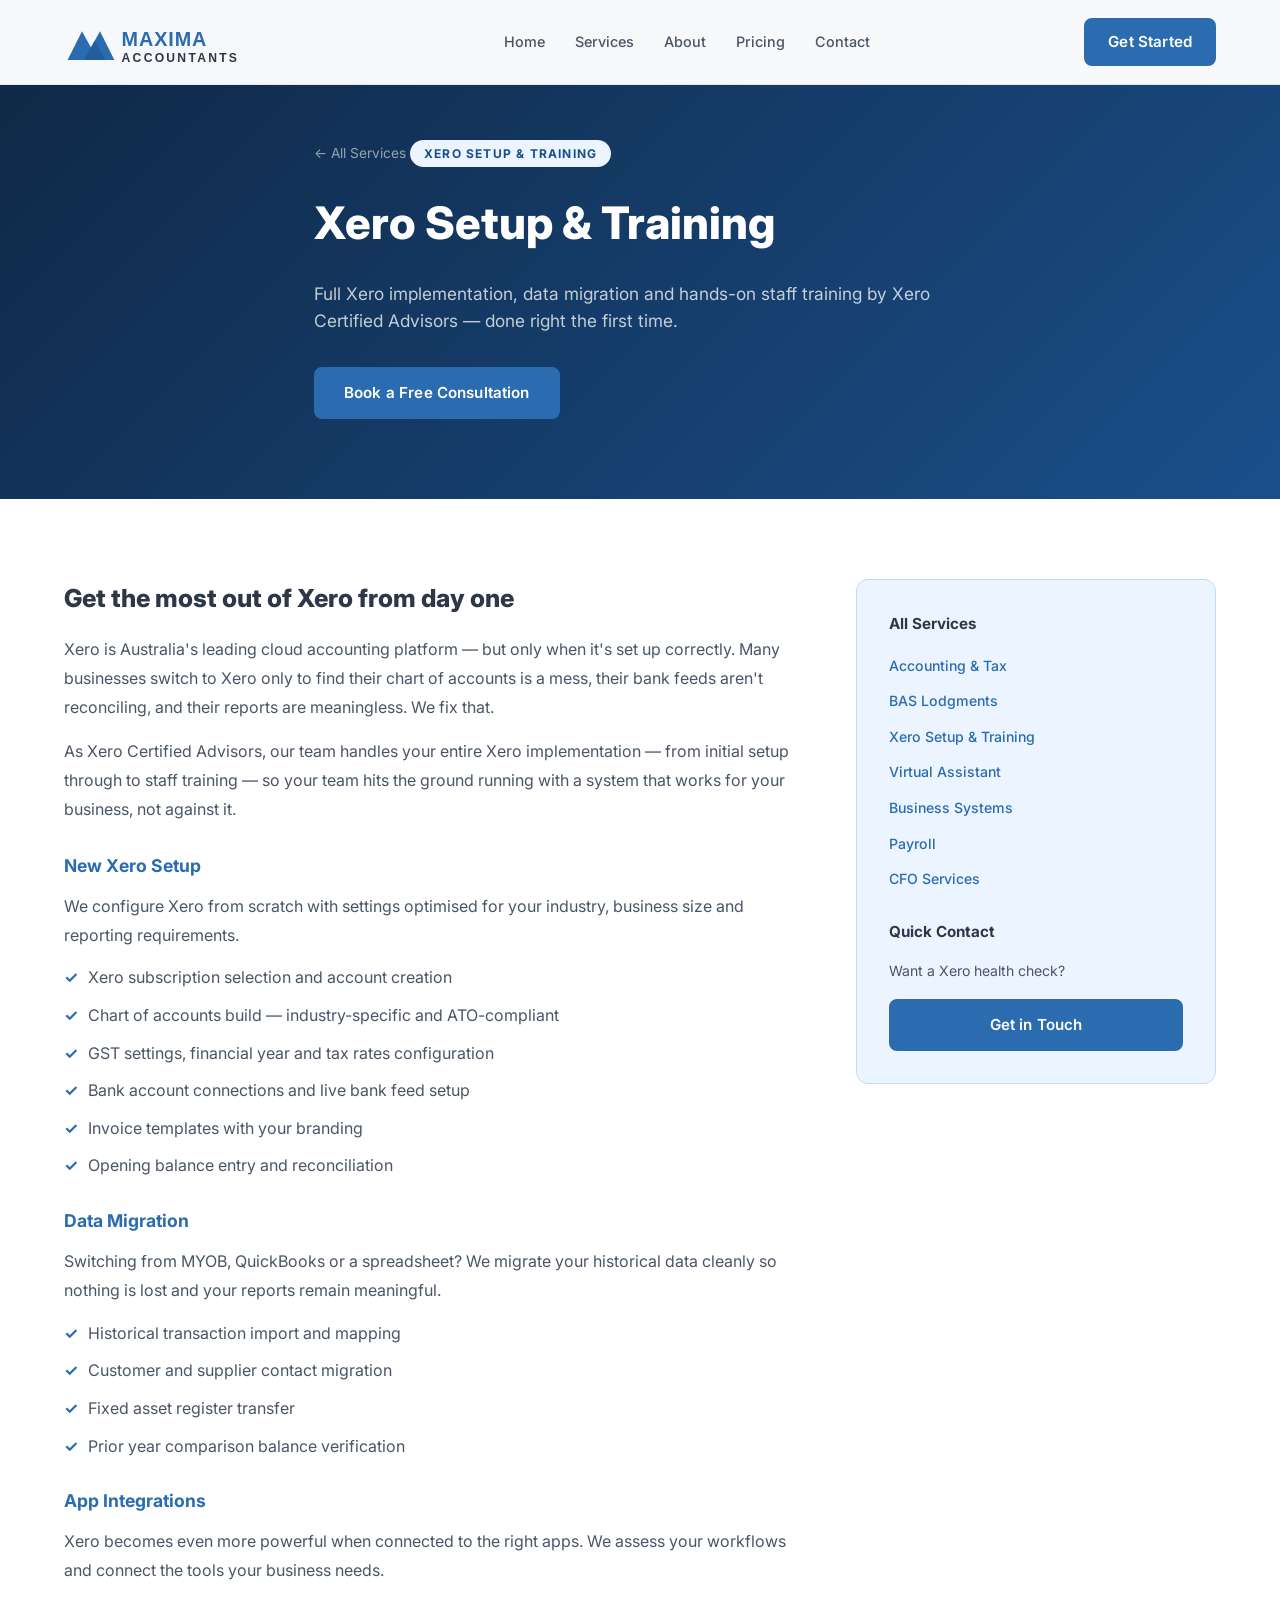
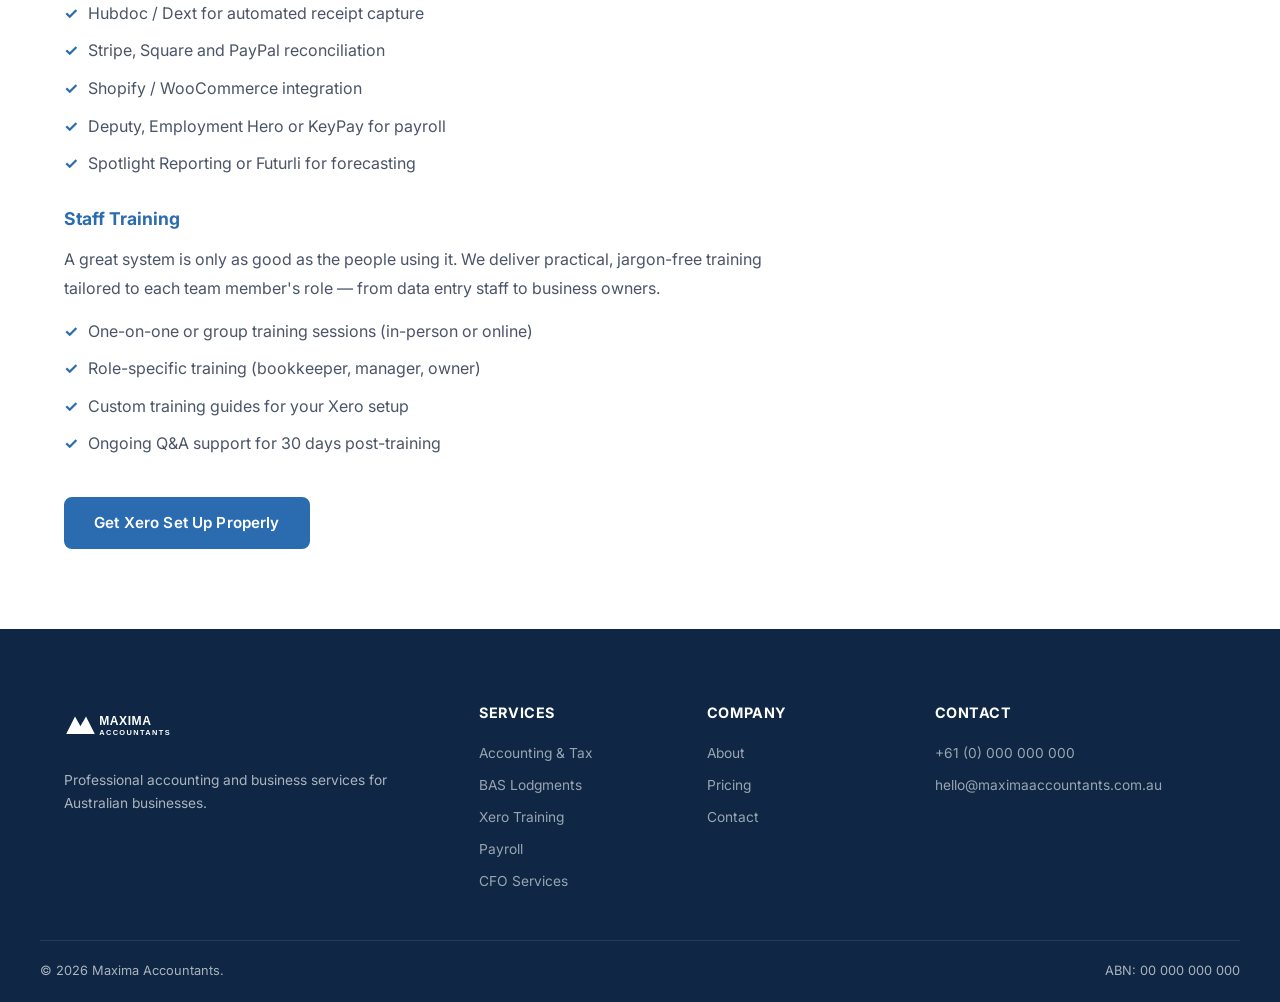
<file: services/xero.html>
<!DOCTYPE html>
<html lang="en">
<head>
  <meta charset="UTF-8"/><meta name="viewport" content="width=device-width, initial-scale=1.0"/>
  <title>Xero Setup &amp; Training – Maxima Accountants</title>
  <link rel="stylesheet" href="../css/style.css"/>
  <link href="https://fonts.googleapis.com/css2?family=Inter:wght@400;500;600;700;800&display=swap" rel="stylesheet"/>
</head>
<body>
  <header class="header" id="header">
    <nav class="nav container">
      <a href="../index.html" class="nav__logo"><img src="../images/logo.svg" alt="Maxima Accountants" onerror="this.style.display='none'"/></a>
      <ul class="nav__menu" id="navMenu">
        <li><a href="../index.html" class="nav__link">Home</a></li>
        <li><a href="../services.html" class="nav__link active">Services</a></li>
        <li><a href="../index.html#about" class="nav__link">About</a></li>
        <li><a href="../index.html#pricing" class="nav__link">Pricing</a></li>
        <li><a href="../index.html#contact" class="nav__link">Contact</a></li>
      </ul>
      <a href="../index.html#contact" class="btn btn--primary nav__cta">Get Started</a>
      <button class="nav__toggle" id="navToggle"><span></span><span></span><span></span></button>
    </nav>
  </header>

  <section class="page-hero">
    <div class="container page-hero__content">
      <a href="../services.html" class="page-hero__back">← All Services</a>
      <span class="section-badge">Xero Setup &amp; Training</span>
      <h1>Xero Setup &amp; Training</h1>
      <p>Full Xero implementation, data migration and hands-on staff training by Xero Certified Advisors — done right the first time.</p>
      <a href="../index.html#contact" class="btn btn--primary">Book a Free Consultation</a>
    </div>
  </section>

  <section class="service-detail">
    <div class="container service-detail__grid">
      <div class="service-detail__body">
        <h2>Get the most out of Xero from day one</h2>
        <p>Xero is Australia's leading cloud accounting platform — but only when it's set up correctly. Many businesses switch to Xero only to find their chart of accounts is a mess, their bank feeds aren't reconciling, and their reports are meaningless. We fix that.</p>
        <p>As Xero Certified Advisors, our team handles your entire Xero implementation — from initial setup through to staff training — so your team hits the ground running with a system that works for your business, not against it.</p>

        <h3>New Xero Setup</h3>
        <p>We configure Xero from scratch with settings optimised for your industry, business size and reporting requirements.</p>
        <ul>
          <li>Xero subscription selection and account creation</li>
          <li>Chart of accounts build — industry-specific and ATO-compliant</li>
          <li>GST settings, financial year and tax rates configuration</li>
          <li>Bank account connections and live bank feed setup</li>
          <li>Invoice templates with your branding</li>
          <li>Opening balance entry and reconciliation</li>
        </ul>

        <h3>Data Migration</h3>
        <p>Switching from MYOB, QuickBooks or a spreadsheet? We migrate your historical data cleanly so nothing is lost and your reports remain meaningful.</p>
        <ul>
          <li>Historical transaction import and mapping</li>
          <li>Customer and supplier contact migration</li>
          <li>Fixed asset register transfer</li>
          <li>Prior year comparison balance verification</li>
        </ul>

        <h3>App Integrations</h3>
        <p>Xero becomes even more powerful when connected to the right apps. We assess your workflows and connect the tools your business needs.</p>
        <ul>
          <li>Hubdoc / Dext for automated receipt capture</li>
          <li>Stripe, Square and PayPal reconciliation</li>
          <li>Shopify / WooCommerce integration</li>
          <li>Deputy, Employment Hero or KeyPay for payroll</li>
          <li>Spotlight Reporting or Futurli for forecasting</li>
        </ul>

        <h3>Staff Training</h3>
        <p>A great system is only as good as the people using it. We deliver practical, jargon-free training tailored to each team member's role — from data entry staff to business owners.</p>
        <ul>
          <li>One-on-one or group training sessions (in-person or online)</li>
          <li>Role-specific training (bookkeeper, manager, owner)</li>
          <li>Custom training guides for your Xero setup</li>
          <li>Ongoing Q&amp;A support for 30 days post-training</li>
        </ul>

        <div style="margin-top:40px;">
          <a href="../index.html#contact" class="btn btn--primary">Get Xero Set Up Properly</a>
        </div>
      </div>

      <aside class="service-sidebar">
        <h4>All Services</h4>
        <ul>
          <li><a href="accounts.html">Accounting &amp; Tax</a></li>
          <li><a href="bas.html">BAS Lodgments</a></li>
          <li><a href="xero.html">Xero Setup &amp; Training</a></li>
          <li><a href="virtual.html">Virtual Assistant</a></li>
          <li><a href="business.html">Business Systems</a></li>
          <li><a href="payroll.html">Payroll</a></li>
          <li><a href="cfo.html">CFO Services</a></li>
        </ul>
        <h4>Quick Contact</h4>
        <p style="color:var(--slate);font-size:.88rem;margin-bottom:16px;">Want a Xero health check?</p>
        <a href="../index.html#contact" class="btn btn--primary btn--full">Get in Touch</a>
      </aside>
    </div>
  </section>

  <footer class="footer">
    <div class="container footer__grid">
      <div class="footer__brand"><a href="../index.html" class="nav__logo"><img src="../images/logo.svg" alt="Maxima Accountants"/></a><p>Professional accounting and business services for Australian businesses.</p></div>
      <div class="footer__col"><h4>Services</h4><ul><li><a href="accounts.html">Accounting &amp; Tax</a></li><li><a href="bas.html">BAS Lodgments</a></li><li><a href="xero.html">Xero Training</a></li><li><a href="payroll.html">Payroll</a></li><li><a href="cfo.html">CFO Services</a></li></ul></div>
      <div class="footer__col"><h4>Company</h4><ul><li><a href="../index.html#about">About</a></li><li><a href="../index.html#pricing">Pricing</a></li><li><a href="../index.html#contact">Contact</a></li></ul></div>
      <div class="footer__col"><h4>Contact</h4><ul><li>+61 (0) 000 000 000</li><li>hello@maximaaccountants.com.au</li></ul></div>
    </div>
    <div class="footer__bottom container"><p>&copy; 2026 Maxima Accountants.</p><p>ABN: 00 000 000 000</p></div>
  </footer>
  <script src="../js/main.js"></script>
</body>
</html>
</file>
<file: css/style.css>
/* ================================================================
   MAXIMA ACCOUNTANTS — Brand Color System
   Primary Blue   : #2B6CB0  (logo M-mark & MAXIMA wordmark)
   Dark Blue      : #1A4F8A  (hover / depth)
   Light Blue     : #EBF4FF  (backgrounds / tints)
   Charcoal       : #2D3748  (ACCOUNTANTS text / headings)
   Slate          : #4A5568  (body copy)
   Border         : #E2E8F0
   ================================================================ */

/* ===== RESET ===== */
*, *::before, *::after { box-sizing: border-box; margin: 0; padding: 0; }
html { scroll-behavior: smooth; font-size: 16px; }
body { font-family: 'Inter', sans-serif; color: #2D3748; background: #fff; line-height: 1.6; }
a { text-decoration: none; color: inherit; }
ul { list-style: none; }
img { max-width: 100%; display: block; }

/* ===== BRAND TOKENS ===== */
:root {
  --blue:        #2B6CB0;
  --blue-dark:   #1A4F8A;
  --blue-mid:    #2563EB;
  --blue-light:  #EBF4FF;
  --blue-tint:   #DBEAFE;
  --charcoal:    #2D3748;
  --slate:       #4A5568;
  --light:       #F7FAFC;
  --border:      #E2E8F0;
  --white:       #ffffff;
  --radius:      12px;
  --shadow:      0 4px 24px rgba(43,108,176,0.10);
  --shadow-lg:   0 12px 40px rgba(43,108,176,0.16);
}

/* ===== CONTAINER ===== */
.container { max-width: 1200px; margin: 0 auto; padding: 0 24px; }

/* ===== BUTTONS ===== */
.btn {
  display: inline-flex; align-items: center; justify-content: center;
  padding: 12px 28px; border-radius: 8px; font-weight: 600; font-size: 0.95rem;
  cursor: pointer; border: 2px solid transparent; transition: all 0.2s ease;
  letter-spacing: 0.01em;
}
.btn--primary  { background: var(--blue); color: #fff; border-color: var(--blue); }
.btn--primary:hover  { background: var(--blue-dark); border-color: var(--blue-dark); transform: translateY(-2px); box-shadow: 0 6px 20px rgba(43,108,176,0.35); }
.btn--outline  { background: transparent; color: var(--blue); border-color: var(--blue); }
.btn--outline:hover { background: var(--blue-light); transform: translateY(-2px); }
.btn--full { width: 100%; }

/* ===== SECTION COMMON ===== */
.section-badge {
  display: inline-block; background: var(--blue-light); color: var(--blue-dark);
  font-size: 0.75rem; font-weight: 700; letter-spacing: 0.1em; text-transform: uppercase;
  padding: 4px 14px; border-radius: 20px; margin-bottom: 12px;
}
.section-title { font-size: clamp(1.75rem, 3vw, 2.4rem); font-weight: 800; color: var(--charcoal); line-height: 1.2; margin-bottom: 16px; }
.section-desc  { color: var(--slate); max-width: 560px; font-size: 1.05rem; }
.section-header { text-align: center; margin-bottom: 56px; }
.section-header .section-desc { margin: 0 auto; }

/* ===== HEADER / NAV ===== */
.header {
  position: fixed; top: 0; left: 0; right: 0; z-index: 1000;
  background: rgba(255,255,255,0.97); backdrop-filter: blur(12px);
  border-bottom: 1px solid var(--border); transition: box-shadow 0.2s;
}
.header.scrolled { box-shadow: var(--shadow); }
.nav { display: flex; align-items: center; gap: 24px; height: 84px; }

/* Logo */
.nav__logo { display: flex; align-items: center; flex-shrink: 0; }
.nav__logo img { height: 72px; width: auto; }
/* Fallback text logo if image missing */
.nav__logo-text .logo-max { color: var(--blue); font-size: 1.25rem; font-weight: 900; letter-spacing: 0.04em; }
.nav__logo-text .logo-sub { display: block; color: var(--charcoal); font-size: 0.6rem; font-weight: 700; letter-spacing: 0.22em; text-transform: uppercase; margin-top: -2px; }

.nav__menu { display: flex; gap: 2px; margin: 0 auto; }
.nav__link {
  padding: 8px 14px; border-radius: 6px; font-size: 0.9rem; font-weight: 500;
  color: var(--slate); transition: all 0.15s;
}
.nav__link:hover, .nav__link.active { color: var(--blue); background: var(--blue-light); }
.nav__cta { margin-left: 8px; flex-shrink: 0; padding: 10px 22px; }
.nav__toggle { display: none; flex-direction: column; gap: 5px; background: none; border: none; cursor: pointer; padding: 4px; }
.nav__toggle span { display: block; width: 24px; height: 2px; background: var(--charcoal); border-radius: 2px; transition: all 0.3s; }

/* ===== HERO ===== */
.hero {
  position: relative;
  background: linear-gradient(135deg, #0F2744 0%, #1A4F8A 55%, #2B6CB0 100%);
  padding: 130px 0 90px; overflow: hidden;
}
.hero__bg {
  position: absolute; inset: 0;
  background: radial-gradient(ellipse at 75% 40%, rgba(43,108,176,0.25) 0%, transparent 65%);
  pointer-events: none;
}
/* subtle grid pattern */
.hero::before {
  content: ''; position: absolute; inset: 0;
  background-image: linear-gradient(rgba(255,255,255,0.04) 1px, transparent 1px),
                    linear-gradient(90deg, rgba(255,255,255,0.04) 1px, transparent 1px);
  background-size: 48px 48px; pointer-events: none;
}
.hero__content { display: grid; grid-template-columns: 1fr 1fr; gap: 60px; align-items: center; position: relative; }
.hero__badge {
  display: inline-block;
  background: rgba(43,108,176,0.25); border: 1px solid rgba(255,255,255,0.3);
  color: #fff; font-size: 0.78rem; font-weight: 600; letter-spacing: 0.06em;
  text-transform: uppercase; padding: 5px 16px; border-radius: 20px; margin-bottom: 20px;
}
.hero__title { font-size: clamp(2rem, 4vw, 3.2rem); font-weight: 800; color: #fff; line-height: 1.15; margin-bottom: 20px; }
.hero__title span { color: #93C5FD; }
.hero__desc { color: rgba(255,255,255,0.78); font-size: 1.08rem; margin-bottom: 32px; max-width: 480px; }
.hero__actions { display: flex; gap: 16px; margin-bottom: 48px; flex-wrap: wrap; }
.hero__actions .btn--outline { border-color: rgba(255,255,255,0.5); color: #fff; }
.hero__actions .btn--outline:hover { background: rgba(255,255,255,0.12); }
.hero__stats { display: flex; gap: 36px; }
.stat strong { display: block; font-size: 1.9rem; font-weight: 800; color: #fff; }
.stat span { font-size: 0.82rem; color: rgba(255,255,255,0.6); }

/* Hero visual cards */
.hero__visual { position: relative; display: flex; align-items: center; justify-content: center; min-height: 320px; }
.hero__card {
  position: absolute;
  background: rgba(255,255,255,0.10); backdrop-filter: blur(14px);
  border: 1px solid rgba(255,255,255,0.22); border-radius: var(--radius);
  padding: 16px 20px; display: flex; align-items: center; gap: 12px;
  color: #fff; min-width: 210px;
}
.hero__card svg { width: 30px; height: 30px; color: #93C5FD; flex-shrink: 0; }
.hero__card div strong { display: block; font-weight: 600; font-size: 0.88rem; }
.hero__card div small { font-size: 0.76rem; color: rgba(255,255,255,0.62); }

/* Hero image wrapper — photo fills right column, cards float on top */
.hero__img-wrap {
  position: relative;
  width: 100%;
  height: 460px;
  border-radius: 20px;
  overflow: visible;
}
.hero__photo {
  width: 100%;
  height: 100%;
  object-fit: cover;
  border-radius: 20px;
  display: block;
  box-shadow: 0 24px 64px rgba(0,0,0,0.35);
}
.hero__img-overlay {
  position: absolute;
  inset: 0;
  border-radius: 20px;
  background: linear-gradient(135deg, rgba(15,39,68,0.18) 0%, rgba(43,108,176,0.10) 100%);
  pointer-events: none;
}

/* Cards sit on top of the photo */
.hero__img-wrap .hero__card {
  position: absolute;
  z-index: 2;
}
.hero__card--1 { top: 6%;   right: -24px; }
.hero__card--2 { top: 42%;  right: -28px; }
.hero__card--3 { bottom: 6%; right: -16px; top: auto; }

.hero__wave { position: absolute; bottom: -1px; left: 0; right: 0; }
.hero__wave svg { width: 100%; height: 60px; }

/* ===== TRUST BAR ===== */
.trust {
  padding: 28px 24px; display: flex; align-items: center; gap: 20px; flex-wrap: wrap;
  border-bottom: 1px solid var(--border); background: var(--white);
}
.trust__label { color: var(--slate); font-size: 0.82rem; font-weight: 500; }
.trust__logos { display: flex; align-items: center; gap: 16px; flex-wrap: wrap; }
.trust__logo { font-weight: 700; font-size: 0.88rem; color: var(--blue); }
.trust__sep  { color: var(--border); font-size: 1.2rem; }

/* ===== SERVICES GRID ===== */
.services { padding: 100px 0; background: var(--light); }
.services__grid { display: grid; grid-template-columns: repeat(4, 1fr); gap: 24px; }
.service-card {
  background: var(--white); border: 1.5px solid var(--border); border-radius: var(--radius);
  padding: 32px 24px; transition: all 0.25s ease;
}
.service-card:hover { border-color: var(--blue); box-shadow: var(--shadow-lg); transform: translateY(-5px); }
.service-card__icon { width: 60px; height: 60px; margin-bottom: 20px; }
.service-card__icon svg { width: 100%; height: 100%; }
.service-card h3 { font-size: 1.02rem; font-weight: 700; color: var(--charcoal); margin-bottom: 10px; }
.service-card p  { font-size: 0.88rem; color: var(--slate); margin-bottom: 20px; line-height: 1.65; }
.service-card__link { color: var(--blue); font-size: 0.88rem; font-weight: 600; transition: color 0.2s; }
.service-card__link:hover { color: var(--blue-dark); }
.service-card--cta { background: var(--blue-light); }

/* ===== ABOUT ===== */
.about { padding: 100px 0; background: var(--white); }
.about__grid { display: grid; grid-template-columns: 1fr 1fr; gap: 80px; align-items: center; }
.about__img-placeholder {
  border-radius: 20px; overflow: hidden; background: var(--blue-light);
  aspect-ratio: 1; display: flex; align-items: center; justify-content: center;
}
.about__img-placeholder svg { width: 70%; height: 70%; }
/* Real photo replaces placeholder */
.about__photo {
  width: 100%; height: 100%; object-fit: cover;
  border-radius: 20px;
  box-shadow: 0 20px 56px rgba(43,108,176,0.18);
  display: block;
}
.about__badge-float {
  position: absolute; bottom: -20px; right: -20px;
  background: var(--blue); color: #fff; border-radius: var(--radius);
  padding: 20px 24px; text-align: center; box-shadow: var(--shadow-lg);
}
.about__badge-float strong { display: block; font-size: 2rem; font-weight: 800; }
.about__badge-float span   { font-size: 0.78rem; }
.about__img-wrap { position: relative; }
.about__text p { color: var(--slate); margin-bottom: 16px; }
.about__list { margin: 24px 0 32px; display: flex; flex-direction: column; gap: 12px; }
.about__list li { display: flex; align-items: flex-start; gap: 10px; color: var(--slate); font-size: 0.93rem; }
.about__list li svg { width: 20px; height: 20px; color: var(--blue); flex-shrink: 0; margin-top: 2px; }

/* ===== PRICING ===== */
.pricing { padding: 100px 0; background: var(--light); }
.pricing__toggle { display: flex; align-items: center; justify-content: center; gap: 16px; margin-bottom: 48px; }
.toggle-label { font-weight: 600; color: var(--slate); }
.toggle-label.active { color: var(--charcoal); }
.toggle-switch { position: relative; display: inline-block; width: 52px; height: 28px; }
.toggle-switch input { opacity: 0; width: 0; height: 0; }
.toggle-slider { position: absolute; inset: 0; background: var(--blue); border-radius: 28px; cursor: pointer; transition: 0.3s; }
.toggle-slider::before { content: ''; position: absolute; width: 20px; height: 20px; left: 4px; bottom: 4px; background: #fff; border-radius: 50%; transition: 0.3s; }
input:checked + .toggle-slider::before { transform: translateX(24px); }
.save-badge { background: #DCFCE7; color: #166534; font-size: 0.72rem; font-weight: 700; padding: 2px 8px; border-radius: 10px; margin-left: 6px; font-style: normal; }

.pricing__grid { display: grid; grid-template-columns: repeat(3, 1fr); gap: 28px; }
.pricing-card { background: var(--white); border: 2px solid var(--border); border-radius: 16px; padding: 36px 32px; position: relative; transition: all 0.25s; }
.pricing-card:hover { box-shadow: var(--shadow-lg); }
.pricing-card--popular { border-color: var(--blue); box-shadow: var(--shadow); }
.popular-badge {
  position: absolute; top: -14px; left: 50%; transform: translateX(-50%);
  background: var(--blue); color: #fff; font-size: 0.75rem; font-weight: 700;
  padding: 4px 18px; border-radius: 20px; white-space: nowrap;
}
.pricing-card__header h3 { font-size: 1.4rem; font-weight: 800; color: var(--charcoal); }
.pricing-card__header p  { color: var(--slate); font-size: 0.86rem; margin-top: 4px; }
.pricing-card__price { display: flex; align-items: flex-end; gap: 4px; margin: 28px 0; }
.currency { font-size: 1.4rem; font-weight: 700; color: var(--blue); padding-bottom: 6px; }
.amount   { font-size: 3.2rem; font-weight: 800; color: var(--charcoal); line-height: 1; }
.period   { font-size: 1rem; color: var(--slate); padding-bottom: 8px; }
.pricing-card__features { display: flex; flex-direction: column; gap: 12px; margin-bottom: 32px; }
.pricing-card__features li { display: flex; align-items: center; gap: 10px; font-size: 0.88rem; color: var(--slate); }
.pricing-card__features li svg { width: 18px; height: 18px; color: var(--blue); flex-shrink: 0; }
.pricing-card__features li.disabled { color: #CBD5E0; }
.pricing-card__features li.disabled svg { color: #CBD5E0; }
.pricing__note { text-align: center; color: var(--slate); font-size: 0.84rem; margin-top: 32px; }

/* ===== TESTIMONIALS ===== */
.testimonials { padding: 100px 0; background: var(--white); }
.testimonials__grid { display: grid; grid-template-columns: repeat(3, 1fr); gap: 28px; }
.testimonial-card {
  background: var(--light); border: 1.5px solid var(--border);
  border-radius: var(--radius); padding: 32px;
  transition: box-shadow 0.2s;
}
.testimonial-card:hover { box-shadow: var(--shadow); }
.stars { color: #F59E0B; font-size: 1.1rem; margin-bottom: 16px; }
.testimonial-card p { color: var(--slate); font-size: 0.93rem; font-style: italic; margin-bottom: 24px; line-height: 1.7; }
.testimonial-card__author { display: flex; align-items: center; gap: 12px; }
.author-avatar { width: 42px; height: 42px; border-radius: 50%; background: var(--blue); color: #fff; font-weight: 700; font-size: 0.82rem; display: flex; align-items: center; justify-content: center; flex-shrink: 0; }
.testimonial-card__author strong { display: block; font-size: 0.88rem; color: var(--charcoal); }
.testimonial-card__author small  { color: var(--slate); font-size: 0.78rem; }

/* ===== WHY US BANNER ===== */
.why-us {
  position: relative;
  min-height: 520px;
  display: flex;
  align-items: center;
  overflow: hidden;
}
.why-us__img-wrap {
  position: absolute;
  inset: 0;
  z-index: 0;
}
.why-us__img-wrap img {
  width: 100%; height: 100%;
  object-fit: cover;
  object-position: center top;
  display: block;
}
.why-us__overlay {
  position: absolute; inset: 0;
  background: linear-gradient(105deg, rgba(10,28,55,0.88) 0%, rgba(26,79,138,0.75) 50%, rgba(43,108,176,0.40) 100%);
}
.why-us__content {
  position: relative; z-index: 1;
  padding: 80px 24px;
}
.why-us__text {
  max-width: 600px;
}
.why-us__text .section-badge {
  background: rgba(255,255,255,0.15);
  color: #93C5FD;
  border: 1px solid rgba(255,255,255,0.2);
}
.why-us__text .section-title { color: #fff; }
.why-us__text p {
  color: rgba(255,255,255,0.78);
  font-size: 1.05rem;
  line-height: 1.75;
  margin-bottom: 40px;
}
.why-us__stats {
  display: flex; gap: 40px; flex-wrap: wrap;
  margin-bottom: 40px;
}
.why-stat strong {
  display: block;
  font-size: 2rem; font-weight: 800; color: #fff;
  line-height: 1;
}
.why-stat span {
  font-size: 0.82rem; color: rgba(255,255,255,0.6);
  margin-top: 4px; display: block;
}
.why-us__text .btn--primary {
  background: #fff; color: var(--blue); border-color: #fff;
}
.why-us__text .btn--primary:hover {
  background: var(--blue-light); border-color: var(--blue-light); color: var(--blue-dark);
}

/* ===== CONTACT ===== */
.contact { padding: 100px 0; background: var(--light); }
.contact__grid { display: grid; grid-template-columns: 1fr 1.4fr; gap: 80px; align-items: start; }
.contact__info p { color: var(--slate); margin-bottom: 36px; margin-top: 12px; }
.contact__details { display: flex; flex-direction: column; gap: 20px; }
.contact__detail { display: flex; align-items: flex-start; gap: 12px; }
.contact__detail svg  { width: 22px; height: 22px; color: var(--blue); flex-shrink: 0; margin-top: 2px; }
.contact__detail span { color: var(--slate); font-size: 0.93rem; }
.contact__form { background: var(--white); border-radius: 16px; padding: 32px; box-shadow: var(--shadow); }
.contact__form--compact .form-group { margin-bottom: 10px; }
.form-row { display: grid; grid-template-columns: 1fr 1fr; gap: 12px; }
.form-group { display: flex; flex-direction: column; gap: 4px; margin-bottom: 10px; }
.form-group label { font-size: 0.8rem; font-weight: 600; color: var(--charcoal); }
.form-group input,
.form-group select,
.form-group textarea {
  padding: 9px 12px; border: 1.5px solid var(--border); border-radius: 8px;
  font-size: 0.88rem; font-family: inherit; color: var(--charcoal); background: #fff;
  transition: border-color 0.2s;
}
.form-group input:focus,
.form-group select:focus,
.form-group textarea:focus { outline: none; border-color: var(--blue); box-shadow: 0 0 0 3px rgba(43,108,176,0.10); }
.form-group textarea { resize: none; }
.form-note { text-align: center; color: var(--slate); font-size: 0.78rem; margin-top: 8px; }
.form-success {
  display: none; align-items: center; gap: 10px;
  background: #DCFCE7; color: #166534; border-radius: 8px;
  padding: 14px 18px; margin-top: 16px; font-weight: 600; font-size: 0.9rem;
}
.form-success svg  { width: 22px; height: 22px; flex-shrink: 0; }
.form-success.show { display: flex; }

/* ===== FOOTER ===== */
.footer { background: #0F2744; color: rgba(255,255,255,0.65); padding: 72px 0 0; }
.footer__grid { display: grid; grid-template-columns: 2fr 1fr 1fr 1.5fr; gap: 40px; padding-bottom: 48px; }
.footer__brand .nav__logo  { margin-bottom: 16px; display: inline-block; }
.footer__brand .nav__logo img { filter: brightness(0) invert(1); height: 44px; }
.footer__brand p { font-size: 0.86rem; line-height: 1.7; }
.footer__col h4 { color: #fff; font-size: 0.9rem; font-weight: 700; margin-bottom: 18px; letter-spacing: 0.04em; text-transform: uppercase; }
.footer__col ul { display: flex; flex-direction: column; gap: 10px; }
.footer__col ul li,
.footer__col ul a { font-size: 0.86rem; color: rgba(255,255,255,0.58); transition: color 0.15s; }
.footer__col ul a:hover { color: #93C5FD; }
.footer__bottom {
  border-top: 1px solid rgba(255,255,255,0.1); padding: 20px 0;
  display: flex; justify-content: space-between; font-size: 0.8rem;
}

/* ===== PAGE HERO (inner pages) ===== */
.page-hero {
  background: linear-gradient(135deg, #0F2744 0%, #1A4F8A 100%);
  padding: 140px 0 80px;
}
.page-hero__content { max-width: 700px; }
.page-hero__back {
  color: rgba(255,255,255,0.55); font-size: 0.86rem;
  display: inline-flex; align-items: center; gap: 6px;
  margin-bottom: 24px; transition: color 0.2s;
}
.page-hero__back:hover { color: #93C5FD; }
.page-hero h1 { font-size: clamp(2rem, 4vw, 2.8rem); font-weight: 800; color: #fff; margin-bottom: 20px; }
.page-hero p  { font-size: 1.08rem; color: rgba(255,255,255,0.75); margin-bottom: 32px; }

/* ===== SERVICES TAB PAGE ===== */
.services-tabs-section { padding: 80px 0; }
.tabs-nav {
  display: flex; border-bottom: 2px solid var(--border);
  margin-bottom: 60px; gap: 0; overflow-x: auto;
}
.tab-btn {
  padding: 16px 32px; font-weight: 600; font-size: 0.95rem; color: var(--slate);
  background: none; border: none; border-bottom: 3px solid transparent;
  margin-bottom: -2px; cursor: pointer; transition: all 0.2s; white-space: nowrap;
}
.tab-btn:hover  { color: var(--blue); }
.tab-btn.active { color: var(--blue); border-bottom-color: var(--blue); }
.tab-content { display: none; }
.tab-content.active { display: grid; grid-template-columns: 280px 1fr; min-height: 480px; }

.tab-sidebar__item {
  display: block; padding: 14px 24px; font-size: 0.93rem; color: var(--charcoal);
  cursor: pointer; border-left: 3px solid transparent;
  border-bottom: 1px solid var(--border); transition: all 0.15s;
}
.tab-sidebar__item:hover  { color: var(--blue); background: var(--blue-light); }
.tab-sidebar__item.active { color: var(--blue); border-left-color: var(--blue); background: var(--blue-light); font-weight: 600; }

.tab-detail { padding: 8px 48px; }
.tab-detail h3 {
  font-size: 1.3rem; font-weight: 800; color: var(--blue);
  text-transform: uppercase; margin-bottom: 18px; letter-spacing: 0.04em;
}
.tab-detail p { color: var(--slate); line-height: 1.8; margin-bottom: 14px; font-size: 0.97rem; }
.tab-detail .read-more {
  color: var(--blue); font-weight: 600; font-size: 0.93rem;
  display: inline-flex; align-items: center; gap: 6px; margin-top: 8px; transition: gap 0.2s;
}
.tab-detail .read-more:hover { gap: 10px; color: var(--blue-dark); }
.tab-detail ul { margin: 16px 0; display: flex; flex-direction: column; gap: 10px; }
.tab-detail ul li { display: flex; align-items: flex-start; gap: 10px; color: var(--slate); font-size: 0.93rem; }
.tab-detail ul li::before { content: '→'; color: var(--blue); font-weight: 700; flex-shrink: 0; }

/* ===== INDIVIDUAL SERVICE DETAIL ===== */
.service-detail { padding: 80px 0; }
.service-detail__grid { display: grid; grid-template-columns: 1fr 360px; gap: 60px; align-items: start; }
.service-detail__body h2 { font-size: 1.55rem; font-weight: 800; color: var(--charcoal); margin-bottom: 16px; }
.service-detail__body h3 { font-size: 1.1rem; font-weight: 700; color: var(--blue); margin: 28px 0 12px; }
.service-detail__body p  { color: var(--slate); margin-bottom: 16px; line-height: 1.8; }
.service-detail__body ul { display: flex; flex-direction: column; gap: 12px; margin-bottom: 24px; }
.service-detail__body ul li { display: flex; align-items: flex-start; gap: 10px; color: var(--slate); }
.service-detail__body ul li::before { content: '✓'; color: var(--blue); font-weight: 700; flex-shrink: 0; }
.service-sidebar {
  background: var(--blue-light); border: 1.5px solid #BFDBFE;
  border-radius: var(--radius); padding: 32px; position: sticky; top: 90px;
}
.service-sidebar h4 { font-size: 0.95rem; font-weight: 700; color: var(--charcoal); margin-bottom: 16px; }
.service-sidebar ul { display: flex; flex-direction: column; gap: 10px; margin-bottom: 28px; }
.service-sidebar ul li a { color: var(--blue); font-size: 0.88rem; font-weight: 500; }
.service-sidebar ul li a:hover { text-decoration: underline; }

/* ===== OFFICES ===== */
.offices-grid { display: grid; grid-template-columns: repeat(3, 1fr); gap: 28px; margin-top: 48px; }
.office-card {
  background: var(--white); border: 1.5px solid var(--border);
  border-radius: var(--radius); padding: 32px;
}
.office-card h3 { font-size: 1.05rem; font-weight: 700; color: var(--charcoal); margin-bottom: 14px; }
.office-card p  { color: var(--slate); font-size: 0.88rem; margin-bottom: 6px; }

/* ===== RESPONSIVE ===== */
@media (max-width: 1024px) {
  .services__grid  { grid-template-columns: repeat(2, 1fr); }
  .pricing__grid   { grid-template-columns: 1fr; max-width: 480px; margin: 0 auto; }
  .footer__grid    { grid-template-columns: 1fr 1fr; }
  .about__grid     { grid-template-columns: 1fr 1fr; gap: 40px; }
}
@media (max-width: 768px) {
  .nav__menu { display: none; flex-direction: column; position: fixed; top: 84px; left: 0; right: 0; background: #fff; border-bottom: 1px solid var(--border); padding: 16px; gap: 4px; }
  .nav__menu.open  { display: flex; }
  .nav__cta        { display: none; }
  .nav__toggle     { display: flex; }
  .hero__content   { grid-template-columns: 1fr; }
  .hero__visual    { display: none; }
  .hero__actions   { flex-direction: column; }
  .hero__stats     { gap: 20px; }
  .about__grid     { grid-template-columns: 1fr; }
  .about__visual   { display: none; }
  .testimonials__grid { grid-template-columns: 1fr; }
  .contact__grid   { grid-template-columns: 1fr; }
  .footer__grid    { grid-template-columns: 1fr; }
  .footer__bottom  { flex-direction: column; gap: 8px; text-align: center; }
  .tab-content.active { grid-template-columns: 1fr; }
  .tab-sidebar     { border-right: none; border-bottom: 1px solid var(--border); }
  .tab-detail      { padding: 24px 0; }
  .service-detail__grid { grid-template-columns: 1fr; }
  .form-row        { grid-template-columns: 1fr; }
  .offices-grid    { grid-template-columns: 1fr; }
}
@media (max-width: 480px) {
  .services__grid  { grid-template-columns: 1fr; }
  .hero__stats     { flex-direction: column; gap: 12px; }
  .trust           { flex-direction: column; align-items: flex-start; }
}

/* ===== EXPERIENCE SLIDER ===== */
.exp-slider { padding: 100px 0; background: var(--white); overflow: hidden; }

.slider-wrapper { position: relative; }

.slider-track {
  display: flex;
  transition: transform 0.55s cubic-bezier(0.4, 0, 0.2, 1);
  will-change: transform;
}

.slide {
  display: grid;
  grid-template-columns: 1fr 1fr;
  gap: 60px;
  align-items: center;
  min-width: 100%;
  padding: 8px 4px 64px;
}

/* Visual panel */
.slide__visual {
  border-radius: 20px;
  overflow: hidden;
  box-shadow: 0 20px 60px rgba(43,108,176,0.15);
  line-height: 0;
}
.slide__visual svg { width: 100%; height: auto; display: block; border-radius: 16px; }

/* Content panel */
.slide__num {
  display: inline-block;
  font-size: 0.72rem;
  font-weight: 800;
  letter-spacing: 0.14em;
  color: var(--blue);
  background: var(--blue-light);
  padding: 3px 12px;
  border-radius: 20px;
  margin-bottom: 14px;
}
.slide__content h3 {
  font-size: clamp(1.4rem, 2.5vw, 2rem);
  font-weight: 800;
  color: var(--charcoal);
  margin-bottom: 16px;
  line-height: 1.2;
}
.slide__content p {
  color: var(--slate);
  font-size: 1rem;
  line-height: 1.75;
  margin-bottom: 24px;
}
.slide__points {
  display: flex;
  flex-direction: column;
  gap: 10px;
  margin-bottom: 32px;
}
.slide__points li {
  display: flex;
  align-items: center;
  gap: 10px;
  color: var(--slate);
  font-size: 0.93rem;
}
.slide__points li::before {
  content: '';
  width: 8px; height: 8px;
  border-radius: 50%;
  background: var(--blue);
  flex-shrink: 0;
}

/* Prev / Next buttons */
.slider-btn {
  position: absolute;
  bottom: 0;
  width: 46px; height: 46px;
  border-radius: 50%;
  border: 2px solid var(--blue);
  background: white;
  color: var(--blue);
  cursor: pointer;
  display: flex; align-items: center; justify-content: center;
  transition: all 0.2s;
  z-index: 10;
}
.slider-btn svg { width: 20px; height: 20px; }
.slider-btn:hover { background: var(--blue); color: white; }
.slider-btn--prev { left: calc(50% - 56px); }
.slider-btn--next { left: calc(50% + 10px); }

/* Dots */
.slider-dots {
  position: absolute;
  bottom: 14px;
  left: 50%;
  transform: translateX(-50%);
  display: flex;
  gap: 8px;
  align-items: center;
}
.dot {
  width: 8px; height: 8px;
  border-radius: 50%;
  background: var(--border);
  border: none;
  cursor: pointer;
  transition: all 0.25s;
  padding: 0;
}
.dot.active {
  background: var(--blue);
  width: 24px;
  border-radius: 4px;
}

/* Responsive slider */
@media (max-width: 900px) {
  .slide { grid-template-columns: 1fr; gap: 32px; }
  .slide__visual { max-width: 480px; margin: 0 auto; }
}
@media (max-width: 600px) {
  .slider-btn--prev { left: calc(50% - 52px); }
  .slider-btn--next { left: calc(50% + 6px); }
}

/* ===== SERVICE CARD ICON FIX ===== */
/* Make all service card SVG strokes use brand blue */
.service-card__icon svg {
  stroke: var(--blue);
}
.service-card--cta .service-card__icon svg {
  stroke: var(--blue-dark);
  fill: var(--blue-light);
}

/* ================================================================
   CHATBOT WIDGET
   ================================================================ */

/* Launcher button */
.chat-launcher {
  position: fixed; bottom: 28px; right: 28px; z-index: 9999;
  width: 60px; height: 60px; border-radius: 50%;
  background: var(--blue); color: #fff; border: none; cursor: pointer;
  box-shadow: 0 6px 28px rgba(43,108,176,0.45);
  display: flex; align-items: center; justify-content: center;
  transition: transform 0.3s, box-shadow 0.3s;
}
.chat-launcher:hover { transform: scale(1.08); box-shadow: 0 10px 36px rgba(43,108,176,0.5); }
.chat-launcher svg { width: 26px; height: 26px; position: absolute; transition: opacity 0.25s, transform 0.25s; }
.chat-launcher__open  { opacity: 1;  transform: scale(1); }
.chat-launcher__close { opacity: 0;  transform: scale(0.6); }
.chat-launcher.active .chat-launcher__open  { opacity: 0; transform: scale(0.6); }
.chat-launcher.active .chat-launcher__close { opacity: 1; transform: scale(1); }

.chat-launcher__badge {
  position: absolute; top: -4px; right: -4px;
  width: 20px; height: 20px; border-radius: 50%;
  background: #EF4444; color: #fff;
  font-size: 0.7rem; font-weight: 700; font-family: 'Inter', sans-serif;
  display: none; align-items: center; justify-content: center;
  border: 2px solid #fff;
  animation: badgePop 0.4s ease;
}
@keyframes badgePop {
  0%   { transform: scale(0); }
  70%  { transform: scale(1.2); }
  100% { transform: scale(1); }
}

/* Chat panel */
.chat-panel {
  position: fixed; bottom: 100px; right: 28px; z-index: 9998;
  width: 360px; max-height: 560px;
  background: #fff; border-radius: 20px;
  box-shadow: 0 20px 60px rgba(15,39,68,0.22);
  display: flex; flex-direction: column;
  overflow: hidden;
  transform: translateY(20px) scale(0.96);
  opacity: 0; pointer-events: none;
  transition: transform 0.3s cubic-bezier(0.34,1.56,0.64,1), opacity 0.25s ease;
}
.chat-panel.open { transform: translateY(0) scale(1); opacity: 1; pointer-events: all; }

/* Header */
.chat-panel__header {
  background: var(--blue); padding: 16px 18px;
  display: flex; align-items: center; gap: 12px; flex-shrink: 0;
}
.chat-panel__avatar { width: 40px; height: 40px; flex-shrink: 0; }
.chat-panel__avatar svg { width: 100%; height: 100%; }
.chat-panel__meta { flex: 1; }
.chat-panel__meta strong { display: block; color: #fff; font-size: 0.92rem; font-weight: 700; }
.chat-online { display: flex; align-items: center; gap: 5px; color: rgba(255,255,255,0.75); font-size: 0.75rem; }
.online-dot {
  width: 7px; height: 7px; border-radius: 50%; background: #4ADE80;
  animation: pulse 2s ease-in-out infinite;
}
@keyframes pulse {
  0%, 100% { opacity: 1; transform: scale(1); }
  50%       { opacity: 0.6; transform: scale(0.85); }
}
.chat-close {
  background: none; border: none; cursor: pointer; color: rgba(255,255,255,0.7);
  padding: 4px; border-radius: 6px; transition: color 0.15s;
  display: flex;
}
.chat-close:hover { color: #fff; }
.chat-close svg { width: 20px; height: 20px; }

/* Mode select */
.chat-mode-select {
  padding: 24px 20px; display: flex; flex-direction: column; gap: 12px;
}
.chat-mode-select__intro {
  font-size: 0.9rem; color: var(--slate); margin-bottom: 4px; line-height: 1.5;
}
.chat-mode-btn {
  display: flex; align-items: center; gap: 14px; padding: 14px 16px;
  border: 1.5px solid var(--border); border-radius: 12px; background: #fff;
  cursor: pointer; text-align: left; transition: all 0.18s;
}
.chat-mode-btn:hover { border-color: var(--blue); background: var(--blue-light); }
.chat-mode-btn--whatsapp:hover { border-color: #25D366; background: #F0FFF4; }
.mode-icon {
  width: 42px; height: 42px; border-radius: 10px;
  display: flex; align-items: center; justify-content: center; flex-shrink: 0;
}
.mode-icon--ai  { background: var(--blue-light); color: var(--blue); }
.mode-icon--ai svg { width: 22px; height: 22px; }
.mode-icon--wa  { background: #F0FFF4; color: #25D366; }
.mode-icon--wa svg { width: 22px; height: 22px; fill: #25D366; }
.mode-text { flex: 1; }
.mode-text strong { display: block; font-size: 0.93rem; color: var(--charcoal); font-weight: 700; }
.mode-text small  { color: var(--slate); font-size: 0.8rem; }
.mode-arrow { width: 18px; height: 18px; color: var(--slate); flex-shrink: 0; }

/* AI Chat area */
.chat-ai {
  flex: 1; display: flex; flex-direction: column; min-height: 0; overflow: hidden;
}
.chat-back {
  background: none; border: none; cursor: pointer;
  color: var(--blue); font-size: 0.8rem; font-weight: 600;
  padding: 8px 16px 4px; text-align: left; flex-shrink: 0;
  transition: color 0.15s;
}
.chat-back:hover { color: var(--blue-dark); }

/* Messages */
.chat-messages {
  flex: 1; overflow-y: auto; padding: 12px 16px;
  display: flex; flex-direction: column; gap: 12px;
  scroll-behavior: smooth;
}
.chat-messages::-webkit-scrollbar { width: 4px; }
.chat-messages::-webkit-scrollbar-thumb { background: var(--border); border-radius: 4px; }

.chat-msg { display: flex; flex-direction: column; max-width: 82%; }
.chat-msg--bot  { align-self: flex-start; align-items: flex-start; }
.chat-msg--user { align-self: flex-end;   align-items: flex-end; }

.chat-bubble {
  padding: 10px 14px; border-radius: 16px;
  font-size: 0.88rem; line-height: 1.55;
}
.chat-msg--bot  .chat-bubble { background: var(--light); color: var(--charcoal); border-bottom-left-radius: 4px; }
.chat-msg--user .chat-bubble { background: var(--blue); color: #fff; border-bottom-right-radius: 4px; }
.chat-bubble strong { font-weight: 700; }

.chat-time { font-size: 0.68rem; color: #94A3B8; margin-top: 3px; padding: 0 4px; }

/* Typing indicator */
.typing-bubble {
  display: flex; align-items: center; gap: 5px;
  padding: 12px 16px !important;
}
.typing-bubble span {
  width: 7px; height: 7px; border-radius: 50%; background: #94A3B8;
  animation: typingDot 1.2s ease-in-out infinite;
}
.typing-bubble span:nth-child(2) { animation-delay: 0.2s; }
.typing-bubble span:nth-child(3) { animation-delay: 0.4s; }
@keyframes typingDot {
  0%, 60%, 100% { transform: translateY(0); opacity: 0.4; }
  30%            { transform: translateY(-5px); opacity: 1; }
}

/* Quick replies */
.chat-quick-replies {
  display: flex; flex-wrap: wrap; gap: 6px;
  padding: 4px 16px 8px; flex-shrink: 0;
}
.quick-reply {
  background: #fff; border: 1.5px solid var(--blue);
  color: var(--blue); font-size: 0.78rem; font-weight: 600;
  padding: 6px 12px; border-radius: 20px; cursor: pointer;
  transition: all 0.15s; font-family: 'Inter', sans-serif;
  white-space: nowrap;
}
.quick-reply:hover { background: var(--blue); color: #fff; }

/* Input row */
.chat-input-row {
  display: flex; gap: 8px; padding: 10px 14px 14px;
  border-top: 1px solid var(--border); flex-shrink: 0;
}
.chat-input-row input {
  flex: 1; padding: 10px 14px; border: 1.5px solid var(--border);
  border-radius: 22px; font-size: 0.88rem; font-family: 'Inter', sans-serif;
  color: var(--charcoal); outline: none; transition: border-color 0.2s;
}
.chat-input-row input:focus { border-color: var(--blue); }
.chat-input-row input::placeholder { color: #94A3B8; }
#chatSend {
  width: 40px; height: 40px; border-radius: 50%;
  background: var(--blue); color: #fff; border: none; cursor: pointer;
  display: flex; align-items: center; justify-content: center;
  flex-shrink: 0; transition: background 0.2s;
}
#chatSend:hover { background: var(--blue-dark); }
#chatSend svg { width: 17px; height: 17px; }

/* Mobile */
@media (max-width: 480px) {
  .chat-panel { width: calc(100vw - 24px); right: 12px; bottom: 84px; }
  .chat-launcher { right: 16px; bottom: 16px; }
}
</file>
